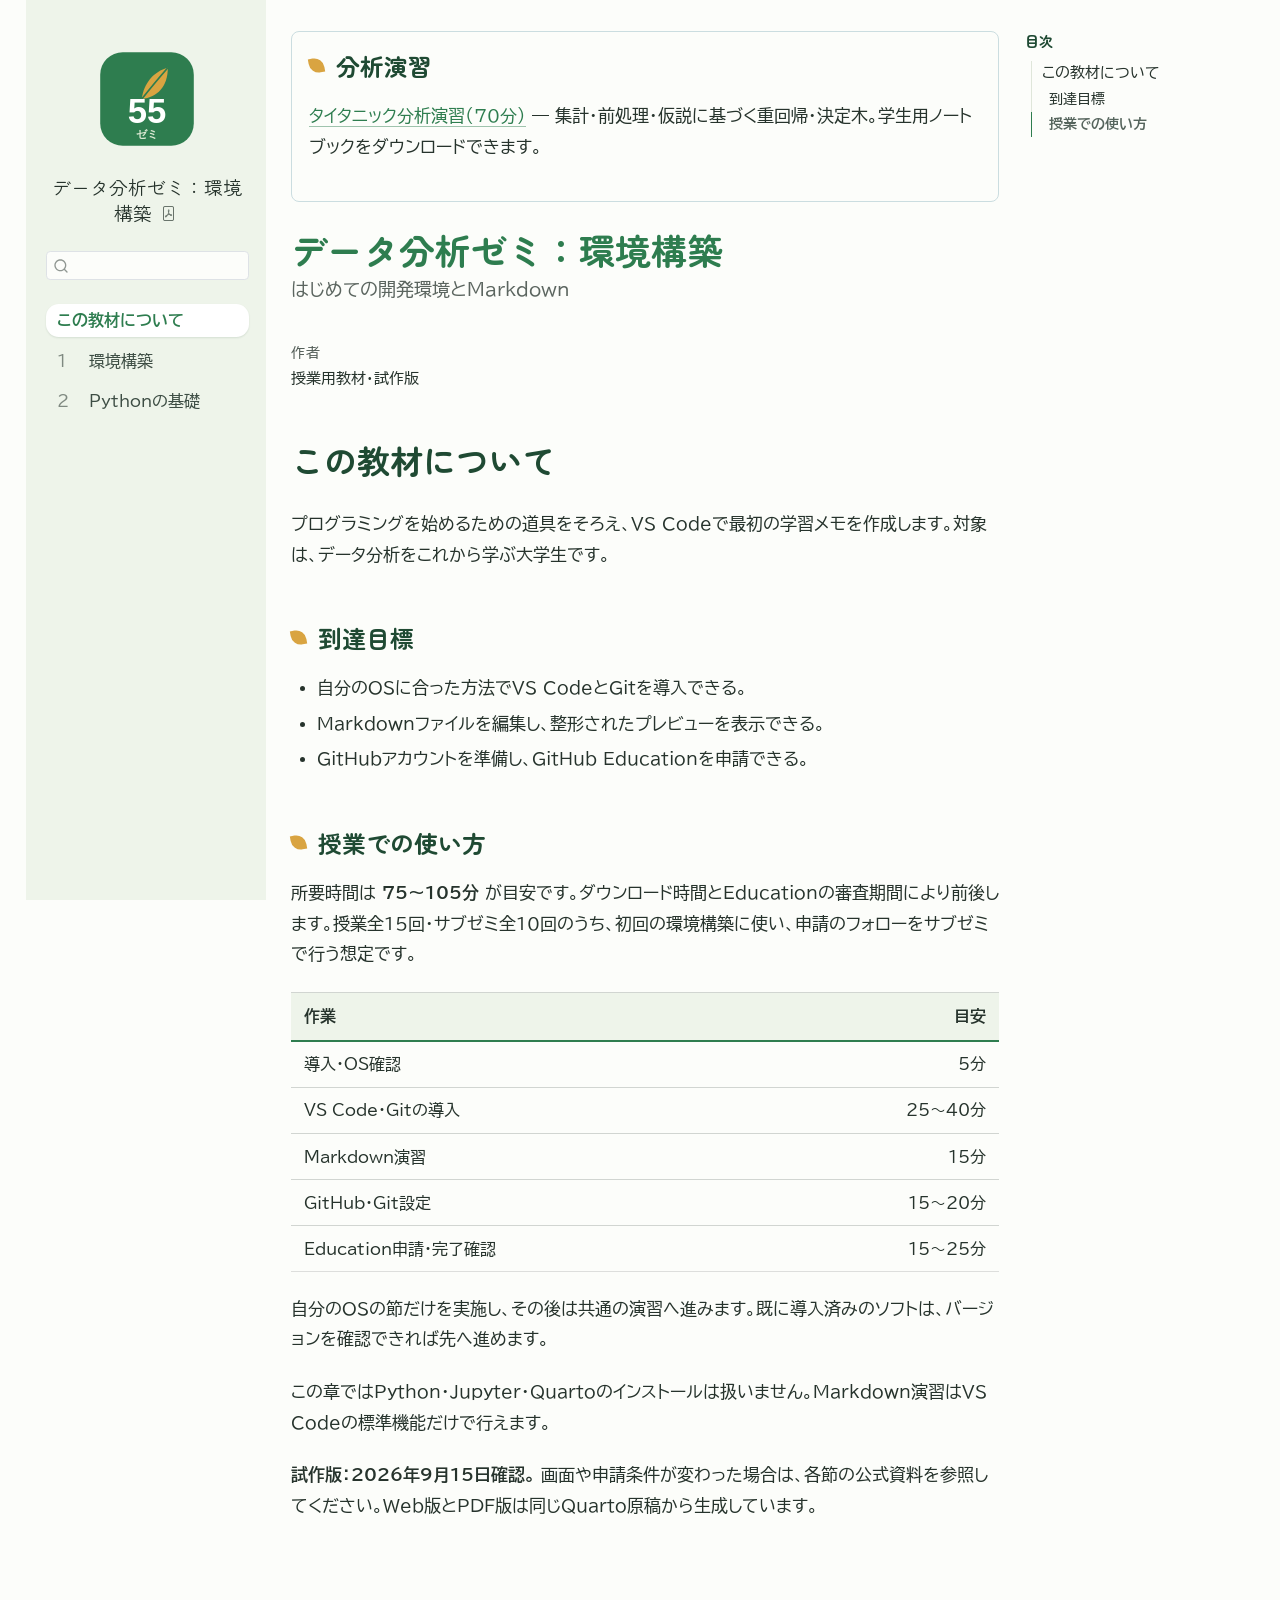
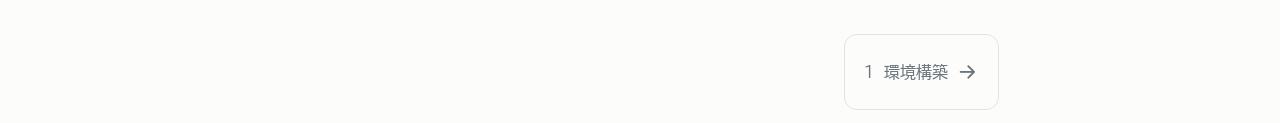
<file: index.html>
<!DOCTYPE html>
<html xmlns="http://www.w3.org/1999/xhtml" lang="ja" xml:lang="ja"><head>

<meta charset="utf-8">
<meta name="generator" content="quarto-1.10.18">

<meta name="viewport" content="width=device-width, initial-scale=1.0, user-scalable=yes">

<meta name="author" content="授業用教材・試作版">

<title>データ分析ゼミ：環境構築</title>
<style>
/* Default styles provided by pandoc.
** See https://pandoc.org/MANUAL.html#variables-for-html for config info.
*/
span.smallcaps{font-variant: small-caps;}
div.columns{display: flex; gap: 1.5em;}
div.column{flex: auto;}
@media screen {
div.columns{gap: min(4vw, 1.5em);}
div.column{overflow-x: auto;}
}
div.hanging-indent{margin-left: 1.5em; text-indent: -1.5em;}
ul.task-list{list-style: none;}
ul.task-list li input[type="checkbox"] {
  width: 0.8em;
  margin: 0 0.8em 0.2em -1em; /* quarto-specific, see https://github.com/quarto-dev/quarto-cli/issues/4556 */ 
  vertical-align: middle;
}
</style>


<script src="site_libs/quarto-nav/quarto-nav.js"></script>
<script src="site_libs/quarto-nav/headroom.min.js"></script>
<script src="site_libs/clipboard/clipboard.min.js"></script>
<script src="site_libs/quarto-search/autocomplete.umd.js"></script>
<script src="site_libs/quarto-search/fuse.min.js"></script>
<script src="site_libs/quarto-search/quarto-search.js"></script>
<meta name="quarto:offset" content="./">
<link href="./lesson/environment-setup.html" rel="next">
<script src="site_libs/quarto-html/quarto.js" type="module"></script>
<script src="site_libs/quarto-html/tabsets/tabsets.js" type="module"></script>
<script src="site_libs/quarto-html/popper.min.js"></script>
<script src="site_libs/quarto-html/tippy.umd.min.js"></script>
<script src="site_libs/quarto-html/anchor.min.js"></script>
<link href="site_libs/quarto-html/tippy.css" rel="stylesheet">
<link href="site_libs/quarto-html/quarto-syntax-highlighting-a277fc7c0b5572c02727048f32503fbf.css" rel="stylesheet" id="quarto-text-highlighting-styles">
<script src="site_libs/bootstrap/bootstrap.min.js"></script>
<link href="site_libs/bootstrap/bootstrap-icons.css" rel="stylesheet">
<link href="site_libs/bootstrap/bootstrap-1fc17faf87dfba659ec2708af60eecc0.min.css" rel="stylesheet" append-hash="true" id="quarto-bootstrap" data-mode="light">
<script id="quarto-search-options" type="application/json">{
  "location": "sidebar",
  "copy-button": false,
  "collapse-after": 3,
  "panel-placement": "start",
  "type": "textbox",
  "limit": 50,
  "keyboard-shortcut": [
    "f",
    "/",
    "s"
  ],
  "show-item-context": false,
  "language": {
    "search-no-results-text": "一致なし",
    "search-matching-documents-text": "一致した文書",
    "search-copy-link-title": "検索へのリンクをコピー",
    "search-hide-matches-text": "追加の検索結果を非表示",
    "search-more-match-text": "追加の検索結果",
    "search-more-matches-text": "追加の検索結果",
    "search-clear-button-title": "消去",
    "search-text-placeholder": "",
    "search-detached-cancel-button-title": "取消",
    "search-submit-button-title": "検索",
    "search-label": "サーチ"
  }
}</script>


</head>

<body class="nav-sidebar floating quarto-light">

<div id="quarto-search-results"></div>
  <header id="quarto-header" class="headroom fixed-top">
  <nav class="quarto-secondary-nav">
    <div class="container-fluid d-flex">
      <button type="button" class="quarto-btn-toggle btn" data-bs-toggle="collapse" role="button" data-bs-target=".quarto-sidebar-collapse-item" aria-controls="quarto-sidebar" aria-expanded="false" aria-label="サイドバーを切り替える" onclick="if (window.quartoToggleHeadroom) { window.quartoToggleHeadroom(); }">
        <i class="bi bi-layout-text-sidebar-reverse"></i>
      </button>
        <nav class="quarto-page-breadcrumbs" aria-label="breadcrumb"><ol class="breadcrumb"><li class="breadcrumb-item"><a href="./index.html">この教材について</a></li></ol></nav>
        <a class="flex-grow-1" role="navigation" data-bs-toggle="collapse" data-bs-target=".quarto-sidebar-collapse-item" aria-controls="quarto-sidebar" aria-expanded="false" aria-label="サイドバーを切り替える" onclick="if (window.quartoToggleHeadroom) { window.quartoToggleHeadroom(); }">      
        </a>
      <button type="button" class="btn quarto-search-button" aria-label="サーチ" onclick="window.quartoOpenSearch();">
        <i class="bi bi-search"></i>
      </button>
    </div>
  </nav>
</header>
<!-- content -->
<div id="quarto-content" class="quarto-container page-columns page-rows-contents page-layout-article">
<!-- sidebar -->
  <nav id="quarto-sidebar" class="sidebar collapse collapse-horizontal quarto-sidebar-collapse-item sidebar-navigation floating overflow-auto">
    <div class="pt-lg-2 mt-2 text-left sidebar-header sidebar-header-stacked">
      <a href="./index.html" class="sidebar-logo-link">
      <img src="./images/logo-wakaba.svg" alt="" class="sidebar-logo light-content py-0 d-lg-inline d-none">
      <img src="./images/logo-wakaba.svg" alt="" class="sidebar-logo dark-content py-0 d-lg-inline d-none">
      </a>
    <div class="sidebar-title mb-0 py-0">
      <a href="./">データ分析ゼミ：環境構築</a> 
        <div class="sidebar-tools-main">
    <a href="./データ分析ゼミ：環境構築.pdf" title="Download PDF" class="quarto-navigation-tool px-1" aria-label="Download PDF"><i class="bi bi-file-pdf"></i></a>
</div>
    </div>
      </div>
        <div class="mt-2 flex-shrink-0 align-items-center">
        <div class="sidebar-search">
        <div id="quarto-search" class="" title="サーチ"></div>
        </div>
        </div>
    <div class="sidebar-menu-container"> 
    <ul class="list-unstyled mt-1">
        <li class="sidebar-item">
  <div class="sidebar-item-container"> 
  <a href="./index.html" class="sidebar-item-text sidebar-link active">
 <span class="menu-text">この教材について</span></a>
  </div>
</li>
        <li class="sidebar-item">
  <div class="sidebar-item-container"> 
  <a href="./lesson/environment-setup.html" class="sidebar-item-text sidebar-link">
 <span class="menu-text"><span class="chapter-number">1</span>&nbsp; <span class="chapter-title">環境構築</span></span></a>
  </div>
</li>
        <li class="sidebar-item">
  <div class="sidebar-item-container"> 
  <a href="./lesson/python-basics.html" class="sidebar-item-text sidebar-link">
 <span class="menu-text"><span class="chapter-number">2</span>&nbsp; <span class="chapter-title">Pythonの基礎</span></span></a>
  </div>
</li>
    </ul>
    </div>
</nav>
<div id="quarto-sidebar-glass" class="quarto-sidebar-collapse-item" data-bs-toggle="collapse" data-bs-target=".quarto-sidebar-collapse-item"></div>
<!-- margin-sidebar -->
    <div id="quarto-margin-sidebar" class="sidebar margin-sidebar">
        <nav id="TOC" role="doc-toc" class="toc-active">
    <h2 id="toc-title">目次</h2>
   
  <ul class="collapse">
  <li><a href="#この教材について" id="toc-この教材について" class="nav-link active" data-scroll-target="#この教材について">この教材について</a>
  <ul class="collapse">
  <li><a href="#到達目標" id="toc-到達目標" class="nav-link" data-scroll-target="#到達目標">到達目標</a></li>
  <li><a href="#授業での使い方" id="toc-授業での使い方" class="nav-link" data-scroll-target="#授業での使い方">授業での使い方</a></li>
  </ul></li>
  </ul>
</nav>
    </div>
<!-- main -->
<main class="content" id="quarto-document-content">
<section aria-label="分析演習" style="padding:1rem;border:1px solid #cbdde0;border-radius:8px;margin-bottom:1.5rem"><h2>分析演習</h2><p><a href="./lesson/titanic.html">タイタニック分析演習（70分）</a> — 集計・前処理・仮説に基づく重回帰・決定木。学生用ノートブックをダウンロードできます。</p></section>

<header id="title-block-header" class="quarto-title-block default">
<div class="quarto-title">
<h1 class="title">データ分析ゼミ：環境構築</h1>
<p class="subtitle lead">はじめての開発環境とMarkdown</p>
</div>



<div class="quarto-title-meta">

    <div>
    <div class="quarto-title-meta-heading">作者</div>
    <div class="quarto-title-meta-contents">
             <p>授業用教材・試作版 </p>
          </div>
  </div>
    
  
    
  </div>
  


</header>


<section id="この教材について" class="level1 unnumbered">
<h1 class="unnumbered">この教材について</h1>
<p>プログラミングを始めるための道具をそろえ、VS Codeで最初の学習メモを作成します。対象は、データ分析をこれから学ぶ大学生です。</p>
<section id="到達目標" class="level2 unnumbered">
<h2 class="unnumbered anchored" data-anchor-id="到達目標">到達目標</h2>
<ul>
<li>自分のOSに合った方法でVS CodeとGitを導入できる。</li>
<li>Markdownファイルを編集し、整形されたプレビューを表示できる。</li>
<li>GitHubアカウントを準備し、GitHub Educationを申請できる。</li>
</ul>
</section>
<section id="授業での使い方" class="level2 unnumbered">
<h2 class="unnumbered anchored" data-anchor-id="授業での使い方">授業での使い方</h2>
<p>所要時間は <strong>75〜105分</strong> が目安です。ダウンロード時間とEducationの審査期間により前後します。授業全15回・サブゼミ全10回のうち、初回の環境構築に使い、申請のフォローをサブゼミで行う想定です。</p>
<table class="caption-top table">
<thead>
<tr class="header">
<th>作業</th>
<th style="text-align: right;">目安</th>
</tr>
</thead>
<tbody>
<tr class="odd">
<td>導入・OS確認</td>
<td style="text-align: right;">5分</td>
</tr>
<tr class="even">
<td>VS Code・Gitの導入</td>
<td style="text-align: right;">25〜40分</td>
</tr>
<tr class="odd">
<td>Markdown演習</td>
<td style="text-align: right;">15分</td>
</tr>
<tr class="even">
<td>GitHub・Git設定</td>
<td style="text-align: right;">15〜20分</td>
</tr>
<tr class="odd">
<td>Education申請・完了確認</td>
<td style="text-align: right;">15〜25分</td>
</tr>
</tbody>
</table>
<p>自分のOSの節だけを実施し、その後は共通の演習へ進みます。既に導入済みのソフトは、バージョンを確認できれば先へ進めます。</p>
<p>この章ではPython・Jupyter・Quartoのインストールは扱いません。Markdown演習はVS Codeの標準機能だけで行えます。</p>
<p><strong>試作版：2026年9月15日確認。</strong> 画面や申請条件が変わった場合は、各節の公式資料を参照してください。Web版とPDF版は同じQuarto原稿から生成しています。</p>


</section>
</section>

</main> <!-- /main -->
<script id="quarto-html-after-body" type="application/javascript">
  window.document.addEventListener("DOMContentLoaded", function (event) {
    const icon = "";
    const anchorJS = new window.AnchorJS();
    anchorJS.options = {
      placement: 'right',
      icon: icon
    };
    anchorJS.add('.anchored');
    const isCodeAnnotation = (el) => {
      for (const clz of el.classList) {
        if (clz.startsWith('code-annotation-')) {                     
          return true;
        }
      }
      return false;
    }
    const onCopySuccess = function(e) {
      // button target
      const button = e.trigger;
      // don't keep focus
      button.blur();
      // flash "checked"
      button.classList.add('code-copy-button-checked');
      var currentTitle = button.getAttribute("title");
      button.setAttribute("title", "コピーしました");
      let tooltip;
      if (window.bootstrap) {
        button.setAttribute("data-bs-toggle", "tooltip");
        button.setAttribute("data-bs-placement", "left");
        button.setAttribute("data-bs-title", "コピーしました");
        tooltip = new bootstrap.Tooltip(button, 
          { trigger: "manual", 
            customClass: "code-copy-button-tooltip",
            offset: [0, -8]});
        tooltip.show();    
      }
      setTimeout(function() {
        if (tooltip) {
          tooltip.hide();
          button.removeAttribute("data-bs-title");
          button.removeAttribute("data-bs-toggle");
          button.removeAttribute("data-bs-placement");
        }
        button.setAttribute("title", currentTitle);
        button.classList.remove('code-copy-button-checked');
      }, 1000);
      // clear code selection
      e.clearSelection();
    }
    const getTextToCopy = function(trigger) {
      const outerScaffold = trigger.parentElement.cloneNode(true);
      const codeEl = outerScaffold.querySelector('code');
      for (const childEl of codeEl.children) {
        if (isCodeAnnotation(childEl)) {
          childEl.remove();
        }
      }
      return codeEl.innerText;
    }
    const clipboard = new window.ClipboardJS('.code-copy-button:not([data-in-quarto-modal])', {
      text: getTextToCopy
    });
    clipboard.on('success', onCopySuccess);
    if (window.document.getElementById('quarto-embedded-source-code-modal')) {
      const clipboardModal = new window.ClipboardJS('.code-copy-button[data-in-quarto-modal]', {
        text: getTextToCopy,
        container: window.document.getElementById('quarto-embedded-source-code-modal')
      });
      clipboardModal.on('success', onCopySuccess);
    }
      var localhostRegex = new RegExp(/^(?:http|https):\/\/localhost\:?[0-9]*\//);
      var mailtoRegex = new RegExp(/^mailto:/);
        var filterRegex = new RegExp('/' + window.location.host + '/');
      var isInternal = (href) => {
          return filterRegex.test(href) || localhostRegex.test(href) || mailtoRegex.test(href);
      }
      // Inspect non-navigation links and adorn them if external
     var links = window.document.querySelectorAll('a[href]:not(.nav-link):not(.navbar-brand):not(.toc-action):not(.sidebar-link):not(.sidebar-item-toggle):not(.pagination-link):not(.no-external):not([aria-hidden]):not(.dropdown-item):not(.quarto-navigation-tool):not(.about-link)');
      for (var i=0; i<links.length; i++) {
        const link = links[i];
        if (!isInternal(link.href)) {
          // undo the damage that might have been done by quarto-nav.js in the case of
          // links that we want to consider external
          if (link.dataset.originalHref !== undefined) {
            link.href = link.dataset.originalHref;
          }
        }
      }
    function tippyHover(el, contentFn, onTriggerFn, onUntriggerFn) {
      const config = {
        allowHTML: true,
        maxWidth: 500,
        delay: 100,
        arrow: false,
        appendTo: function(el) {
            return el.parentElement;
        },
        interactive: true,
        interactiveBorder: 10,
        theme: 'quarto',
        placement: 'bottom-start',
      };
      if (contentFn) {
        config.content = contentFn;
      }
      if (onTriggerFn) {
        config.onTrigger = onTriggerFn;
      }
      if (onUntriggerFn) {
        config.onUntrigger = onUntriggerFn;
      }
      window.tippy(el, config); 
    }
    const noterefs = window.document.querySelectorAll('a[role="doc-noteref"]');
    for (var i=0; i<noterefs.length; i++) {
      const ref = noterefs[i];
      tippyHover(ref, function() {
        // use id or data attribute instead here
        let href = ref.getAttribute('data-footnote-href') || ref.getAttribute('href');
        try { href = new URL(href).hash; } catch {}
        const id = href.replace(/^#\/?/, "");
        const note = window.document.getElementById(id);
        if (note) {
          return note.innerHTML;
        } else {
          return "";
        }
      });
    }
    const xrefs = window.document.querySelectorAll('a.quarto-xref');
    const processXRef = (id, note) => {
      // Strip column container classes
      const stripColumnClz = (el) => {
        el.classList.remove("page-full", "page-columns");
        if (el.children) {
          for (const child of el.children) {
            stripColumnClz(child);
          }
        }
      }
      stripColumnClz(note)
      if (id === null || id.startsWith('sec-')) {
        // Special case sections, only their first couple elements
        const container = document.createElement("div");
        if (note.children && note.children.length > 2) {
          container.appendChild(note.children[0].cloneNode(true));
          for (let i = 1; i < note.children.length; i++) {
            const child = note.children[i];
            if (child.tagName === "P" && child.innerText === "") {
              continue;
            } else {
              container.appendChild(child.cloneNode(true));
              break;
            }
          }
          if (window.Quarto?.typesetMath) {
            window.Quarto.typesetMath(container);
          }
          return container.innerHTML
        } else {
          if (window.Quarto?.typesetMath) {
            window.Quarto.typesetMath(note);
          }
          return note.innerHTML;
        }
      } else {
        // Remove any anchor links if they are present
        const anchorLink = note.querySelector('a.anchorjs-link');
        if (anchorLink) {
          anchorLink.remove();
        }
        if (window.Quarto?.typesetMath) {
          window.Quarto.typesetMath(note);
        }
        if (note.classList.contains("callout")) {
          return note.outerHTML;
        } else {
          return note.innerHTML;
        }
      }
    }
    for (var i=0; i<xrefs.length; i++) {
      const xref = xrefs[i];
      tippyHover(xref, undefined, function(instance) {
        instance.disable();
        let url = xref.getAttribute('href');
        let hash = undefined; 
        if (url.startsWith('#')) {
          hash = url;
        } else {
          try { hash = new URL(url).hash; } catch {}
        }
        if (hash) {
          const id = hash.replace(/^#\/?/, "");
          const note = window.document.getElementById(id);
          if (note !== null) {
            try {
              const html = processXRef(id, note.cloneNode(true));
              instance.setContent(html);
            } finally {
              instance.enable();
              instance.show();
            }
          } else {
            // See if we can fetch this
            fetch(url.split('#')[0])
            .then(res => res.text())
            .then(html => {
              const parser = new DOMParser();
              const htmlDoc = parser.parseFromString(html, "text/html");
              const note = htmlDoc.getElementById(id);
              if (note !== null) {
                const html = processXRef(id, note);
                instance.setContent(html);
              } 
            }).finally(() => {
              instance.enable();
              instance.show();
            });
          }
        } else {
          // See if we can fetch a full url (with no hash to target)
          // This is a special case and we should probably do some content thinning / targeting
          fetch(url)
          .then(res => res.text())
          .then(html => {
            const parser = new DOMParser();
            const htmlDoc = parser.parseFromString(html, "text/html");
            const note = htmlDoc.querySelector('main.content');
            if (note !== null) {
              // This should only happen for chapter cross references
              // (since there is no id in the URL)
              // remove the first header
              if (note.children.length > 0 && note.children[0].tagName === "HEADER") {
                note.children[0].remove();
              }
              const html = processXRef(null, note);
              instance.setContent(html);
            } 
          }).finally(() => {
            instance.enable();
            instance.show();
          });
        }
      }, function(instance) {
      });
    }
        let selectedAnnoteEl;
        const selectorForAnnotation = ( cell, annotation) => {
          let cellAttr = 'data-code-cell="' + cell + '"';
          let lineAttr = 'data-code-annotation="' +  annotation + '"';
          const selector = 'span[' + cellAttr + '][' + lineAttr + ']';
          return selector;
        }
        const selectCodeLines = (annoteEl) => {
          const doc = window.document;
          const targetCell = annoteEl.getAttribute("data-target-cell");
          const targetAnnotation = annoteEl.getAttribute("data-target-annotation");
          const annoteSpan = window.document.querySelector(selectorForAnnotation(targetCell, targetAnnotation));
          const lines = annoteSpan.getAttribute("data-code-lines").split(",");
          const lineIds = lines.map((line) => {
            return targetCell + "-" + line;
          })
          let top = null;
          let height = null;
          let parent = null;
          if (lineIds.length > 0) {
              //compute the position of the single el (top and bottom and make a div)
              const el = window.document.getElementById(lineIds[0]);
              top = el.offsetTop;
              height = el.offsetHeight;
              parent = el.parentElement.parentElement;
            if (lineIds.length > 1) {
              const lastEl = window.document.getElementById(lineIds[lineIds.length - 1]);
              const bottom = lastEl.offsetTop + lastEl.offsetHeight;
              height = bottom - top;
            }
            if (top !== null && height !== null && parent !== null) {
              // cook up a div (if necessary) and position it 
              let div = window.document.getElementById("code-annotation-line-highlight");
              if (div === null) {
                div = window.document.createElement("div");
                div.setAttribute("id", "code-annotation-line-highlight");
                div.style.position = 'absolute';
                parent.appendChild(div);
              }
              div.style.top = top - 2 + "px";
              div.style.height = height + 4 + "px";
              div.style.left = 0;
              let gutterDiv = window.document.getElementById("code-annotation-line-highlight-gutter");
              if (gutterDiv === null) {
                gutterDiv = window.document.createElement("div");
                gutterDiv.setAttribute("id", "code-annotation-line-highlight-gutter");
                gutterDiv.style.position = 'absolute';
                const codeCell = window.document.getElementById(targetCell);
                const gutter = codeCell.querySelector('.code-annotation-gutter');
                gutter.appendChild(gutterDiv);
              }
              gutterDiv.style.top = top - 2 + "px";
              gutterDiv.style.height = height + 4 + "px";
            }
            selectedAnnoteEl = annoteEl;
          }
        };
        const unselectCodeLines = () => {
          const elementsIds = ["code-annotation-line-highlight", "code-annotation-line-highlight-gutter"];
          elementsIds.forEach((elId) => {
            const div = window.document.getElementById(elId);
            if (div) {
              div.remove();
            }
          });
          selectedAnnoteEl = undefined;
        };
          // Handle positioning of the toggle
      window.addEventListener(
        "resize",
        throttle(() => {
          elRect = undefined;
          if (selectedAnnoteEl) {
            selectCodeLines(selectedAnnoteEl);
          }
        }, 10)
      );
      function throttle(fn, ms) {
      let throttle = false;
      let timer;
        return (...args) => {
          if(!throttle) { // first call gets through
              fn.apply(this, args);
              throttle = true;
          } else { // all the others get throttled
              if(timer) clearTimeout(timer); // cancel #2
              timer = setTimeout(() => {
                fn.apply(this, args);
                timer = throttle = false;
              }, ms);
          }
        };
      }
        // Attach click handler to the DT
        const annoteDls = window.document.querySelectorAll('dt[data-target-cell]');
        for (const annoteDlNode of annoteDls) {
          annoteDlNode.addEventListener('click', (event) => {
            const clickedEl = event.target;
            if (clickedEl !== selectedAnnoteEl) {
              unselectCodeLines();
              const activeEl = window.document.querySelector('dt[data-target-cell].code-annotation-active');
              if (activeEl) {
                activeEl.classList.remove('code-annotation-active');
              }
              selectCodeLines(clickedEl);
              clickedEl.classList.add('code-annotation-active');
            } else {
              // Unselect the line
              unselectCodeLines();
              clickedEl.classList.remove('code-annotation-active');
            }
          });
        }
    const findCites = (el) => {
      const parentEl = el.parentElement;
      if (parentEl) {
        const cites = parentEl.dataset.cites;
        if (cites) {
          return {
            el,
            cites: cites.split(' ')
          };
        } else {
          return findCites(el.parentElement)
        }
      } else {
        return undefined;
      }
    };
    var bibliorefs = window.document.querySelectorAll('a[role="doc-biblioref"]');
    for (var i=0; i<bibliorefs.length; i++) {
      const ref = bibliorefs[i];
      const citeInfo = findCites(ref);
      if (citeInfo) {
        tippyHover(citeInfo.el, function() {
          var popup = window.document.createElement('div');
          citeInfo.cites.forEach(function(cite) {
            var citeDiv = window.document.createElement('div');
            citeDiv.classList.add('hanging-indent');
            citeDiv.classList.add('csl-entry');
            var biblioDiv = window.document.getElementById('ref-' + cite);
            if (biblioDiv) {
              citeDiv.innerHTML = biblioDiv.innerHTML;
            }
            popup.appendChild(citeDiv);
          });
          return popup.innerHTML;
        });
      }
    }
  });
  </script>
<nav class="page-navigation">
  <div class="nav-page nav-page-previous">
  </div>
  <div class="nav-page nav-page-next">
      <a href="./lesson/environment-setup.html" class="pagination-link" aria-label="環境構築">
        <span class="nav-page-text"><span class="chapter-number">1</span>&nbsp; <span class="chapter-title">環境構築</span></span> <i class="bi bi-arrow-right-short"></i>
      </a>
  </div>
</nav>
</div> <!-- /content -->




</body></html>
</file>
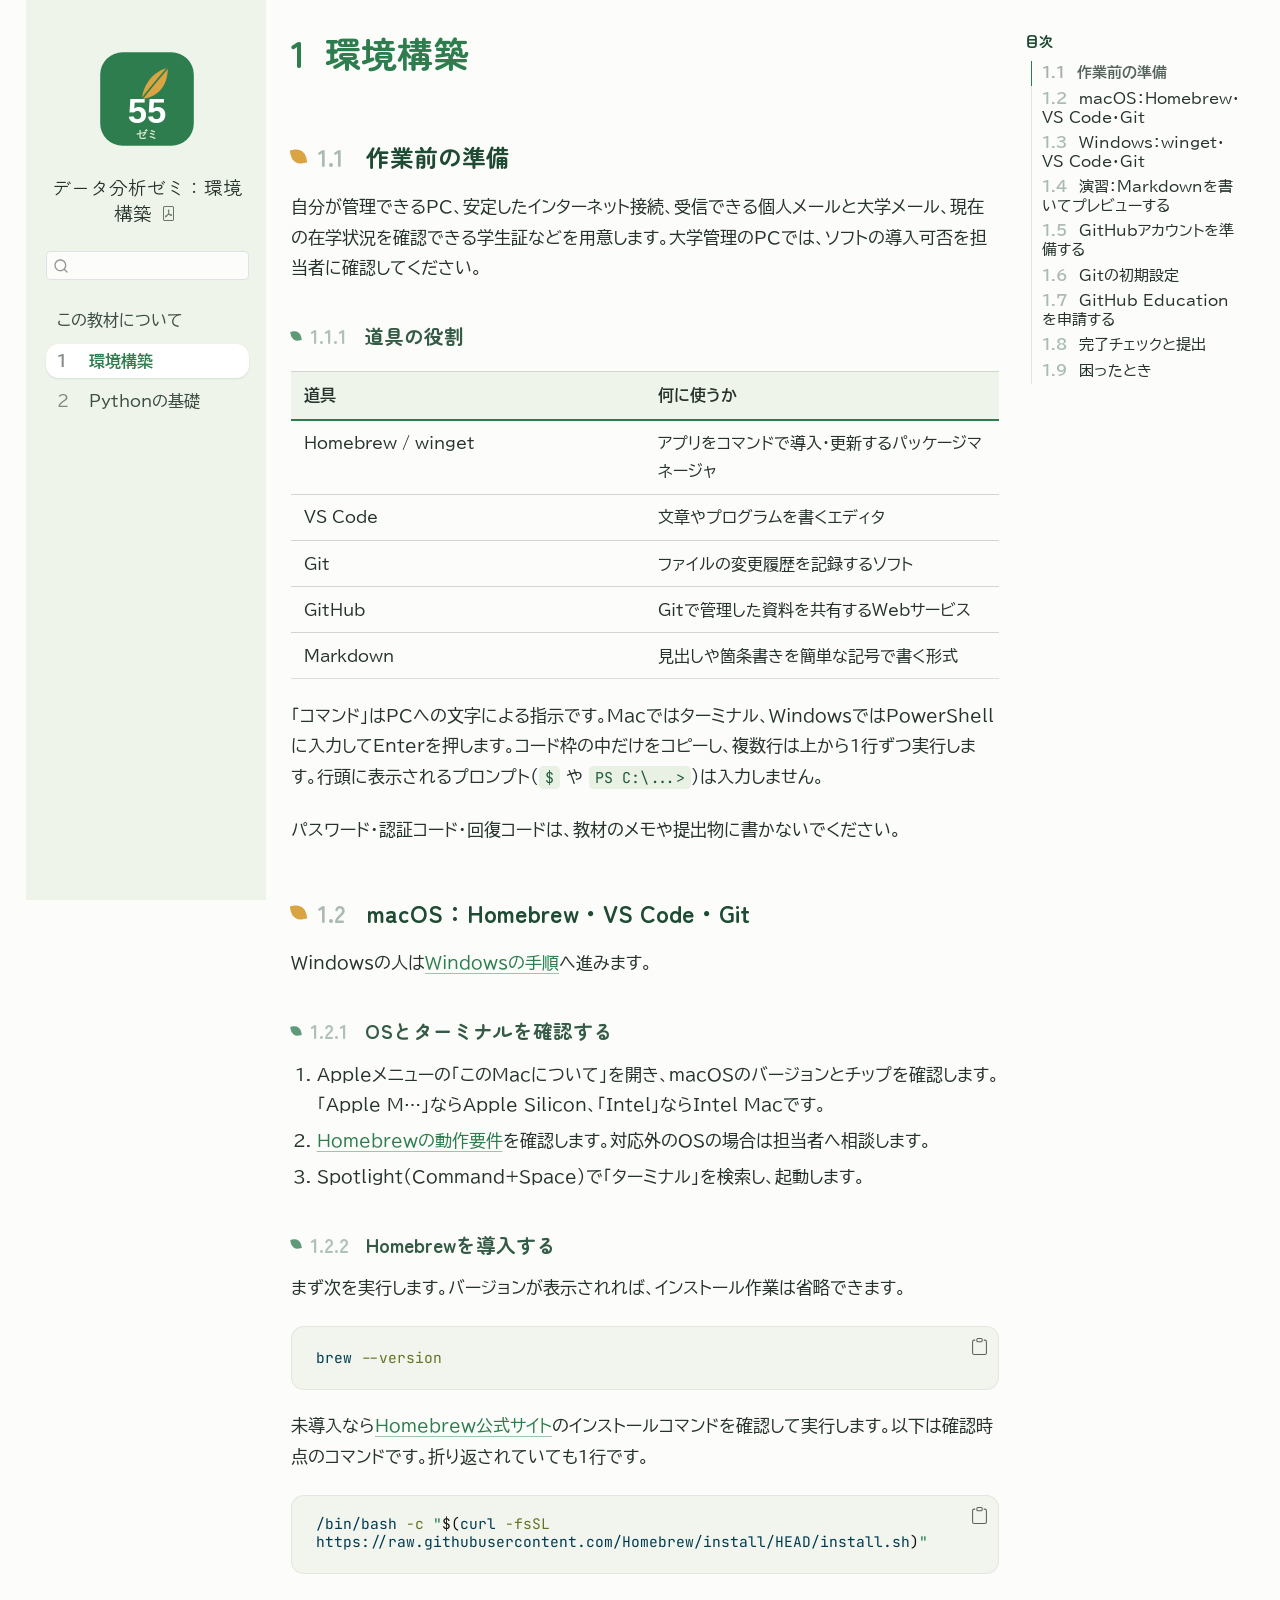
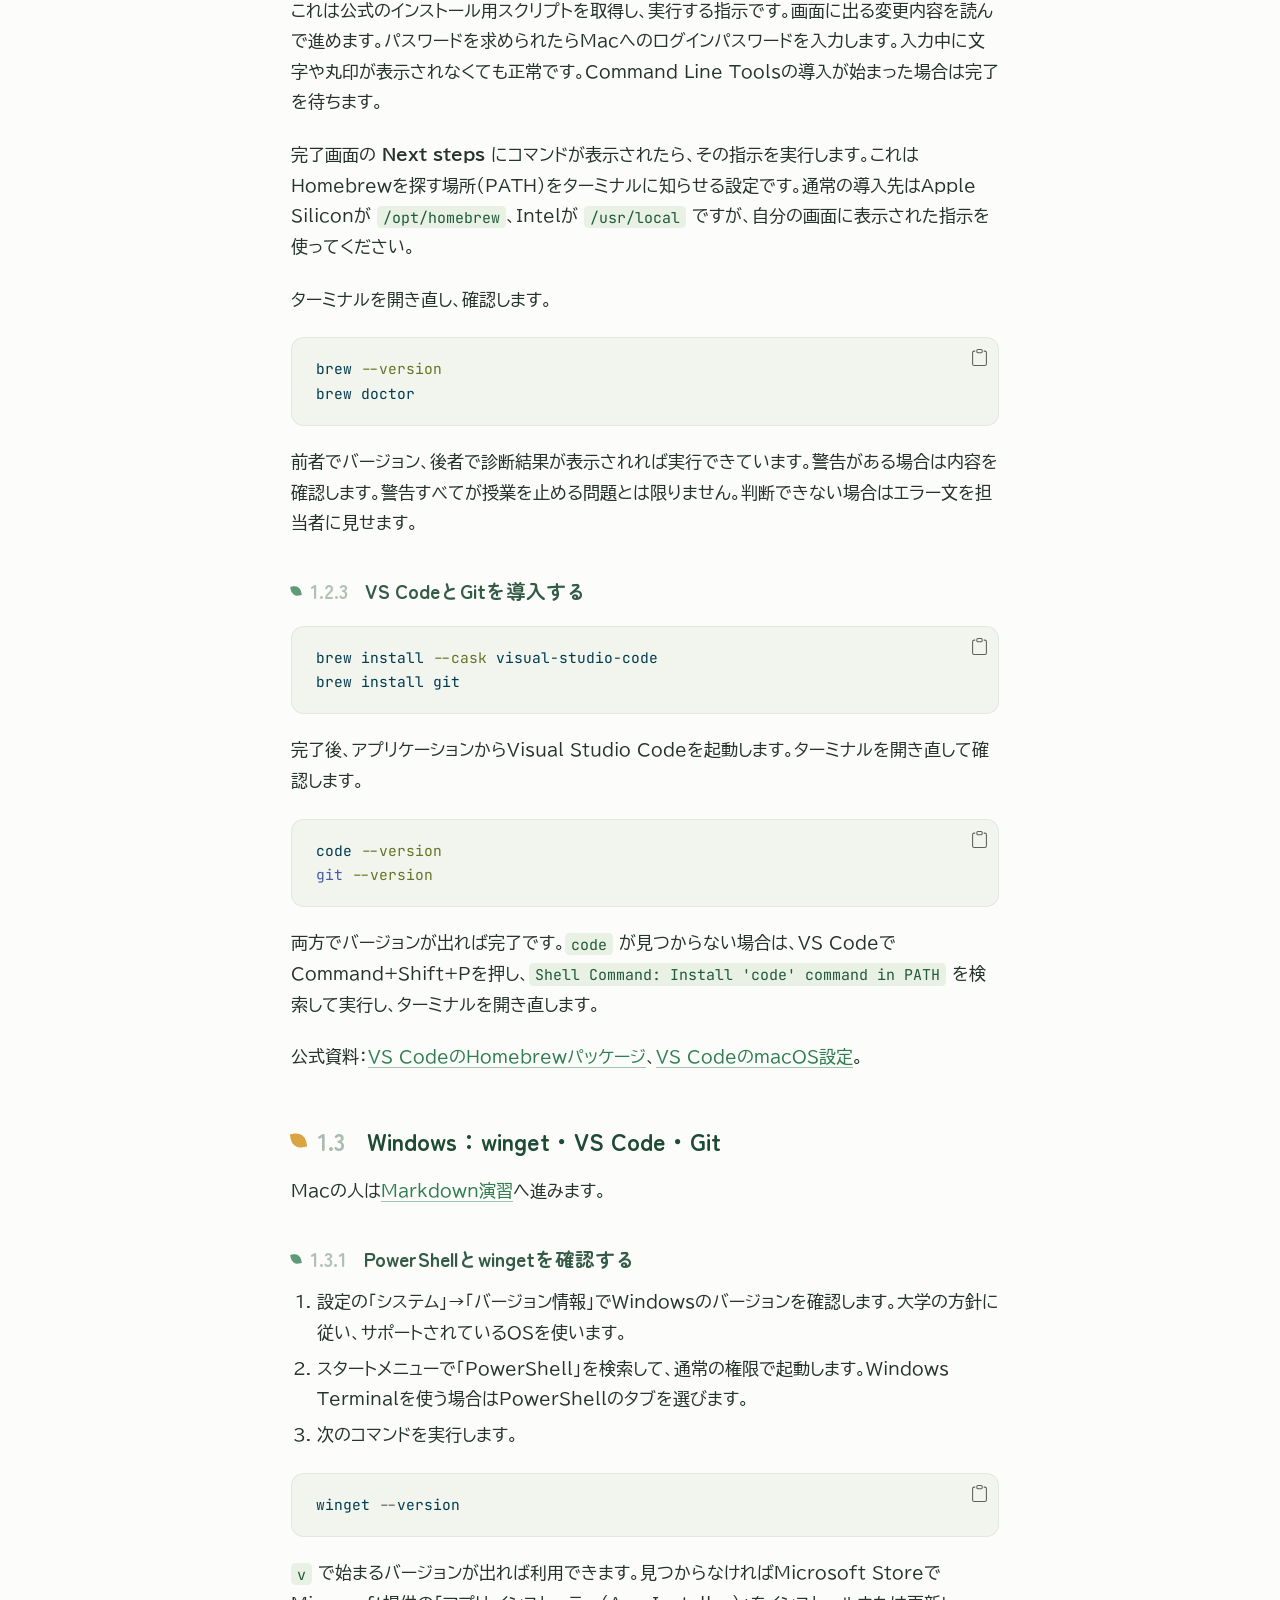
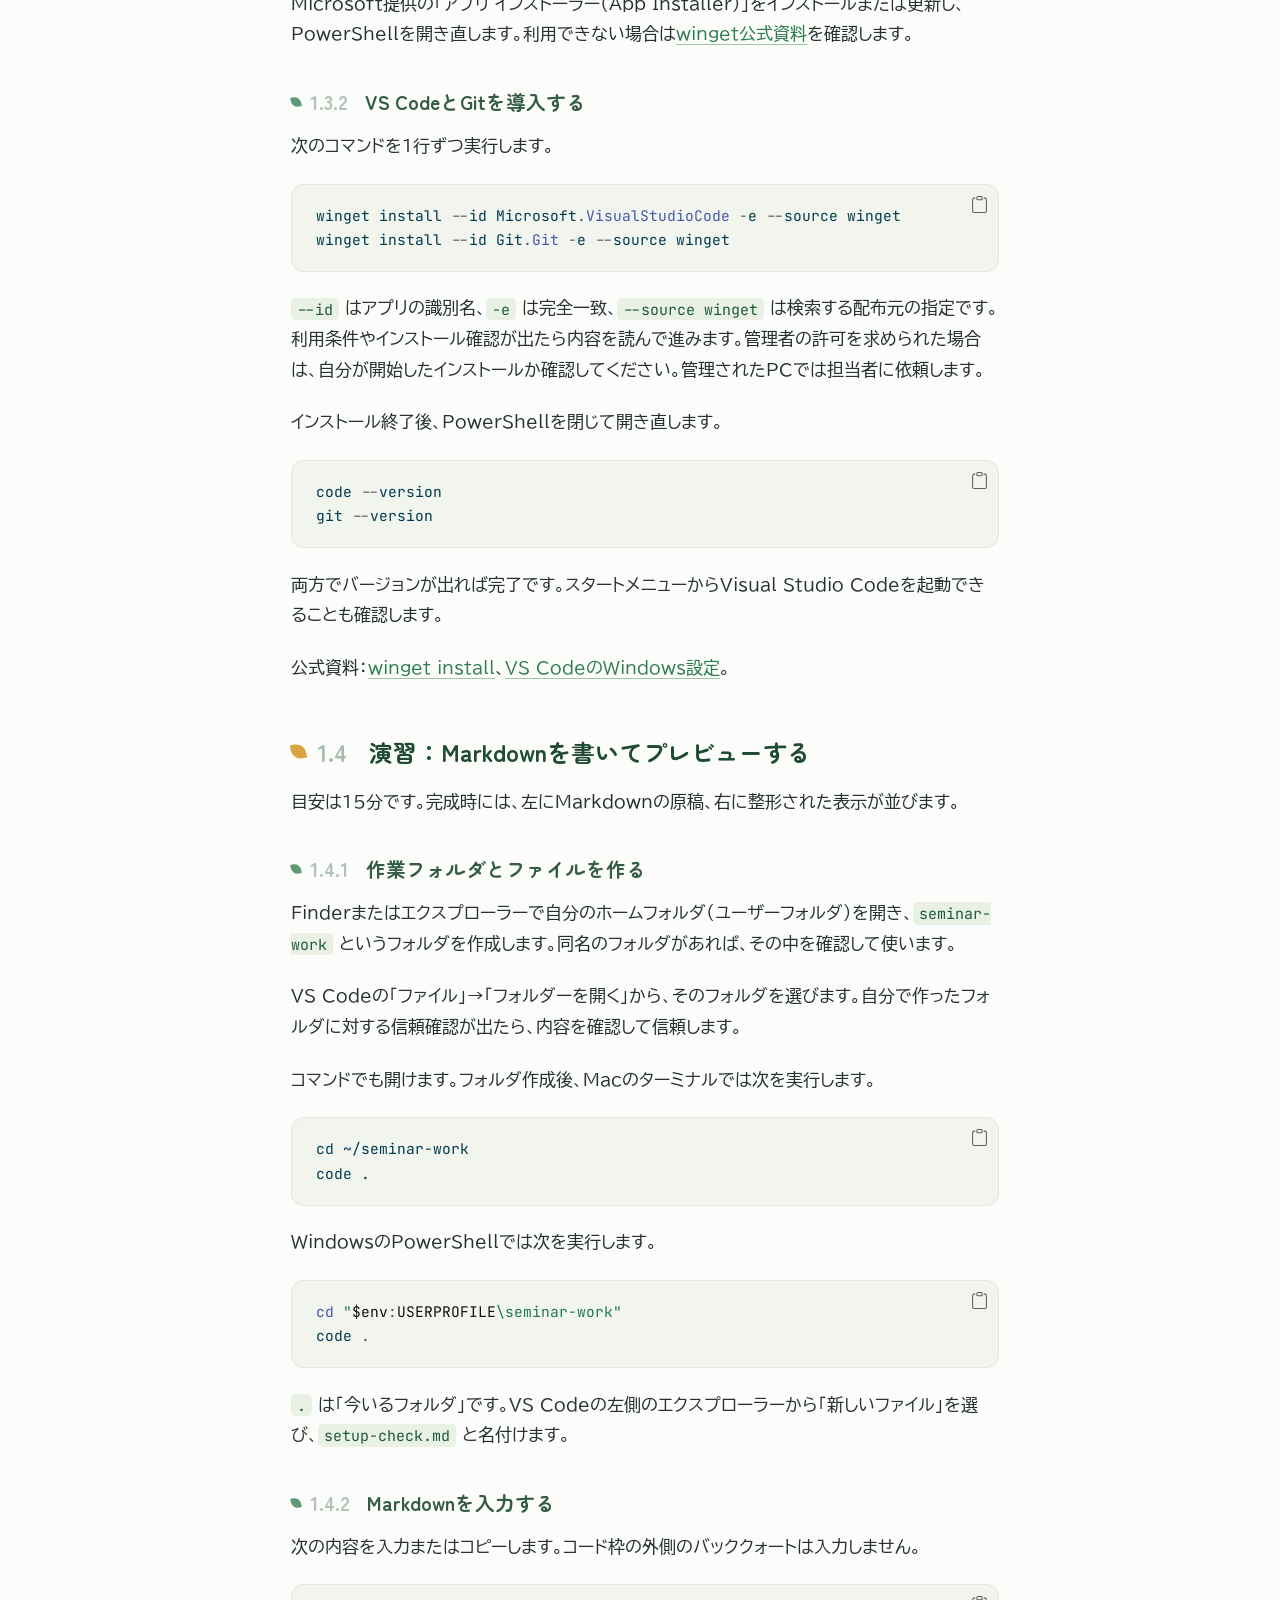
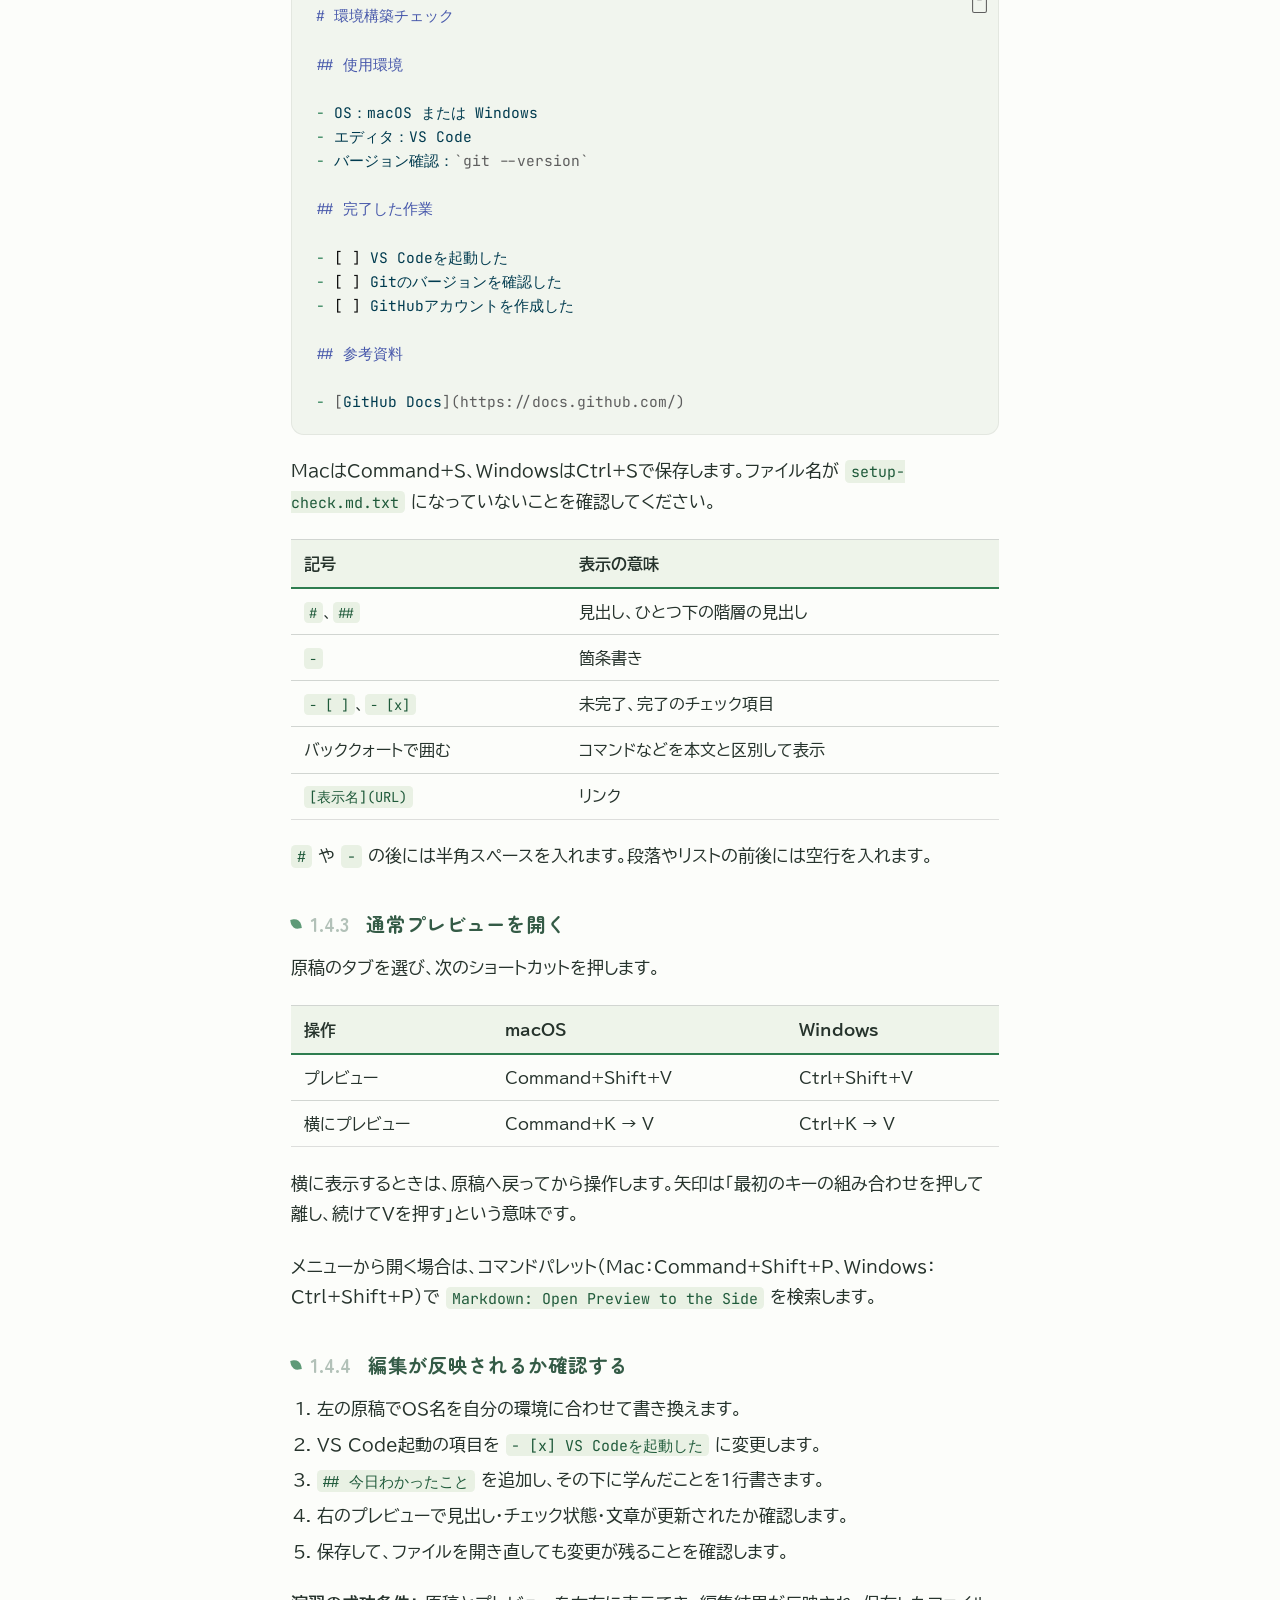
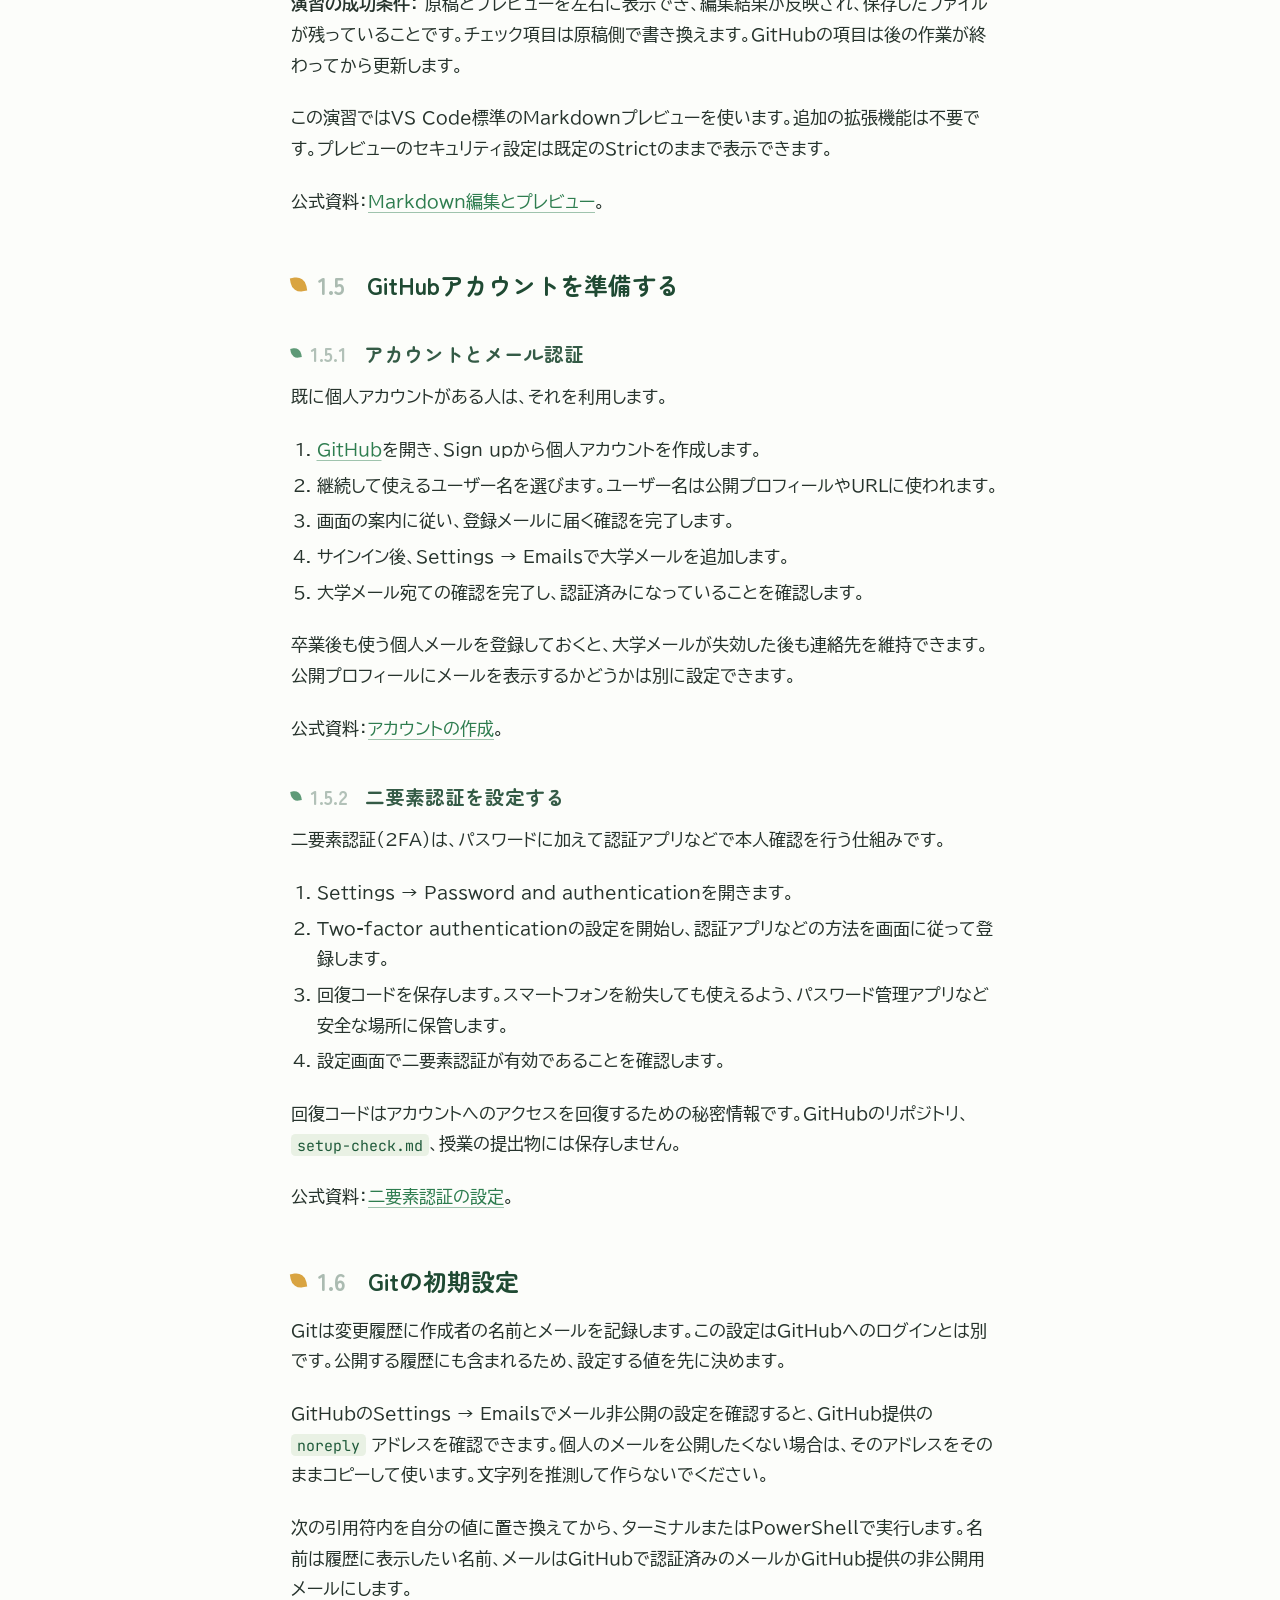
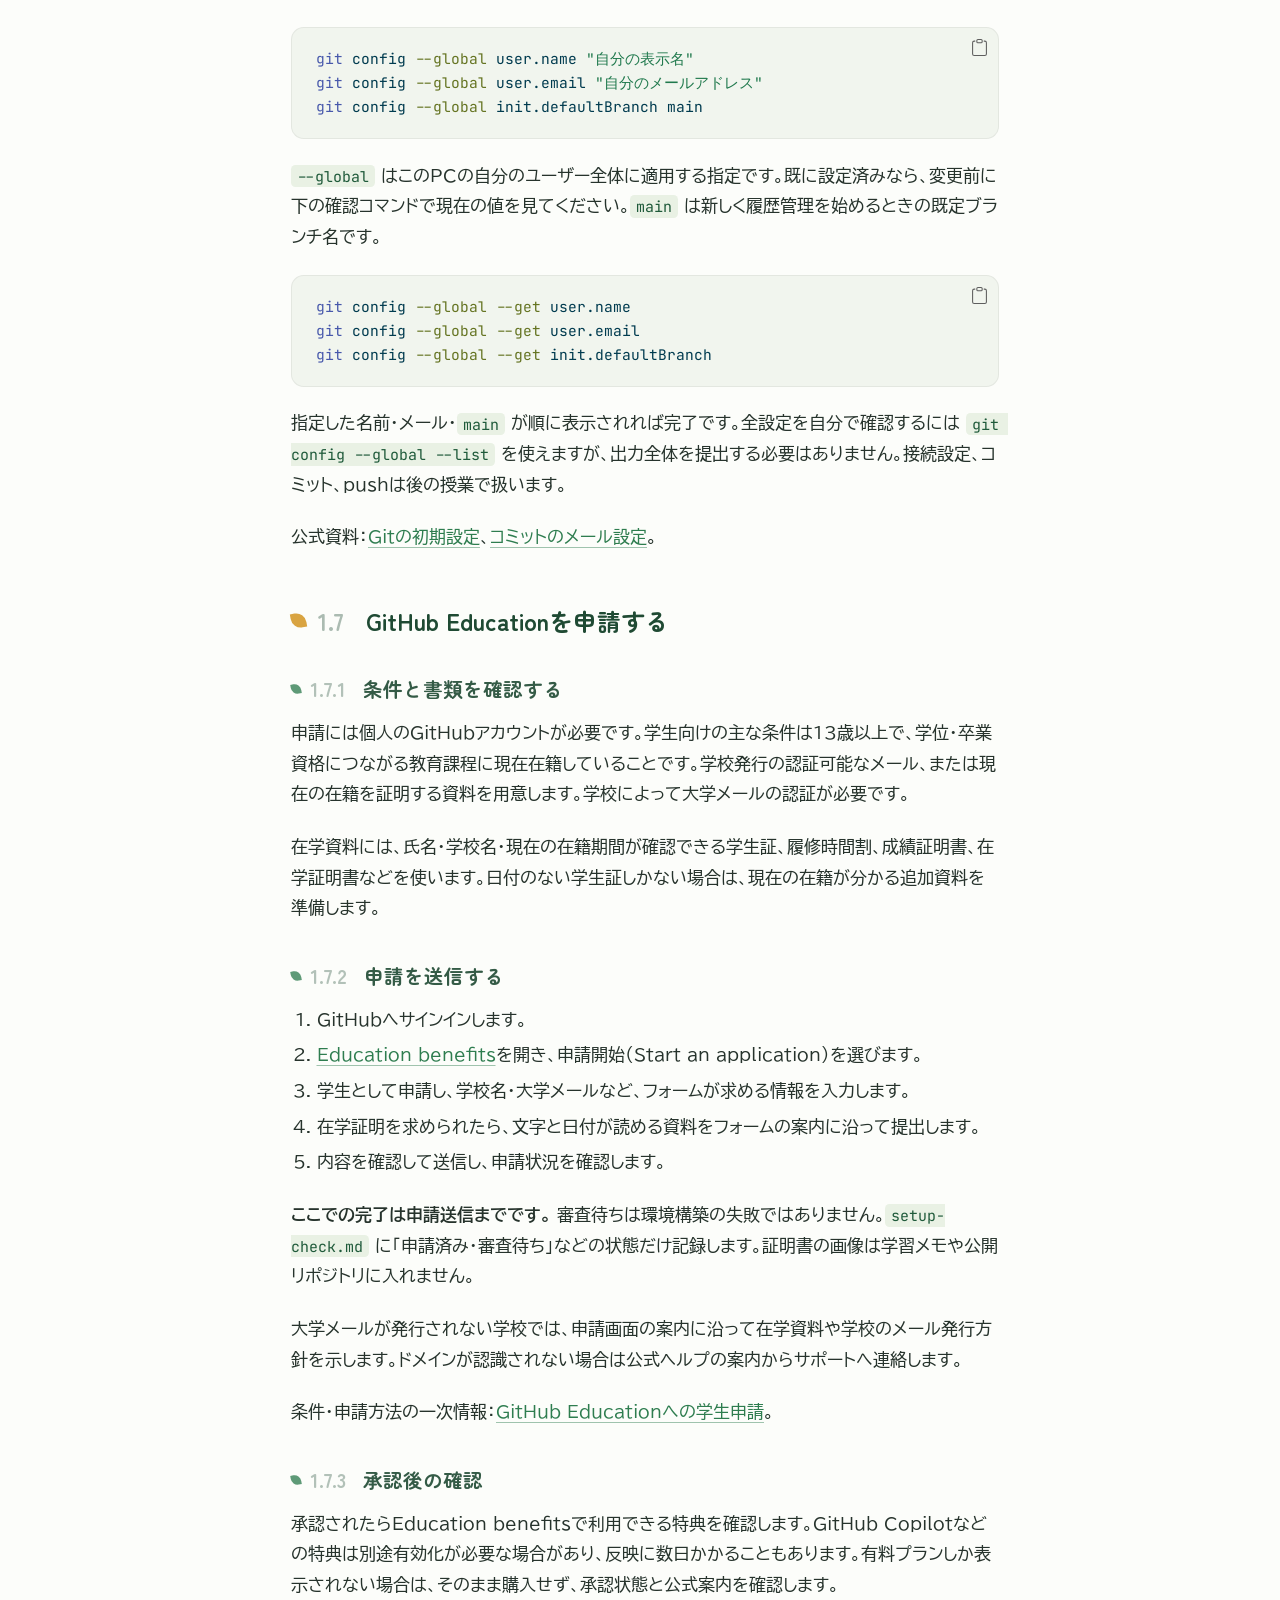
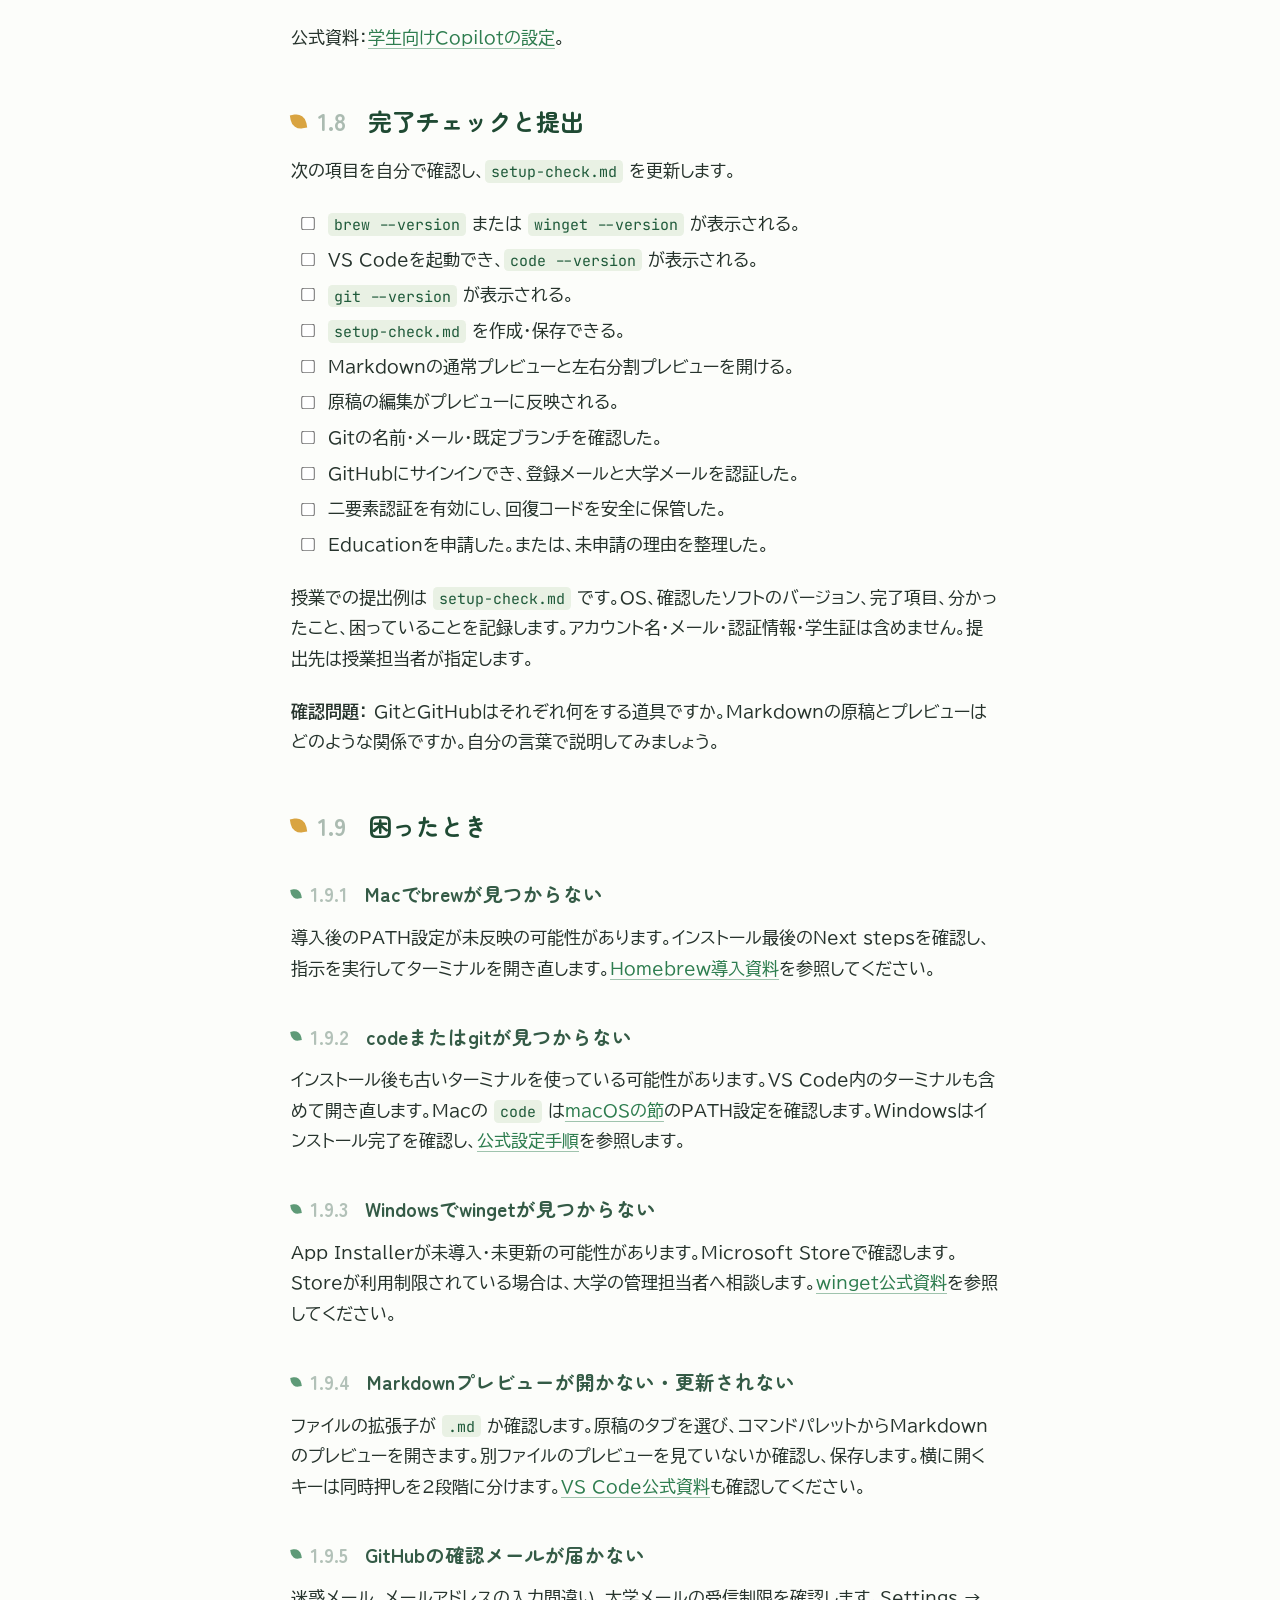
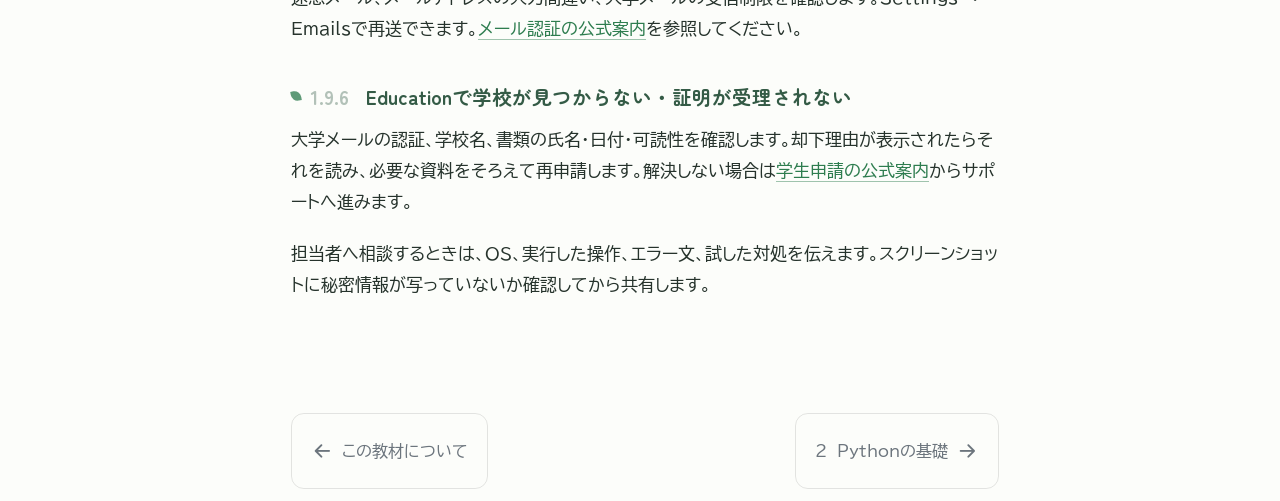
<file: lesson/environment-setup.html>
<!DOCTYPE html>
<html xmlns="http://www.w3.org/1999/xhtml" lang="ja" xml:lang="ja"><head>

<meta charset="utf-8">
<meta name="generator" content="quarto-1.10.18">

<meta name="viewport" content="width=device-width, initial-scale=1.0, user-scalable=yes">


<title>1&nbsp; 環境構築 – データ分析ゼミ：環境構築</title>
<style>
/* Default styles provided by pandoc.
** See https://pandoc.org/MANUAL.html#variables-for-html for config info.
*/
span.smallcaps{font-variant: small-caps;}
div.columns{display: flex; gap: 1.5em;}
div.column{flex: auto;}
@media screen {
div.columns{gap: min(4vw, 1.5em);}
div.column{overflow-x: auto;}
}
div.hanging-indent{margin-left: 1.5em; text-indent: -1.5em;}
ul.task-list{list-style: none;}
ul.task-list li input[type="checkbox"] {
  width: 0.8em;
  margin: 0 0.8em 0.2em -1em; /* quarto-specific, see https://github.com/quarto-dev/quarto-cli/issues/4556 */ 
  vertical-align: middle;
}
/* CSS for syntax highlighting */
html { -webkit-text-size-adjust: 100%; }
pre > code.sourceCode { white-space: pre; position: relative; }
pre > code.sourceCode > span { display: inline-block; line-height: 1.25; }
pre > code.sourceCode > span:empty { height: 1.2em; }
.sourceCode { overflow: visible; }
code.sourceCode > span { color: inherit; text-decoration: inherit; }
div.sourceCode { margin: 1em 0; }
pre.sourceCode { margin: 0; }
@media screen {
div.sourceCode { overflow: auto; }
}
@media print {
pre > code.sourceCode { white-space: pre-wrap; }
pre > code.sourceCode > span { text-indent: -5em; padding-left: 5em; }
}
pre.numberSource code
  { counter-reset: source-line 0; }
pre.numberSource code > span
  { position: relative; left: -4em; counter-increment: source-line; }
pre.numberSource code > span > a:first-child::before
  { content: counter(source-line);
    position: relative; left: -1em; text-align: right; vertical-align: baseline;
    border: none; display: inline-block;
    -webkit-touch-callout: none; -webkit-user-select: none;
    -khtml-user-select: none; -moz-user-select: none;
    -ms-user-select: none; user-select: none;
    padding: 0 4px; width: 4em;
  }
pre.numberSource { margin-left: 3em;  padding-left: 4px; }
div.sourceCode
  {   }
@media screen {
pre > code.sourceCode > span > a:first-child::before { text-decoration: underline; }
}
</style>


<script src="../site_libs/quarto-nav/quarto-nav.js"></script>
<script src="../site_libs/quarto-nav/headroom.min.js"></script>
<script src="../site_libs/clipboard/clipboard.min.js"></script>
<script src="../site_libs/quarto-search/autocomplete.umd.js"></script>
<script src="../site_libs/quarto-search/fuse.min.js"></script>
<script src="../site_libs/quarto-search/quarto-search.js"></script>
<meta name="quarto:offset" content="../">
<link href="../lesson/python-basics.html" rel="next">
<link href="../index.html" rel="prev">
<script src="../site_libs/quarto-html/quarto.js" type="module"></script>
<script src="../site_libs/quarto-html/tabsets/tabsets.js" type="module"></script>
<script src="../site_libs/quarto-html/popper.min.js"></script>
<script src="../site_libs/quarto-html/tippy.umd.min.js"></script>
<script src="../site_libs/quarto-html/anchor.min.js"></script>
<link href="../site_libs/quarto-html/tippy.css" rel="stylesheet">
<link href="../site_libs/quarto-html/quarto-syntax-highlighting-a277fc7c0b5572c02727048f32503fbf.css" rel="stylesheet" id="quarto-text-highlighting-styles">
<script src="../site_libs/bootstrap/bootstrap.min.js"></script>
<link href="../site_libs/bootstrap/bootstrap-icons.css" rel="stylesheet">
<link href="../site_libs/bootstrap/bootstrap-1fc17faf87dfba659ec2708af60eecc0.min.css" rel="stylesheet" append-hash="true" id="quarto-bootstrap" data-mode="light">
<script id="quarto-search-options" type="application/json">{
  "location": "sidebar",
  "copy-button": false,
  "collapse-after": 3,
  "panel-placement": "start",
  "type": "textbox",
  "limit": 50,
  "keyboard-shortcut": [
    "f",
    "/",
    "s"
  ],
  "show-item-context": false,
  "language": {
    "search-no-results-text": "一致なし",
    "search-matching-documents-text": "一致した文書",
    "search-copy-link-title": "検索へのリンクをコピー",
    "search-hide-matches-text": "追加の検索結果を非表示",
    "search-more-match-text": "追加の検索結果",
    "search-more-matches-text": "追加の検索結果",
    "search-clear-button-title": "消去",
    "search-text-placeholder": "",
    "search-detached-cancel-button-title": "取消",
    "search-submit-button-title": "検索",
    "search-label": "サーチ"
  }
}</script>


</head>

<body class="nav-sidebar floating quarto-light">

<div id="quarto-search-results"></div>
  <header id="quarto-header" class="headroom fixed-top">
  <nav class="quarto-secondary-nav">
    <div class="container-fluid d-flex">
      <button type="button" class="quarto-btn-toggle btn" data-bs-toggle="collapse" role="button" data-bs-target=".quarto-sidebar-collapse-item" aria-controls="quarto-sidebar" aria-expanded="false" aria-label="サイドバーを切り替える" onclick="if (window.quartoToggleHeadroom) { window.quartoToggleHeadroom(); }">
        <i class="bi bi-layout-text-sidebar-reverse"></i>
      </button>
        <nav class="quarto-page-breadcrumbs" aria-label="breadcrumb"><ol class="breadcrumb"><li class="breadcrumb-item"><a href="../lesson/environment-setup.html"><span class="chapter-number">1</span>&nbsp; <span class="chapter-title">環境構築</span></a></li></ol></nav>
        <a class="flex-grow-1" role="navigation" data-bs-toggle="collapse" data-bs-target=".quarto-sidebar-collapse-item" aria-controls="quarto-sidebar" aria-expanded="false" aria-label="サイドバーを切り替える" onclick="if (window.quartoToggleHeadroom) { window.quartoToggleHeadroom(); }">      
        </a>
      <button type="button" class="btn quarto-search-button" aria-label="サーチ" onclick="window.quartoOpenSearch();">
        <i class="bi bi-search"></i>
      </button>
    </div>
  </nav>
</header>
<!-- content -->
<div id="quarto-content" class="quarto-container page-columns page-rows-contents page-layout-article">
<!-- sidebar -->
  <nav id="quarto-sidebar" class="sidebar collapse collapse-horizontal quarto-sidebar-collapse-item sidebar-navigation floating overflow-auto">
    <div class="pt-lg-2 mt-2 text-left sidebar-header sidebar-header-stacked">
      <a href="../index.html" class="sidebar-logo-link">
      <img src="../images/logo-wakaba.svg" alt="" class="sidebar-logo light-content py-0 d-lg-inline d-none">
      <img src="../images/logo-wakaba.svg" alt="" class="sidebar-logo dark-content py-0 d-lg-inline d-none">
      </a>
    <div class="sidebar-title mb-0 py-0">
      <a href="../">データ分析ゼミ：環境構築</a> 
        <div class="sidebar-tools-main">
    <a href="../データ分析ゼミ：環境構築.pdf" title="Download PDF" class="quarto-navigation-tool px-1" aria-label="Download PDF"><i class="bi bi-file-pdf"></i></a>
</div>
    </div>
      </div>
        <div class="mt-2 flex-shrink-0 align-items-center">
        <div class="sidebar-search">
        <div id="quarto-search" class="" title="サーチ"></div>
        </div>
        </div>
    <div class="sidebar-menu-container"> 
    <ul class="list-unstyled mt-1">
        <li class="sidebar-item">
  <div class="sidebar-item-container"> 
  <a href="../index.html" class="sidebar-item-text sidebar-link">
 <span class="menu-text">この教材について</span></a>
  </div>
</li>
        <li class="sidebar-item">
  <div class="sidebar-item-container"> 
  <a href="../lesson/environment-setup.html" class="sidebar-item-text sidebar-link active">
 <span class="menu-text"><span class="chapter-number">1</span>&nbsp; <span class="chapter-title">環境構築</span></span></a>
  </div>
</li>
        <li class="sidebar-item">
  <div class="sidebar-item-container"> 
  <a href="../lesson/python-basics.html" class="sidebar-item-text sidebar-link">
 <span class="menu-text"><span class="chapter-number">2</span>&nbsp; <span class="chapter-title">Pythonの基礎</span></span></a>
  </div>
</li>
    </ul>
    </div>
</nav>
<div id="quarto-sidebar-glass" class="quarto-sidebar-collapse-item" data-bs-toggle="collapse" data-bs-target=".quarto-sidebar-collapse-item"></div>
<!-- margin-sidebar -->
    <div id="quarto-margin-sidebar" class="sidebar margin-sidebar">
        <nav id="TOC" role="doc-toc" class="toc-active">
    <h2 id="toc-title">目次</h2>
   
  <ul class="collapse">
  <li><a href="#作業前の準備" id="toc-作業前の準備" class="nav-link active" data-scroll-target="#作業前の準備"><span class="header-section-number">1.1</span> 作業前の準備</a></li>
  <li><a href="#sec-mac" id="toc-sec-mac" class="nav-link" data-scroll-target="#sec-mac"><span class="header-section-number">1.2</span> macOS：Homebrew・VS Code・Git</a></li>
  <li><a href="#sec-windows" id="toc-sec-windows" class="nav-link" data-scroll-target="#sec-windows"><span class="header-section-number">1.3</span> Windows：winget・VS Code・Git</a></li>
  <li><a href="#sec-markdown" id="toc-sec-markdown" class="nav-link" data-scroll-target="#sec-markdown"><span class="header-section-number">1.4</span> 演習：Markdownを書いてプレビューする</a></li>
  <li><a href="#sec-github" id="toc-sec-github" class="nav-link" data-scroll-target="#sec-github"><span class="header-section-number">1.5</span> GitHubアカウントを準備する</a></li>
  <li><a href="#sec-git" id="toc-sec-git" class="nav-link" data-scroll-target="#sec-git"><span class="header-section-number">1.6</span> Gitの初期設定</a></li>
  <li><a href="#github-educationを申請する" id="toc-github-educationを申請する" class="nav-link" data-scroll-target="#github-educationを申請する"><span class="header-section-number">1.7</span> GitHub Educationを申請する</a></li>
  <li><a href="#完了チェックと提出" id="toc-完了チェックと提出" class="nav-link" data-scroll-target="#完了チェックと提出"><span class="header-section-number">1.8</span> 完了チェックと提出</a></li>
  <li><a href="#困ったとき" id="toc-困ったとき" class="nav-link" data-scroll-target="#困ったとき"><span class="header-section-number">1.9</span> 困ったとき</a></li>
  </ul>
</nav>
    </div>
<!-- main -->
<main class="content" id="quarto-document-content">

<header id="title-block-header" class="quarto-title-block default">
<div class="quarto-title">
<h1 class="title"><span class="chapter-number">1</span>&nbsp; <span class="chapter-title">環境構築</span></h1>
</div>



<div class="quarto-title-meta">

    
  
    
  </div>
  


</header>


<section id="作業前の準備" class="level2" data-number="1.1">
<h2 data-number="1.1" class="anchored" data-anchor-id="作業前の準備"><span class="header-section-number">1.1</span> 作業前の準備</h2>
<p>自分が管理できるPC、安定したインターネット接続、受信できる個人メールと大学メール、現在の在学状況を確認できる学生証などを用意します。大学管理のPCでは、ソフトの導入可否を担当者に確認してください。</p>
<section id="道具の役割" class="level3" data-number="1.1.1">
<h3 data-number="1.1.1" class="anchored" data-anchor-id="道具の役割"><span class="header-section-number">1.1.1</span> 道具の役割</h3>
<table class="caption-top table">
<colgroup>
<col style="width: 50%">
<col style="width: 50%">
</colgroup>
<thead>
<tr class="header">
<th>道具</th>
<th>何に使うか</th>
</tr>
</thead>
<tbody>
<tr class="odd">
<td>Homebrew / winget</td>
<td>アプリをコマンドで導入・更新するパッケージマネージャ</td>
</tr>
<tr class="even">
<td>VS Code</td>
<td>文章やプログラムを書くエディタ</td>
</tr>
<tr class="odd">
<td>Git</td>
<td>ファイルの変更履歴を記録するソフト</td>
</tr>
<tr class="even">
<td>GitHub</td>
<td>Gitで管理した資料を共有するWebサービス</td>
</tr>
<tr class="odd">
<td>Markdown</td>
<td>見出しや箇条書きを簡単な記号で書く形式</td>
</tr>
</tbody>
</table>
<p>「コマンド」はPCへの文字による指示です。Macではターミナル、WindowsではPowerShellに入力してEnterを押します。コード枠の中だけをコピーし、複数行は上から1行ずつ実行します。行頭に表示されるプロンプト（<code>$</code> や <code>PS C:\...&gt;</code>）は入力しません。</p>
<p>パスワード・認証コード・回復コードは、教材のメモや提出物に書かないでください。</p>
</section>
</section>
<section id="sec-mac" class="level2" data-number="1.2">
<h2 data-number="1.2" class="anchored" data-anchor-id="sec-mac"><span class="header-section-number">1.2</span> macOS：Homebrew・VS Code・Git</h2>
<p>Windowsの人は<a href="#sec-windows">Windowsの手順</a>へ進みます。</p>
<section id="osとターミナルを確認する" class="level3" data-number="1.2.1">
<h3 data-number="1.2.1" class="anchored" data-anchor-id="osとターミナルを確認する"><span class="header-section-number">1.2.1</span> OSとターミナルを確認する</h3>
<ol type="1">
<li>Appleメニューの「このMacについて」を開き、macOSのバージョンとチップを確認します。「Apple M…」ならApple Silicon、「Intel」ならIntel Macです。</li>
<li><a href="https://docs.brew.sh/Installation">Homebrewの動作要件</a>を確認します。対応外のOSの場合は担当者へ相談します。</li>
<li>Spotlight（Command+Space）で「ターミナル」を検索し、起動します。</li>
</ol>
</section>
<section id="homebrewを導入する" class="level3" data-number="1.2.2">
<h3 data-number="1.2.2" class="anchored" data-anchor-id="homebrewを導入する"><span class="header-section-number">1.2.2</span> Homebrewを導入する</h3>
<p>まず次を実行します。バージョンが表示されれば、インストール作業は省略できます。</p>
<div class="code-copy-outer-scaffold"><div class="sourceCode" id="cb1"><pre class="sourceCode bash code-with-copy"><code class="sourceCode bash"><span id="cb1-1"><a href="#cb1-1" aria-hidden="true" tabindex="-1"></a><span class="ex">brew</span> <span class="at">--version</span></span></code></pre></div><button title="コピー" class="code-copy-button"><i class="bi"></i></button></div>
<p>未導入なら<a href="https://brew.sh/">Homebrew公式サイト</a>のインストールコマンドを確認して実行します。以下は確認時点のコマンドです。折り返されていても1行です。</p>
<div class="code-copy-outer-scaffold"><div class="sourceCode" id="cb2"><pre class="sourceCode bash code-with-copy"><code class="sourceCode bash"><span id="cb2-1"><a href="#cb2-1" aria-hidden="true" tabindex="-1"></a><span class="ex">/bin/bash</span> <span class="at">-c</span> <span class="st">"</span><span class="va">$(</span><span class="ex">curl</span> <span class="at">-fsSL</span> https://raw.githubusercontent.com/Homebrew/install/HEAD/install.sh<span class="va">)</span><span class="st">"</span></span></code></pre></div><button title="コピー" class="code-copy-button"><i class="bi"></i></button></div>
<p>これは公式のインストール用スクリプトを取得し、実行する指示です。画面に出る変更内容を読んで進めます。パスワードを求められたらMacへのログインパスワードを入力します。入力中に文字や丸印が表示されなくても正常です。Command Line Toolsの導入が始まった場合は完了を待ちます。</p>
<p>完了画面の <strong>Next steps</strong> にコマンドが表示されたら、その指示を実行します。これはHomebrewを探す場所（PATH）をターミナルに知らせる設定です。通常の導入先はApple Siliconが <code>/opt/homebrew</code>、Intelが <code>/usr/local</code> ですが、自分の画面に表示された指示を使ってください。</p>
<p>ターミナルを開き直し、確認します。</p>
<div class="code-copy-outer-scaffold"><div class="sourceCode" id="cb3"><pre class="sourceCode bash code-with-copy"><code class="sourceCode bash"><span id="cb3-1"><a href="#cb3-1" aria-hidden="true" tabindex="-1"></a><span class="ex">brew</span> <span class="at">--version</span></span>
<span id="cb3-2"><a href="#cb3-2" aria-hidden="true" tabindex="-1"></a><span class="ex">brew</span> doctor</span></code></pre></div><button title="コピー" class="code-copy-button"><i class="bi"></i></button></div>
<p>前者でバージョン、後者で診断結果が表示されれば実行できています。警告がある場合は内容を確認します。警告すべてが授業を止める問題とは限りません。判断できない場合はエラー文を担当者に見せます。</p>
</section>
<section id="vs-codeとgitを導入する" class="level3" data-number="1.2.3">
<h3 data-number="1.2.3" class="anchored" data-anchor-id="vs-codeとgitを導入する"><span class="header-section-number">1.2.3</span> VS CodeとGitを導入する</h3>
<div class="code-copy-outer-scaffold"><div class="sourceCode" id="cb4"><pre class="sourceCode bash code-with-copy"><code class="sourceCode bash"><span id="cb4-1"><a href="#cb4-1" aria-hidden="true" tabindex="-1"></a><span class="ex">brew</span> install <span class="at">--cask</span> visual-studio-code</span>
<span id="cb4-2"><a href="#cb4-2" aria-hidden="true" tabindex="-1"></a><span class="ex">brew</span> install git</span></code></pre></div><button title="コピー" class="code-copy-button"><i class="bi"></i></button></div>
<p>完了後、アプリケーションからVisual Studio Codeを起動します。ターミナルを開き直して確認します。</p>
<div class="code-copy-outer-scaffold"><div class="sourceCode" id="cb5"><pre class="sourceCode bash code-with-copy"><code class="sourceCode bash"><span id="cb5-1"><a href="#cb5-1" aria-hidden="true" tabindex="-1"></a><span class="ex">code</span> <span class="at">--version</span></span>
<span id="cb5-2"><a href="#cb5-2" aria-hidden="true" tabindex="-1"></a><span class="fu">git</span> <span class="at">--version</span></span></code></pre></div><button title="コピー" class="code-copy-button"><i class="bi"></i></button></div>
<p>両方でバージョンが出れば完了です。<code>code</code> が見つからない場合は、VS CodeでCommand+Shift+Pを押し、<code>Shell Command: Install 'code' command in PATH</code> を検索して実行し、ターミナルを開き直します。</p>
<p>公式資料：<a href="https://formulae.brew.sh/cask/visual-studio-code">VS CodeのHomebrewパッケージ</a>、<a href="https://code.visualstudio.com/docs/setup/mac">VS CodeのmacOS設定</a>。</p>
</section>
</section>
<section id="sec-windows" class="level2" data-number="1.3">
<h2 data-number="1.3" class="anchored" data-anchor-id="sec-windows"><span class="header-section-number">1.3</span> Windows：winget・VS Code・Git</h2>
<p>Macの人は<a href="#sec-markdown">Markdown演習</a>へ進みます。</p>
<section id="powershellとwingetを確認する" class="level3" data-number="1.3.1">
<h3 data-number="1.3.1" class="anchored" data-anchor-id="powershellとwingetを確認する"><span class="header-section-number">1.3.1</span> PowerShellとwingetを確認する</h3>
<ol type="1">
<li>設定の「システム」→「バージョン情報」でWindowsのバージョンを確認します。大学の方針に従い、サポートされているOSを使います。</li>
<li>スタートメニューで「PowerShell」を検索して、通常の権限で起動します。Windows Terminalを使う場合はPowerShellのタブを選びます。</li>
<li>次のコマンドを実行します。</li>
</ol>
<div class="code-copy-outer-scaffold"><div class="sourceCode" id="cb6"><pre class="sourceCode powershell code-with-copy"><code class="sourceCode powershell"><span id="cb6-1"><a href="#cb6-1" aria-hidden="true" tabindex="-1"></a>winget <span class="op">--</span>version</span></code></pre></div><button title="コピー" class="code-copy-button"><i class="bi"></i></button></div>
<p><code>v</code> で始まるバージョンが出れば利用できます。見つからなければMicrosoft StoreでMicrosoft提供の「アプリ インストーラー（App Installer）」をインストールまたは更新し、PowerShellを開き直します。利用できない場合は<a href="https://learn.microsoft.com/windows/package-manager/winget/">winget公式資料</a>を確認します。</p>
</section>
<section id="vs-codeとgitを導入する-1" class="level3" data-number="1.3.2">
<h3 data-number="1.3.2" class="anchored" data-anchor-id="vs-codeとgitを導入する-1"><span class="header-section-number">1.3.2</span> VS CodeとGitを導入する</h3>
<p>次のコマンドを1行ずつ実行します。</p>
<div class="code-copy-outer-scaffold"><div class="sourceCode" id="cb7"><pre class="sourceCode powershell code-with-copy"><code class="sourceCode powershell"><span id="cb7-1"><a href="#cb7-1" aria-hidden="true" tabindex="-1"></a>winget install <span class="op">--</span>id Microsoft<span class="op">.</span><span class="fu">VisualStudioCode</span> <span class="op">-</span>e <span class="op">--</span>source winget</span>
<span id="cb7-2"><a href="#cb7-2" aria-hidden="true" tabindex="-1"></a>winget install <span class="op">--</span>id Git<span class="op">.</span><span class="fu">Git</span> <span class="op">-</span>e <span class="op">--</span>source winget</span></code></pre></div><button title="コピー" class="code-copy-button"><i class="bi"></i></button></div>
<p><code>--id</code> はアプリの識別名、<code>-e</code> は完全一致、<code>--source winget</code> は検索する配布元の指定です。利用条件やインストール確認が出たら内容を読んで進みます。管理者の許可を求められた場合は、自分が開始したインストールか確認してください。管理されたPCでは担当者に依頼します。</p>
<p>インストール終了後、PowerShellを閉じて開き直します。</p>
<div class="code-copy-outer-scaffold"><div class="sourceCode" id="cb8"><pre class="sourceCode powershell code-with-copy"><code class="sourceCode powershell"><span id="cb8-1"><a href="#cb8-1" aria-hidden="true" tabindex="-1"></a>code <span class="op">--</span>version</span>
<span id="cb8-2"><a href="#cb8-2" aria-hidden="true" tabindex="-1"></a>git <span class="op">--</span>version</span></code></pre></div><button title="コピー" class="code-copy-button"><i class="bi"></i></button></div>
<p>両方でバージョンが出れば完了です。スタートメニューからVisual Studio Codeを起動できることも確認します。</p>
<p>公式資料：<a href="https://learn.microsoft.com/windows/package-manager/winget/install">winget install</a>、<a href="https://code.visualstudio.com/docs/setup/windows">VS CodeのWindows設定</a>。</p>
</section>
</section>
<section id="sec-markdown" class="level2" data-number="1.4">
<h2 data-number="1.4" class="anchored" data-anchor-id="sec-markdown"><span class="header-section-number">1.4</span> 演習：Markdownを書いてプレビューする</h2>
<p>目安は15分です。完成時には、左にMarkdownの原稿、右に整形された表示が並びます。</p>
<section id="作業フォルダとファイルを作る" class="level3" data-number="1.4.1">
<h3 data-number="1.4.1" class="anchored" data-anchor-id="作業フォルダとファイルを作る"><span class="header-section-number">1.4.1</span> 作業フォルダとファイルを作る</h3>
<p>Finderまたはエクスプローラーで自分のホームフォルダ（ユーザーフォルダ）を開き、<code>seminar-work</code> というフォルダを作成します。同名のフォルダがあれば、その中を確認して使います。</p>
<p>VS Codeの「ファイル」→「フォルダーを開く」から、そのフォルダを選びます。自分で作ったフォルダに対する信頼確認が出たら、内容を確認して信頼します。</p>
<p>コマンドでも開けます。フォルダ作成後、Macのターミナルでは次を実行します。</p>
<div class="code-copy-outer-scaffold"><div class="sourceCode" id="cb9"><pre class="sourceCode bash code-with-copy"><code class="sourceCode bash"><span id="cb9-1"><a href="#cb9-1" aria-hidden="true" tabindex="-1"></a><span class="bu">cd</span> ~/seminar-work</span>
<span id="cb9-2"><a href="#cb9-2" aria-hidden="true" tabindex="-1"></a><span class="ex">code</span> .</span></code></pre></div><button title="コピー" class="code-copy-button"><i class="bi"></i></button></div>
<p>WindowsのPowerShellでは次を実行します。</p>
<div class="code-copy-outer-scaffold"><div class="sourceCode" id="cb10"><pre class="sourceCode powershell code-with-copy"><code class="sourceCode powershell"><span id="cb10-1"><a href="#cb10-1" aria-hidden="true" tabindex="-1"></a><span class="fu">cd</span> <span class="st">"</span><span class="va">$env</span><span class="op">:</span><span class="va">USERPROFILE</span><span class="st">\seminar-work"</span></span>
<span id="cb10-2"><a href="#cb10-2" aria-hidden="true" tabindex="-1"></a>code <span class="op">.</span></span></code></pre></div><button title="コピー" class="code-copy-button"><i class="bi"></i></button></div>
<p><code>.</code> は「今いるフォルダ」です。VS Codeの左側のエクスプローラーから「新しいファイル」を選び、<code>setup-check.md</code> と名付けます。</p>
</section>
<section id="markdownを入力する" class="level3" data-number="1.4.2">
<h3 data-number="1.4.2" class="anchored" data-anchor-id="markdownを入力する"><span class="header-section-number">1.4.2</span> Markdownを入力する</h3>
<p>次の内容を入力またはコピーします。コード枠の外側のバッククォートは入力しません。</p>
<div class="code-copy-outer-scaffold"><div class="sourceCode" id="cb11"><pre class="sourceCode markdown code-with-copy"><code class="sourceCode markdown"><span id="cb11-1"><a href="#cb11-1" aria-hidden="true" tabindex="-1"></a><span class="fu"># 環境構築チェック</span></span>
<span id="cb11-2"><a href="#cb11-2" aria-hidden="true" tabindex="-1"></a></span>
<span id="cb11-3"><a href="#cb11-3" aria-hidden="true" tabindex="-1"></a><span class="fu">## 使用環境</span></span>
<span id="cb11-4"><a href="#cb11-4" aria-hidden="true" tabindex="-1"></a></span>
<span id="cb11-5"><a href="#cb11-5" aria-hidden="true" tabindex="-1"></a><span class="ss">- </span>OS：macOS または Windows</span>
<span id="cb11-6"><a href="#cb11-6" aria-hidden="true" tabindex="-1"></a><span class="ss">- </span>エディタ：VS Code</span>
<span id="cb11-7"><a href="#cb11-7" aria-hidden="true" tabindex="-1"></a><span class="ss">- </span>バージョン確認：<span class="in">`git --version`</span></span>
<span id="cb11-8"><a href="#cb11-8" aria-hidden="true" tabindex="-1"></a></span>
<span id="cb11-9"><a href="#cb11-9" aria-hidden="true" tabindex="-1"></a><span class="fu">## 完了した作業</span></span>
<span id="cb11-10"><a href="#cb11-10" aria-hidden="true" tabindex="-1"></a></span>
<span id="cb11-11"><a href="#cb11-11" aria-hidden="true" tabindex="-1"></a><span class="ss">- </span><span class="va">[ ]</span> VS Codeを起動した</span>
<span id="cb11-12"><a href="#cb11-12" aria-hidden="true" tabindex="-1"></a><span class="ss">- </span><span class="va">[ ]</span> Gitのバージョンを確認した</span>
<span id="cb11-13"><a href="#cb11-13" aria-hidden="true" tabindex="-1"></a><span class="ss">- </span><span class="va">[ ]</span> GitHubアカウントを作成した</span>
<span id="cb11-14"><a href="#cb11-14" aria-hidden="true" tabindex="-1"></a></span>
<span id="cb11-15"><a href="#cb11-15" aria-hidden="true" tabindex="-1"></a><span class="fu">## 参考資料</span></span>
<span id="cb11-16"><a href="#cb11-16" aria-hidden="true" tabindex="-1"></a></span>
<span id="cb11-17"><a href="#cb11-17" aria-hidden="true" tabindex="-1"></a><span class="ss">- </span><span class="co">[</span><span class="ot">GitHub Docs</span><span class="co">](https://docs.github.com/)</span></span></code></pre></div><button title="コピー" class="code-copy-button"><i class="bi"></i></button></div>
<p>MacはCommand+S、WindowsはCtrl+Sで保存します。ファイル名が <code>setup-check.md.txt</code> になっていないことを確認してください。</p>
<table class="caption-top table">
<thead>
<tr class="header">
<th>記号</th>
<th>表示の意味</th>
</tr>
</thead>
<tbody>
<tr class="odd">
<td><code>#</code>、<code>##</code></td>
<td>見出し、ひとつ下の階層の見出し</td>
</tr>
<tr class="even">
<td><code>-</code></td>
<td>箇条書き</td>
</tr>
<tr class="odd">
<td><code>- [ ]</code>、<code>- [x]</code></td>
<td>未完了、完了のチェック項目</td>
</tr>
<tr class="even">
<td>バッククォートで囲む</td>
<td>コマンドなどを本文と区別して表示</td>
</tr>
<tr class="odd">
<td><code>[表示名](URL)</code></td>
<td>リンク</td>
</tr>
</tbody>
</table>
<p><code>#</code> や <code>-</code> の後には半角スペースを入れます。段落やリストの前後には空行を入れます。</p>
</section>
<section id="通常プレビューを開く" class="level3" data-number="1.4.3">
<h3 data-number="1.4.3" class="anchored" data-anchor-id="通常プレビューを開く"><span class="header-section-number">1.4.3</span> 通常プレビューを開く</h3>
<p>原稿のタブを選び、次のショートカットを押します。</p>
<table class="caption-top table">
<thead>
<tr class="header">
<th>操作</th>
<th>macOS</th>
<th>Windows</th>
</tr>
</thead>
<tbody>
<tr class="odd">
<td>プレビュー</td>
<td>Command+Shift+V</td>
<td>Ctrl+Shift+V</td>
</tr>
<tr class="even">
<td>横にプレビュー</td>
<td>Command+K → V</td>
<td>Ctrl+K → V</td>
</tr>
</tbody>
</table>
<p>横に表示するときは、原稿へ戻ってから操作します。矢印は「最初のキーの組み合わせを押して離し、続けてVを押す」という意味です。</p>
<p>メニューから開く場合は、コマンドパレット（Mac：Command+Shift+P、Windows：Ctrl+Shift+P）で <code>Markdown: Open Preview to the Side</code> を検索します。</p>
</section>
<section id="編集が反映されるか確認する" class="level3" data-number="1.4.4">
<h3 data-number="1.4.4" class="anchored" data-anchor-id="編集が反映されるか確認する"><span class="header-section-number">1.4.4</span> 編集が反映されるか確認する</h3>
<ol type="1">
<li>左の原稿でOS名を自分の環境に合わせて書き換えます。</li>
<li>VS Code起動の項目を <code>- [x] VS Codeを起動した</code> に変更します。</li>
<li><code>## 今日わかったこと</code> を追加し、その下に学んだことを1行書きます。</li>
<li>右のプレビューで見出し・チェック状態・文章が更新されたか確認します。</li>
<li>保存して、ファイルを開き直しても変更が残ることを確認します。</li>
</ol>
<p><strong>演習の成功条件：</strong> 原稿とプレビューを左右に表示でき、編集結果が反映され、保存したファイルが残っていることです。チェック項目は原稿側で書き換えます。GitHubの項目は後の作業が終わってから更新します。</p>
<p>この演習ではVS Code標準のMarkdownプレビューを使います。追加の拡張機能は不要です。プレビューのセキュリティ設定は既定のStrictのままで表示できます。</p>
<p>公式資料：<a href="https://code.visualstudio.com/docs/languages/markdown">Markdown編集とプレビュー</a>。</p>
</section>
</section>
<section id="sec-github" class="level2" data-number="1.5">
<h2 data-number="1.5" class="anchored" data-anchor-id="sec-github"><span class="header-section-number">1.5</span> GitHubアカウントを準備する</h2>
<section id="アカウントとメール認証" class="level3" data-number="1.5.1">
<h3 data-number="1.5.1" class="anchored" data-anchor-id="アカウントとメール認証"><span class="header-section-number">1.5.1</span> アカウントとメール認証</h3>
<p>既に個人アカウントがある人は、それを利用します。</p>
<ol type="1">
<li><a href="https://github.com/">GitHub</a>を開き、Sign upから個人アカウントを作成します。</li>
<li>継続して使えるユーザー名を選びます。ユーザー名は公開プロフィールやURLに使われます。</li>
<li>画面の案内に従い、登録メールに届く確認を完了します。</li>
<li>サインイン後、Settings → Emailsで大学メールを追加します。</li>
<li>大学メール宛ての確認を完了し、認証済みになっていることを確認します。</li>
</ol>
<p>卒業後も使う個人メールを登録しておくと、大学メールが失効した後も連絡先を維持できます。公開プロフィールにメールを表示するかどうかは別に設定できます。</p>
<p>公式資料：<a href="https://docs.github.com/account-and-profile/how-tos/account-management/creating-an-account-on-github">アカウントの作成</a>。</p>
</section>
<section id="二要素認証を設定する" class="level3" data-number="1.5.2">
<h3 data-number="1.5.2" class="anchored" data-anchor-id="二要素認証を設定する"><span class="header-section-number">1.5.2</span> 二要素認証を設定する</h3>
<p>二要素認証（2FA）は、パスワードに加えて認証アプリなどで本人確認を行う仕組みです。</p>
<ol type="1">
<li>Settings → Password and authenticationを開きます。</li>
<li>Two-factor authenticationの設定を開始し、認証アプリなどの方法を画面に従って登録します。</li>
<li>回復コードを保存します。スマートフォンを紛失しても使えるよう、パスワード管理アプリなど安全な場所に保管します。</li>
<li>設定画面で二要素認証が有効であることを確認します。</li>
</ol>
<p>回復コードはアカウントへのアクセスを回復するための秘密情報です。GitHubのリポジトリ、<code>setup-check.md</code>、授業の提出物には保存しません。</p>
<p>公式資料：<a href="https://docs.github.com/en/authentication/securing-your-account-with-two-factor-authentication-2fa/configuring-two-factor-authentication">二要素認証の設定</a>。</p>
</section>
</section>
<section id="sec-git" class="level2" data-number="1.6">
<h2 data-number="1.6" class="anchored" data-anchor-id="sec-git"><span class="header-section-number">1.6</span> Gitの初期設定</h2>
<p>Gitは変更履歴に作成者の名前とメールを記録します。この設定はGitHubへのログインとは別です。公開する履歴にも含まれるため、設定する値を先に決めます。</p>
<p>GitHubのSettings → Emailsでメール非公開の設定を確認すると、GitHub提供の <code>noreply</code> アドレスを確認できます。個人のメールを公開したくない場合は、そのアドレスをそのままコピーして使います。文字列を推測して作らないでください。</p>
<p>次の引用符内を自分の値に置き換えてから、ターミナルまたはPowerShellで実行します。名前は履歴に表示したい名前、メールはGitHubで認証済みのメールかGitHub提供の非公開用メールにします。</p>
<div class="code-copy-outer-scaffold"><div class="sourceCode" id="cb12"><pre class="sourceCode bash code-with-copy"><code class="sourceCode bash"><span id="cb12-1"><a href="#cb12-1" aria-hidden="true" tabindex="-1"></a><span class="fu">git</span> config <span class="at">--global</span> user.name <span class="st">"自分の表示名"</span></span>
<span id="cb12-2"><a href="#cb12-2" aria-hidden="true" tabindex="-1"></a><span class="fu">git</span> config <span class="at">--global</span> user.email <span class="st">"自分のメールアドレス"</span></span>
<span id="cb12-3"><a href="#cb12-3" aria-hidden="true" tabindex="-1"></a><span class="fu">git</span> config <span class="at">--global</span> init.defaultBranch main</span></code></pre></div><button title="コピー" class="code-copy-button"><i class="bi"></i></button></div>
<p><code>--global</code> はこのPCの自分のユーザー全体に適用する指定です。既に設定済みなら、変更前に下の確認コマンドで現在の値を見てください。<code>main</code> は新しく履歴管理を始めるときの既定ブランチ名です。</p>
<div class="code-copy-outer-scaffold"><div class="sourceCode" id="cb13"><pre class="sourceCode bash code-with-copy"><code class="sourceCode bash"><span id="cb13-1"><a href="#cb13-1" aria-hidden="true" tabindex="-1"></a><span class="fu">git</span> config <span class="at">--global</span> <span class="at">--get</span> user.name</span>
<span id="cb13-2"><a href="#cb13-2" aria-hidden="true" tabindex="-1"></a><span class="fu">git</span> config <span class="at">--global</span> <span class="at">--get</span> user.email</span>
<span id="cb13-3"><a href="#cb13-3" aria-hidden="true" tabindex="-1"></a><span class="fu">git</span> config <span class="at">--global</span> <span class="at">--get</span> init.defaultBranch</span></code></pre></div><button title="コピー" class="code-copy-button"><i class="bi"></i></button></div>
<p>指定した名前・メール・<code>main</code> が順に表示されれば完了です。全設定を自分で確認するには <code>git config --global --list</code> を使えますが、出力全体を提出する必要はありません。接続設定、コミット、pushは後の授業で扱います。</p>
<p>公式資料：<a href="https://git-scm.com/book/en/v2/Getting-Started-First-Time-Git-Setup">Gitの初期設定</a>、<a href="https://docs.github.com/en/account-and-profile/how-tos/email-preferences/setting-your-commit-email-address">コミットのメール設定</a>。</p>
</section>
<section id="github-educationを申請する" class="level2" data-number="1.7">
<h2 data-number="1.7" class="anchored" data-anchor-id="github-educationを申請する"><span class="header-section-number">1.7</span> GitHub Educationを申請する</h2>
<section id="条件と書類を確認する" class="level3" data-number="1.7.1">
<h3 data-number="1.7.1" class="anchored" data-anchor-id="条件と書類を確認する"><span class="header-section-number">1.7.1</span> 条件と書類を確認する</h3>
<p>申請には個人のGitHubアカウントが必要です。学生向けの主な条件は13歳以上で、学位・卒業資格につながる教育課程に現在在籍していることです。学校発行の認証可能なメール、または現在の在籍を証明する資料を用意します。学校によって大学メールの認証が必要です。</p>
<p>在学資料には、氏名・学校名・現在の在籍期間が確認できる学生証、履修時間割、成績証明書、在学証明書などを使います。日付のない学生証しかない場合は、現在の在籍が分かる追加資料を準備します。</p>
</section>
<section id="申請を送信する" class="level3" data-number="1.7.2">
<h3 data-number="1.7.2" class="anchored" data-anchor-id="申請を送信する"><span class="header-section-number">1.7.2</span> 申請を送信する</h3>
<ol type="1">
<li>GitHubへサインインします。</li>
<li><a href="https://github.com/settings/education/benefits">Education benefits</a>を開き、申請開始（Start an application）を選びます。</li>
<li>学生として申請し、学校名・大学メールなど、フォームが求める情報を入力します。</li>
<li>在学証明を求められたら、文字と日付が読める資料をフォームの案内に沿って提出します。</li>
<li>内容を確認して送信し、申請状況を確認します。</li>
</ol>
<p><strong>ここでの完了は申請送信までです。</strong> 審査待ちは環境構築の失敗ではありません。<code>setup-check.md</code> に「申請済み・審査待ち」などの状態だけ記録します。証明書の画像は学習メモや公開リポジトリに入れません。</p>
<p>大学メールが発行されない学校では、申請画面の案内に沿って在学資料や学校のメール発行方針を示します。ドメインが認識されない場合は公式ヘルプの案内からサポートへ連絡します。</p>
<p>条件・申請方法の一次情報：<a href="https://docs.github.com/en/education/about-github-education/github-education-for-students/apply-to-github-education-as-a-student">GitHub Educationへの学生申請</a>。</p>
</section>
<section id="承認後の確認" class="level3" data-number="1.7.3">
<h3 data-number="1.7.3" class="anchored" data-anchor-id="承認後の確認"><span class="header-section-number">1.7.3</span> 承認後の確認</h3>
<p>承認されたらEducation benefitsで利用できる特典を確認します。GitHub Copilotなどの特典は別途有効化が必要な場合があり、反映に数日かかることもあります。有料プランしか表示されない場合は、そのまま購入せず、承認状態と公式案内を確認します。</p>
<p>公式資料：<a href="https://docs.github.com/copilot/how-tos/copilot-on-github/set-up-copilot/enable-copilot/set-up-for-students">学生向けCopilotの設定</a>。</p>
</section>
</section>
<section id="完了チェックと提出" class="level2" data-number="1.8">
<h2 data-number="1.8" class="anchored" data-anchor-id="完了チェックと提出"><span class="header-section-number">1.8</span> 完了チェックと提出</h2>
<p>次の項目を自分で確認し、<code>setup-check.md</code> を更新します。</p>
<ul class="task-list">
<li><label><input type="checkbox"><code>brew --version</code> または <code>winget --version</code> が表示される。</label></li>
<li><label><input type="checkbox">VS Codeを起動でき、<code>code --version</code> が表示される。</label></li>
<li><label><input type="checkbox"><code>git --version</code> が表示される。</label></li>
<li><label><input type="checkbox"><code>setup-check.md</code> を作成・保存できる。</label></li>
<li><label><input type="checkbox">Markdownの通常プレビューと左右分割プレビューを開ける。</label></li>
<li><label><input type="checkbox">原稿の編集がプレビューに反映される。</label></li>
<li><label><input type="checkbox">Gitの名前・メール・既定ブランチを確認した。</label></li>
<li><label><input type="checkbox">GitHubにサインインでき、登録メールと大学メールを認証した。</label></li>
<li><label><input type="checkbox">二要素認証を有効にし、回復コードを安全に保管した。</label></li>
<li><label><input type="checkbox">Educationを申請した。または、未申請の理由を整理した。</label></li>
</ul>
<p>授業での提出例は <code>setup-check.md</code> です。OS、確認したソフトのバージョン、完了項目、分かったこと、困っていることを記録します。アカウント名・メール・認証情報・学生証は含めません。提出先は授業担当者が指定します。</p>
<p><strong>確認問題：</strong> GitとGitHubはそれぞれ何をする道具ですか。Markdownの原稿とプレビューはどのような関係ですか。自分の言葉で説明してみましょう。</p>
</section>
<section id="困ったとき" class="level2" data-number="1.9">
<h2 data-number="1.9" class="anchored" data-anchor-id="困ったとき"><span class="header-section-number">1.9</span> 困ったとき</h2>
<section id="macでbrewが見つからない" class="level3" data-number="1.9.1">
<h3 data-number="1.9.1" class="anchored" data-anchor-id="macでbrewが見つからない"><span class="header-section-number">1.9.1</span> Macでbrewが見つからない</h3>
<p>導入後のPATH設定が未反映の可能性があります。インストール最後のNext stepsを確認し、指示を実行してターミナルを開き直します。<a href="https://docs.brew.sh/Installation">Homebrew導入資料</a>を参照してください。</p>
</section>
<section id="codeまたはgitが見つからない" class="level3" data-number="1.9.2">
<h3 data-number="1.9.2" class="anchored" data-anchor-id="codeまたはgitが見つからない"><span class="header-section-number">1.9.2</span> codeまたはgitが見つからない</h3>
<p>インストール後も古いターミナルを使っている可能性があります。VS Code内のターミナルも含めて開き直します。Macの <code>code</code> は<a href="#sec-mac">macOSの節</a>のPATH設定を確認します。Windowsはインストール完了を確認し、<a href="https://code.visualstudio.com/docs/setup/windows">公式設定手順</a>を参照します。</p>
</section>
<section id="windowsでwingetが見つからない" class="level3" data-number="1.9.3">
<h3 data-number="1.9.3" class="anchored" data-anchor-id="windowsでwingetが見つからない"><span class="header-section-number">1.9.3</span> Windowsでwingetが見つからない</h3>
<p>App Installerが未導入・未更新の可能性があります。Microsoft Storeで確認します。Storeが利用制限されている場合は、大学の管理担当者へ相談します。<a href="https://learn.microsoft.com/windows/package-manager/winget/">winget公式資料</a>を参照してください。</p>
</section>
<section id="markdownプレビューが開かない更新されない" class="level3" data-number="1.9.4">
<h3 data-number="1.9.4" class="anchored" data-anchor-id="markdownプレビューが開かない更新されない"><span class="header-section-number">1.9.4</span> Markdownプレビューが開かない・更新されない</h3>
<p>ファイルの拡張子が <code>.md</code> か確認します。原稿のタブを選び、コマンドパレットからMarkdownのプレビューを開きます。別ファイルのプレビューを見ていないか確認し、保存します。横に開くキーは同時押しを2段階に分けます。<a href="https://code.visualstudio.com/docs/languages/markdown">VS Code公式資料</a>も確認してください。</p>
</section>
<section id="githubの確認メールが届かない" class="level3" data-number="1.9.5">
<h3 data-number="1.9.5" class="anchored" data-anchor-id="githubの確認メールが届かない"><span class="header-section-number">1.9.5</span> GitHubの確認メールが届かない</h3>
<p>迷惑メール、メールアドレスの入力間違い、大学メールの受信制限を確認します。Settings → Emailsで再送できます。<a href="https://docs.github.com/en/account-and-profile/how-tos/email-preferences/verifying-your-email-address">メール認証の公式案内</a>を参照してください。</p>
</section>
<section id="educationで学校が見つからない証明が受理されない" class="level3" data-number="1.9.6">
<h3 data-number="1.9.6" class="anchored" data-anchor-id="educationで学校が見つからない証明が受理されない"><span class="header-section-number">1.9.6</span> Educationで学校が見つからない・証明が受理されない</h3>
<p>大学メールの認証、学校名、書類の氏名・日付・可読性を確認します。却下理由が表示されたらそれを読み、必要な資料をそろえて再申請します。解決しない場合は<a href="https://docs.github.com/en/education/about-github-education/github-education-for-students/apply-to-github-education-as-a-student">学生申請の公式案内</a>からサポートへ進みます。</p>
<p>担当者へ相談するときは、OS、実行した操作、エラー文、試した対処を伝えます。スクリーンショットに秘密情報が写っていないか確認してから共有します。</p>


</section>
</section>

</main> <!-- /main -->
<script id="quarto-html-after-body" type="application/javascript">
  window.document.addEventListener("DOMContentLoaded", function (event) {
    const icon = "";
    const anchorJS = new window.AnchorJS();
    anchorJS.options = {
      placement: 'right',
      icon: icon
    };
    anchorJS.add('.anchored');
    const isCodeAnnotation = (el) => {
      for (const clz of el.classList) {
        if (clz.startsWith('code-annotation-')) {                     
          return true;
        }
      }
      return false;
    }
    const onCopySuccess = function(e) {
      // button target
      const button = e.trigger;
      // don't keep focus
      button.blur();
      // flash "checked"
      button.classList.add('code-copy-button-checked');
      var currentTitle = button.getAttribute("title");
      button.setAttribute("title", "コピーしました");
      let tooltip;
      if (window.bootstrap) {
        button.setAttribute("data-bs-toggle", "tooltip");
        button.setAttribute("data-bs-placement", "left");
        button.setAttribute("data-bs-title", "コピーしました");
        tooltip = new bootstrap.Tooltip(button, 
          { trigger: "manual", 
            customClass: "code-copy-button-tooltip",
            offset: [0, -8]});
        tooltip.show();    
      }
      setTimeout(function() {
        if (tooltip) {
          tooltip.hide();
          button.removeAttribute("data-bs-title");
          button.removeAttribute("data-bs-toggle");
          button.removeAttribute("data-bs-placement");
        }
        button.setAttribute("title", currentTitle);
        button.classList.remove('code-copy-button-checked');
      }, 1000);
      // clear code selection
      e.clearSelection();
    }
    const getTextToCopy = function(trigger) {
      const outerScaffold = trigger.parentElement.cloneNode(true);
      const codeEl = outerScaffold.querySelector('code');
      for (const childEl of codeEl.children) {
        if (isCodeAnnotation(childEl)) {
          childEl.remove();
        }
      }
      return codeEl.innerText;
    }
    const clipboard = new window.ClipboardJS('.code-copy-button:not([data-in-quarto-modal])', {
      text: getTextToCopy
    });
    clipboard.on('success', onCopySuccess);
    if (window.document.getElementById('quarto-embedded-source-code-modal')) {
      const clipboardModal = new window.ClipboardJS('.code-copy-button[data-in-quarto-modal]', {
        text: getTextToCopy,
        container: window.document.getElementById('quarto-embedded-source-code-modal')
      });
      clipboardModal.on('success', onCopySuccess);
    }
      var localhostRegex = new RegExp(/^(?:http|https):\/\/localhost\:?[0-9]*\//);
      var mailtoRegex = new RegExp(/^mailto:/);
        var filterRegex = new RegExp('/' + window.location.host + '/');
      var isInternal = (href) => {
          return filterRegex.test(href) || localhostRegex.test(href) || mailtoRegex.test(href);
      }
      // Inspect non-navigation links and adorn them if external
     var links = window.document.querySelectorAll('a[href]:not(.nav-link):not(.navbar-brand):not(.toc-action):not(.sidebar-link):not(.sidebar-item-toggle):not(.pagination-link):not(.no-external):not([aria-hidden]):not(.dropdown-item):not(.quarto-navigation-tool):not(.about-link)');
      for (var i=0; i<links.length; i++) {
        const link = links[i];
        if (!isInternal(link.href)) {
          // undo the damage that might have been done by quarto-nav.js in the case of
          // links that we want to consider external
          if (link.dataset.originalHref !== undefined) {
            link.href = link.dataset.originalHref;
          }
        }
      }
    function tippyHover(el, contentFn, onTriggerFn, onUntriggerFn) {
      const config = {
        allowHTML: true,
        maxWidth: 500,
        delay: 100,
        arrow: false,
        appendTo: function(el) {
            return el.parentElement;
        },
        interactive: true,
        interactiveBorder: 10,
        theme: 'quarto',
        placement: 'bottom-start',
      };
      if (contentFn) {
        config.content = contentFn;
      }
      if (onTriggerFn) {
        config.onTrigger = onTriggerFn;
      }
      if (onUntriggerFn) {
        config.onUntrigger = onUntriggerFn;
      }
      window.tippy(el, config); 
    }
    const noterefs = window.document.querySelectorAll('a[role="doc-noteref"]');
    for (var i=0; i<noterefs.length; i++) {
      const ref = noterefs[i];
      tippyHover(ref, function() {
        // use id or data attribute instead here
        let href = ref.getAttribute('data-footnote-href') || ref.getAttribute('href');
        try { href = new URL(href).hash; } catch {}
        const id = href.replace(/^#\/?/, "");
        const note = window.document.getElementById(id);
        if (note) {
          return note.innerHTML;
        } else {
          return "";
        }
      });
    }
    const xrefs = window.document.querySelectorAll('a.quarto-xref');
    const processXRef = (id, note) => {
      // Strip column container classes
      const stripColumnClz = (el) => {
        el.classList.remove("page-full", "page-columns");
        if (el.children) {
          for (const child of el.children) {
            stripColumnClz(child);
          }
        }
      }
      stripColumnClz(note)
      if (id === null || id.startsWith('sec-')) {
        // Special case sections, only their first couple elements
        const container = document.createElement("div");
        if (note.children && note.children.length > 2) {
          container.appendChild(note.children[0].cloneNode(true));
          for (let i = 1; i < note.children.length; i++) {
            const child = note.children[i];
            if (child.tagName === "P" && child.innerText === "") {
              continue;
            } else {
              container.appendChild(child.cloneNode(true));
              break;
            }
          }
          if (window.Quarto?.typesetMath) {
            window.Quarto.typesetMath(container);
          }
          return container.innerHTML
        } else {
          if (window.Quarto?.typesetMath) {
            window.Quarto.typesetMath(note);
          }
          return note.innerHTML;
        }
      } else {
        // Remove any anchor links if they are present
        const anchorLink = note.querySelector('a.anchorjs-link');
        if (anchorLink) {
          anchorLink.remove();
        }
        if (window.Quarto?.typesetMath) {
          window.Quarto.typesetMath(note);
        }
        if (note.classList.contains("callout")) {
          return note.outerHTML;
        } else {
          return note.innerHTML;
        }
      }
    }
    for (var i=0; i<xrefs.length; i++) {
      const xref = xrefs[i];
      tippyHover(xref, undefined, function(instance) {
        instance.disable();
        let url = xref.getAttribute('href');
        let hash = undefined; 
        if (url.startsWith('#')) {
          hash = url;
        } else {
          try { hash = new URL(url).hash; } catch {}
        }
        if (hash) {
          const id = hash.replace(/^#\/?/, "");
          const note = window.document.getElementById(id);
          if (note !== null) {
            try {
              const html = processXRef(id, note.cloneNode(true));
              instance.setContent(html);
            } finally {
              instance.enable();
              instance.show();
            }
          } else {
            // See if we can fetch this
            fetch(url.split('#')[0])
            .then(res => res.text())
            .then(html => {
              const parser = new DOMParser();
              const htmlDoc = parser.parseFromString(html, "text/html");
              const note = htmlDoc.getElementById(id);
              if (note !== null) {
                const html = processXRef(id, note);
                instance.setContent(html);
              } 
            }).finally(() => {
              instance.enable();
              instance.show();
            });
          }
        } else {
          // See if we can fetch a full url (with no hash to target)
          // This is a special case and we should probably do some content thinning / targeting
          fetch(url)
          .then(res => res.text())
          .then(html => {
            const parser = new DOMParser();
            const htmlDoc = parser.parseFromString(html, "text/html");
            const note = htmlDoc.querySelector('main.content');
            if (note !== null) {
              // This should only happen for chapter cross references
              // (since there is no id in the URL)
              // remove the first header
              if (note.children.length > 0 && note.children[0].tagName === "HEADER") {
                note.children[0].remove();
              }
              const html = processXRef(null, note);
              instance.setContent(html);
            } 
          }).finally(() => {
            instance.enable();
            instance.show();
          });
        }
      }, function(instance) {
      });
    }
        let selectedAnnoteEl;
        const selectorForAnnotation = ( cell, annotation) => {
          let cellAttr = 'data-code-cell="' + cell + '"';
          let lineAttr = 'data-code-annotation="' +  annotation + '"';
          const selector = 'span[' + cellAttr + '][' + lineAttr + ']';
          return selector;
        }
        const selectCodeLines = (annoteEl) => {
          const doc = window.document;
          const targetCell = annoteEl.getAttribute("data-target-cell");
          const targetAnnotation = annoteEl.getAttribute("data-target-annotation");
          const annoteSpan = window.document.querySelector(selectorForAnnotation(targetCell, targetAnnotation));
          const lines = annoteSpan.getAttribute("data-code-lines").split(",");
          const lineIds = lines.map((line) => {
            return targetCell + "-" + line;
          })
          let top = null;
          let height = null;
          let parent = null;
          if (lineIds.length > 0) {
              //compute the position of the single el (top and bottom and make a div)
              const el = window.document.getElementById(lineIds[0]);
              top = el.offsetTop;
              height = el.offsetHeight;
              parent = el.parentElement.parentElement;
            if (lineIds.length > 1) {
              const lastEl = window.document.getElementById(lineIds[lineIds.length - 1]);
              const bottom = lastEl.offsetTop + lastEl.offsetHeight;
              height = bottom - top;
            }
            if (top !== null && height !== null && parent !== null) {
              // cook up a div (if necessary) and position it 
              let div = window.document.getElementById("code-annotation-line-highlight");
              if (div === null) {
                div = window.document.createElement("div");
                div.setAttribute("id", "code-annotation-line-highlight");
                div.style.position = 'absolute';
                parent.appendChild(div);
              }
              div.style.top = top - 2 + "px";
              div.style.height = height + 4 + "px";
              div.style.left = 0;
              let gutterDiv = window.document.getElementById("code-annotation-line-highlight-gutter");
              if (gutterDiv === null) {
                gutterDiv = window.document.createElement("div");
                gutterDiv.setAttribute("id", "code-annotation-line-highlight-gutter");
                gutterDiv.style.position = 'absolute';
                const codeCell = window.document.getElementById(targetCell);
                const gutter = codeCell.querySelector('.code-annotation-gutter');
                gutter.appendChild(gutterDiv);
              }
              gutterDiv.style.top = top - 2 + "px";
              gutterDiv.style.height = height + 4 + "px";
            }
            selectedAnnoteEl = annoteEl;
          }
        };
        const unselectCodeLines = () => {
          const elementsIds = ["code-annotation-line-highlight", "code-annotation-line-highlight-gutter"];
          elementsIds.forEach((elId) => {
            const div = window.document.getElementById(elId);
            if (div) {
              div.remove();
            }
          });
          selectedAnnoteEl = undefined;
        };
          // Handle positioning of the toggle
      window.addEventListener(
        "resize",
        throttle(() => {
          elRect = undefined;
          if (selectedAnnoteEl) {
            selectCodeLines(selectedAnnoteEl);
          }
        }, 10)
      );
      function throttle(fn, ms) {
      let throttle = false;
      let timer;
        return (...args) => {
          if(!throttle) { // first call gets through
              fn.apply(this, args);
              throttle = true;
          } else { // all the others get throttled
              if(timer) clearTimeout(timer); // cancel #2
              timer = setTimeout(() => {
                fn.apply(this, args);
                timer = throttle = false;
              }, ms);
          }
        };
      }
        // Attach click handler to the DT
        const annoteDls = window.document.querySelectorAll('dt[data-target-cell]');
        for (const annoteDlNode of annoteDls) {
          annoteDlNode.addEventListener('click', (event) => {
            const clickedEl = event.target;
            if (clickedEl !== selectedAnnoteEl) {
              unselectCodeLines();
              const activeEl = window.document.querySelector('dt[data-target-cell].code-annotation-active');
              if (activeEl) {
                activeEl.classList.remove('code-annotation-active');
              }
              selectCodeLines(clickedEl);
              clickedEl.classList.add('code-annotation-active');
            } else {
              // Unselect the line
              unselectCodeLines();
              clickedEl.classList.remove('code-annotation-active');
            }
          });
        }
    const findCites = (el) => {
      const parentEl = el.parentElement;
      if (parentEl) {
        const cites = parentEl.dataset.cites;
        if (cites) {
          return {
            el,
            cites: cites.split(' ')
          };
        } else {
          return findCites(el.parentElement)
        }
      } else {
        return undefined;
      }
    };
    var bibliorefs = window.document.querySelectorAll('a[role="doc-biblioref"]');
    for (var i=0; i<bibliorefs.length; i++) {
      const ref = bibliorefs[i];
      const citeInfo = findCites(ref);
      if (citeInfo) {
        tippyHover(citeInfo.el, function() {
          var popup = window.document.createElement('div');
          citeInfo.cites.forEach(function(cite) {
            var citeDiv = window.document.createElement('div');
            citeDiv.classList.add('hanging-indent');
            citeDiv.classList.add('csl-entry');
            var biblioDiv = window.document.getElementById('ref-' + cite);
            if (biblioDiv) {
              citeDiv.innerHTML = biblioDiv.innerHTML;
            }
            popup.appendChild(citeDiv);
          });
          return popup.innerHTML;
        });
      }
    }
  });
  </script>
<nav class="page-navigation">
  <div class="nav-page nav-page-previous">
      <a href="../index.html" class="pagination-link" aria-label="この教材について">
        <i class="bi bi-arrow-left-short"></i> <span class="nav-page-text">この教材について</span>
      </a>          
  </div>
  <div class="nav-page nav-page-next">
      <a href="../lesson/python-basics.html" class="pagination-link" aria-label="Pythonの基礎">
        <span class="nav-page-text"><span class="chapter-number">2</span>&nbsp; <span class="chapter-title">Pythonの基礎</span></span> <i class="bi bi-arrow-right-short"></i>
      </a>
  </div>
</nav>
</div> <!-- /content -->




</body></html>
</file>
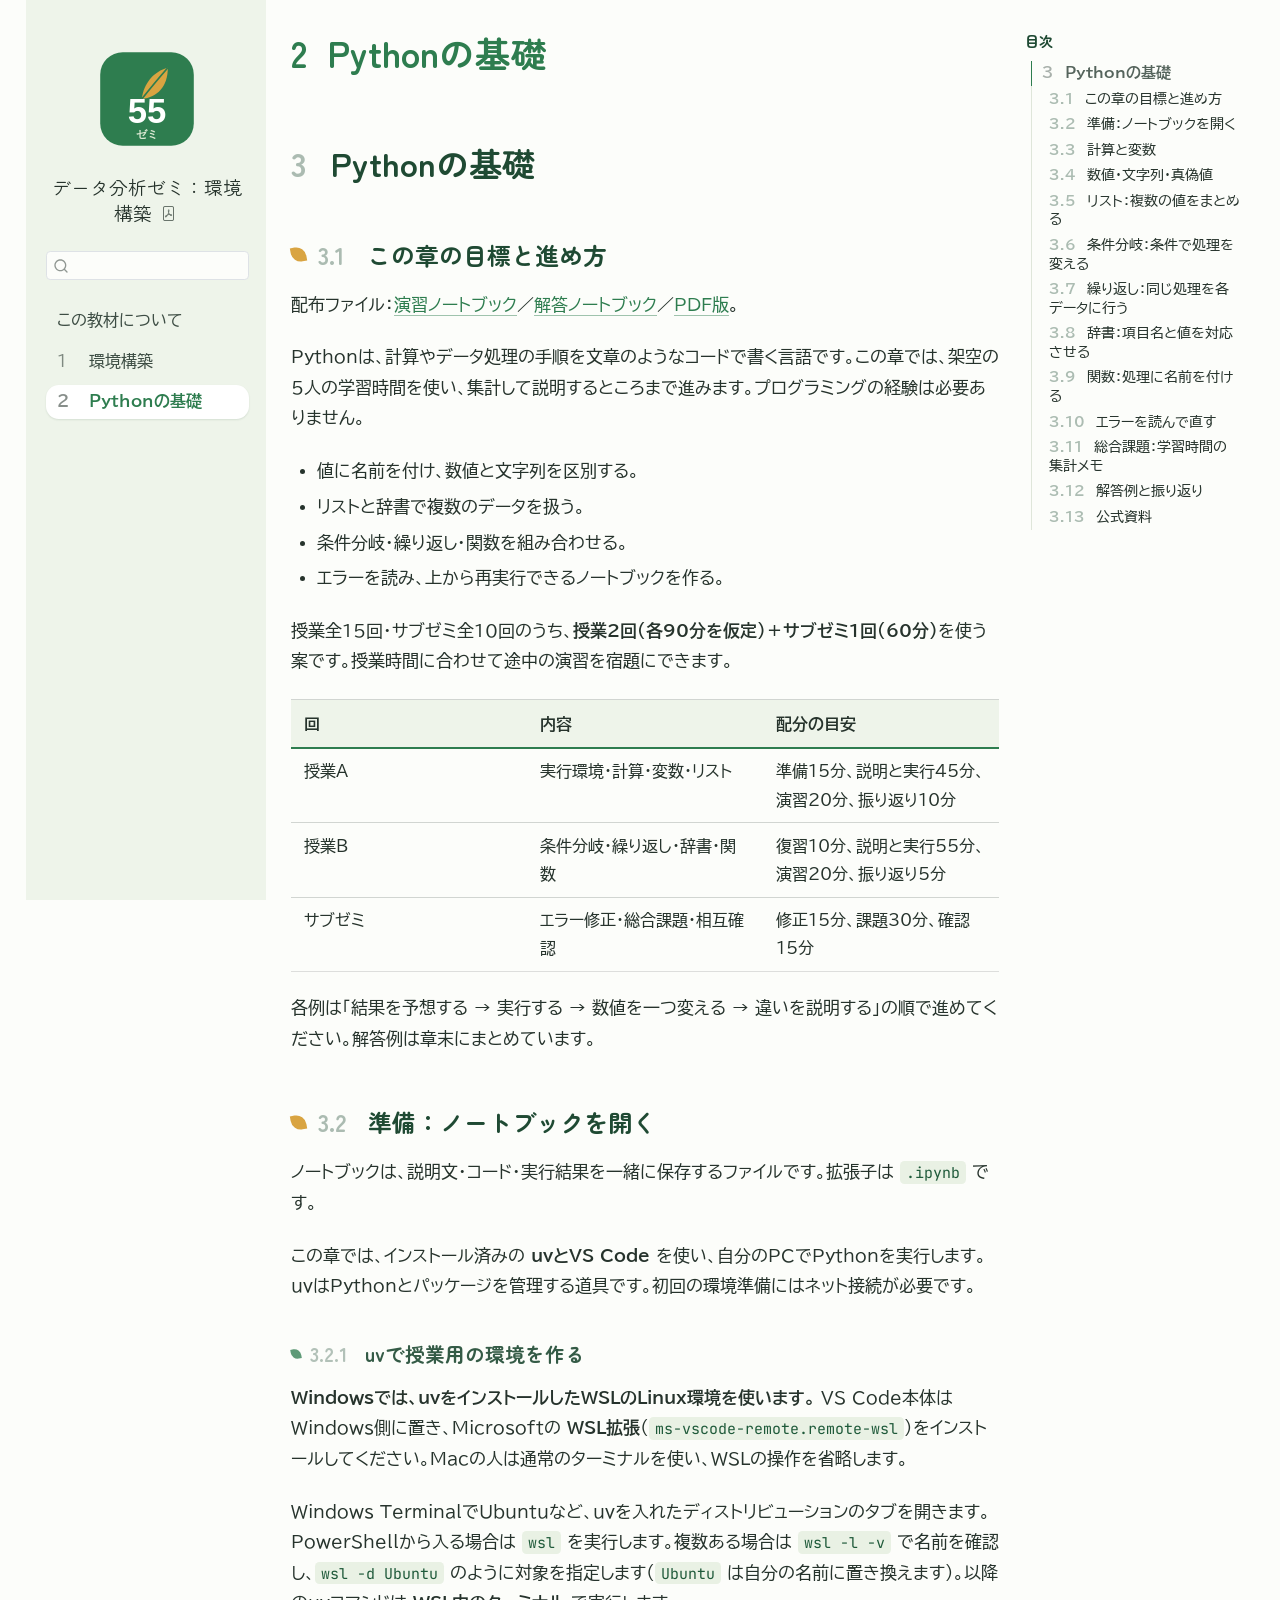
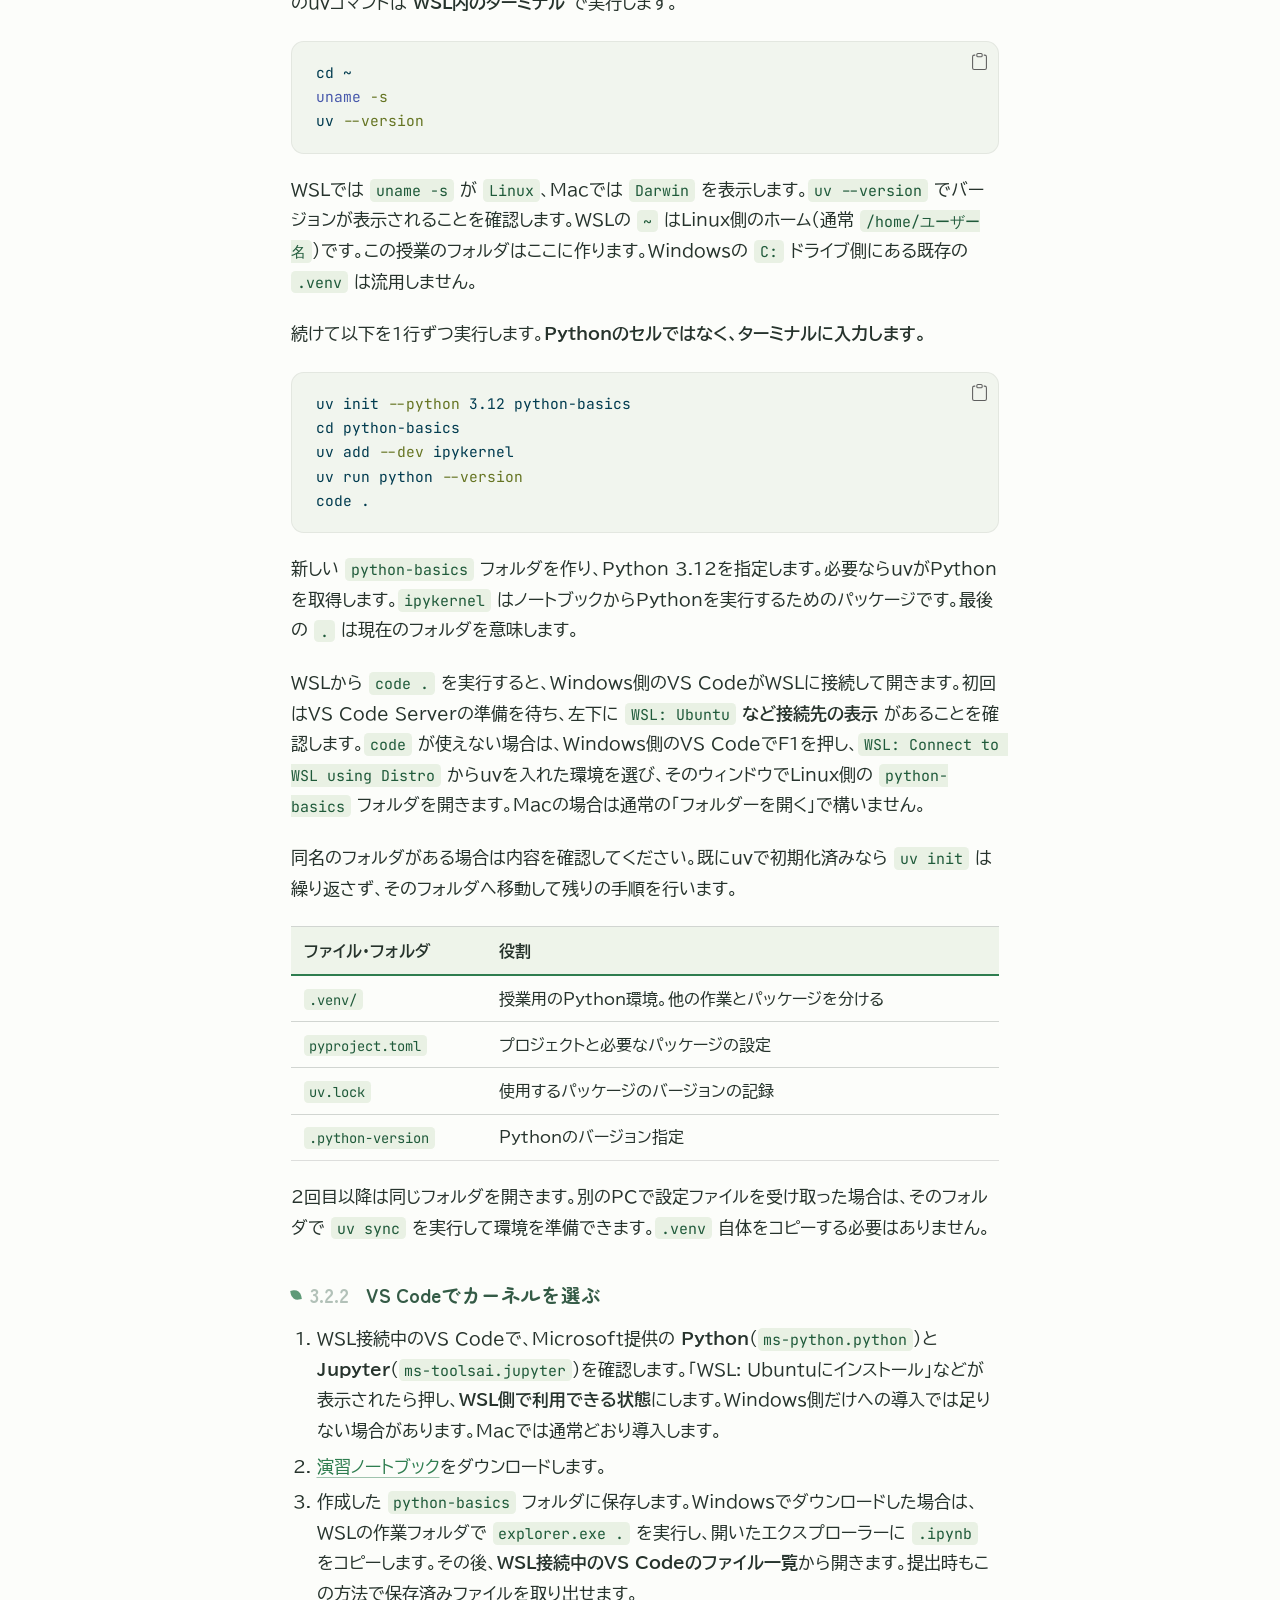
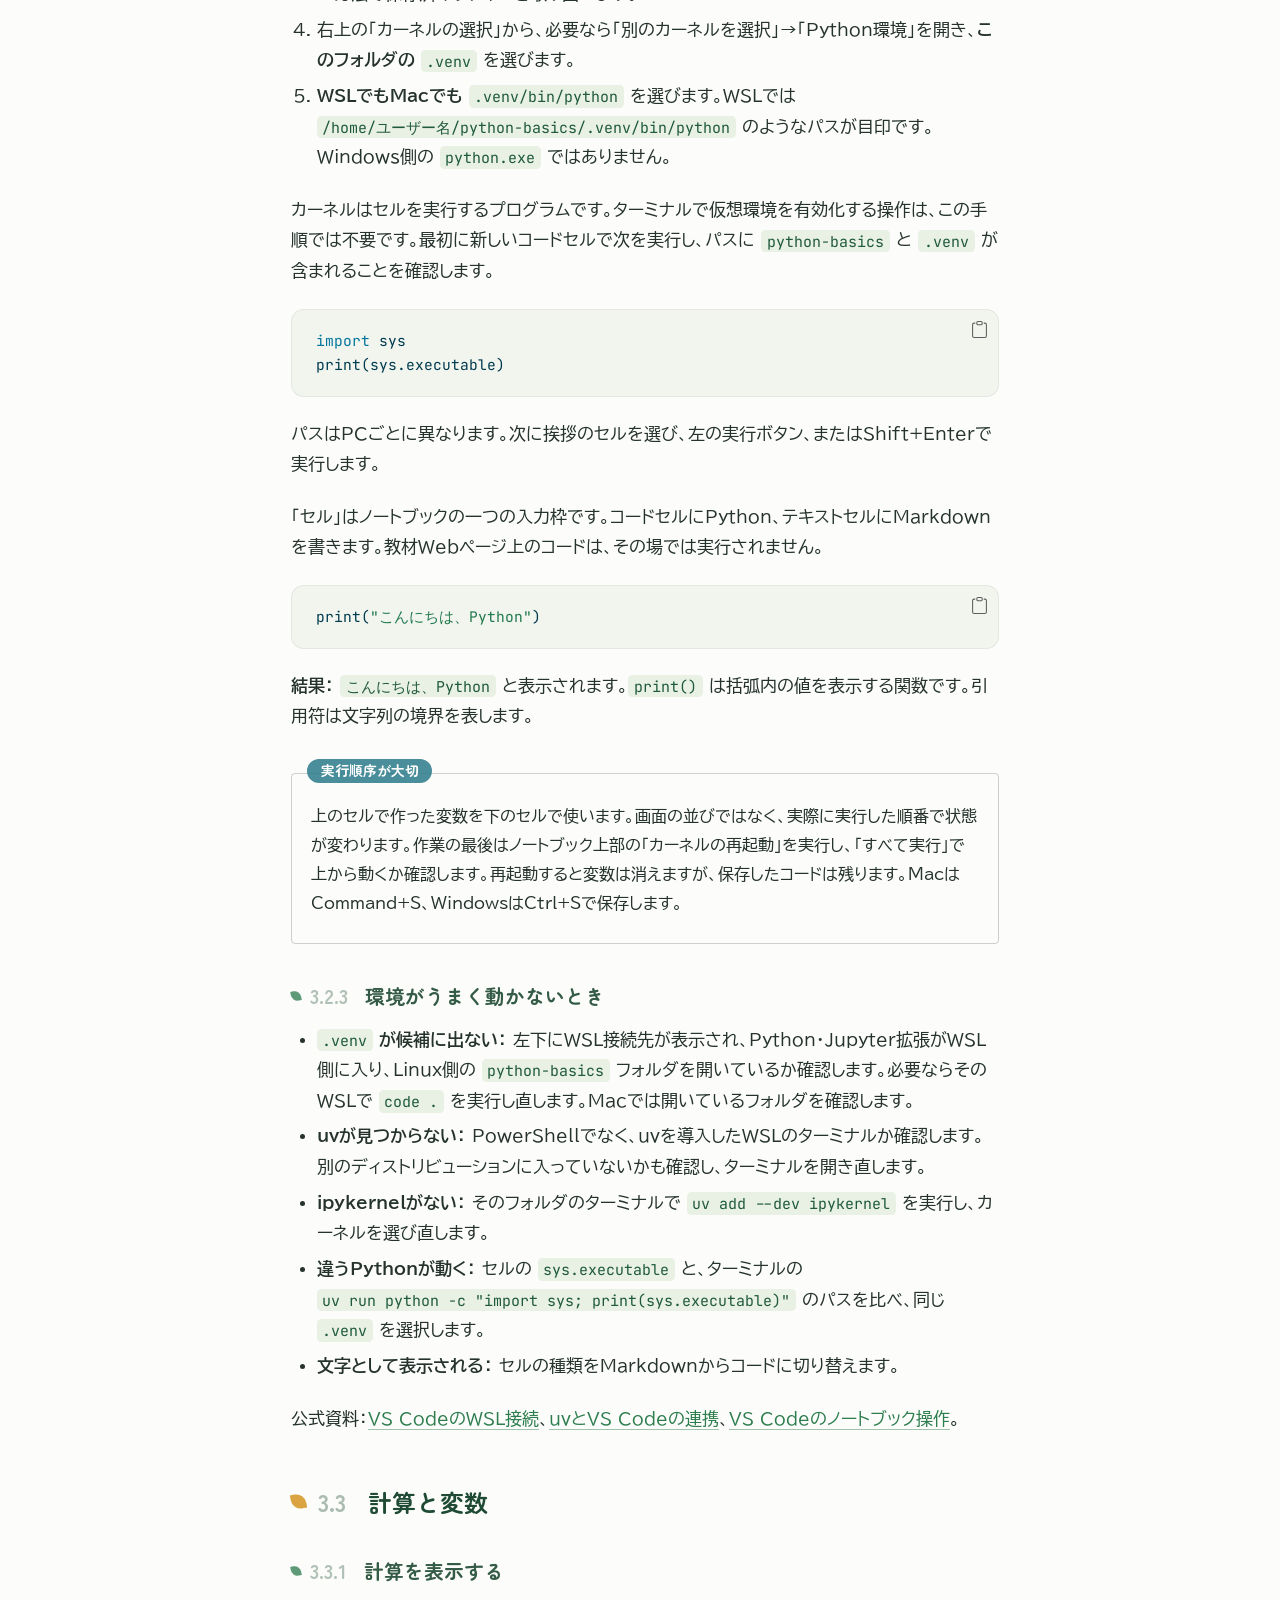
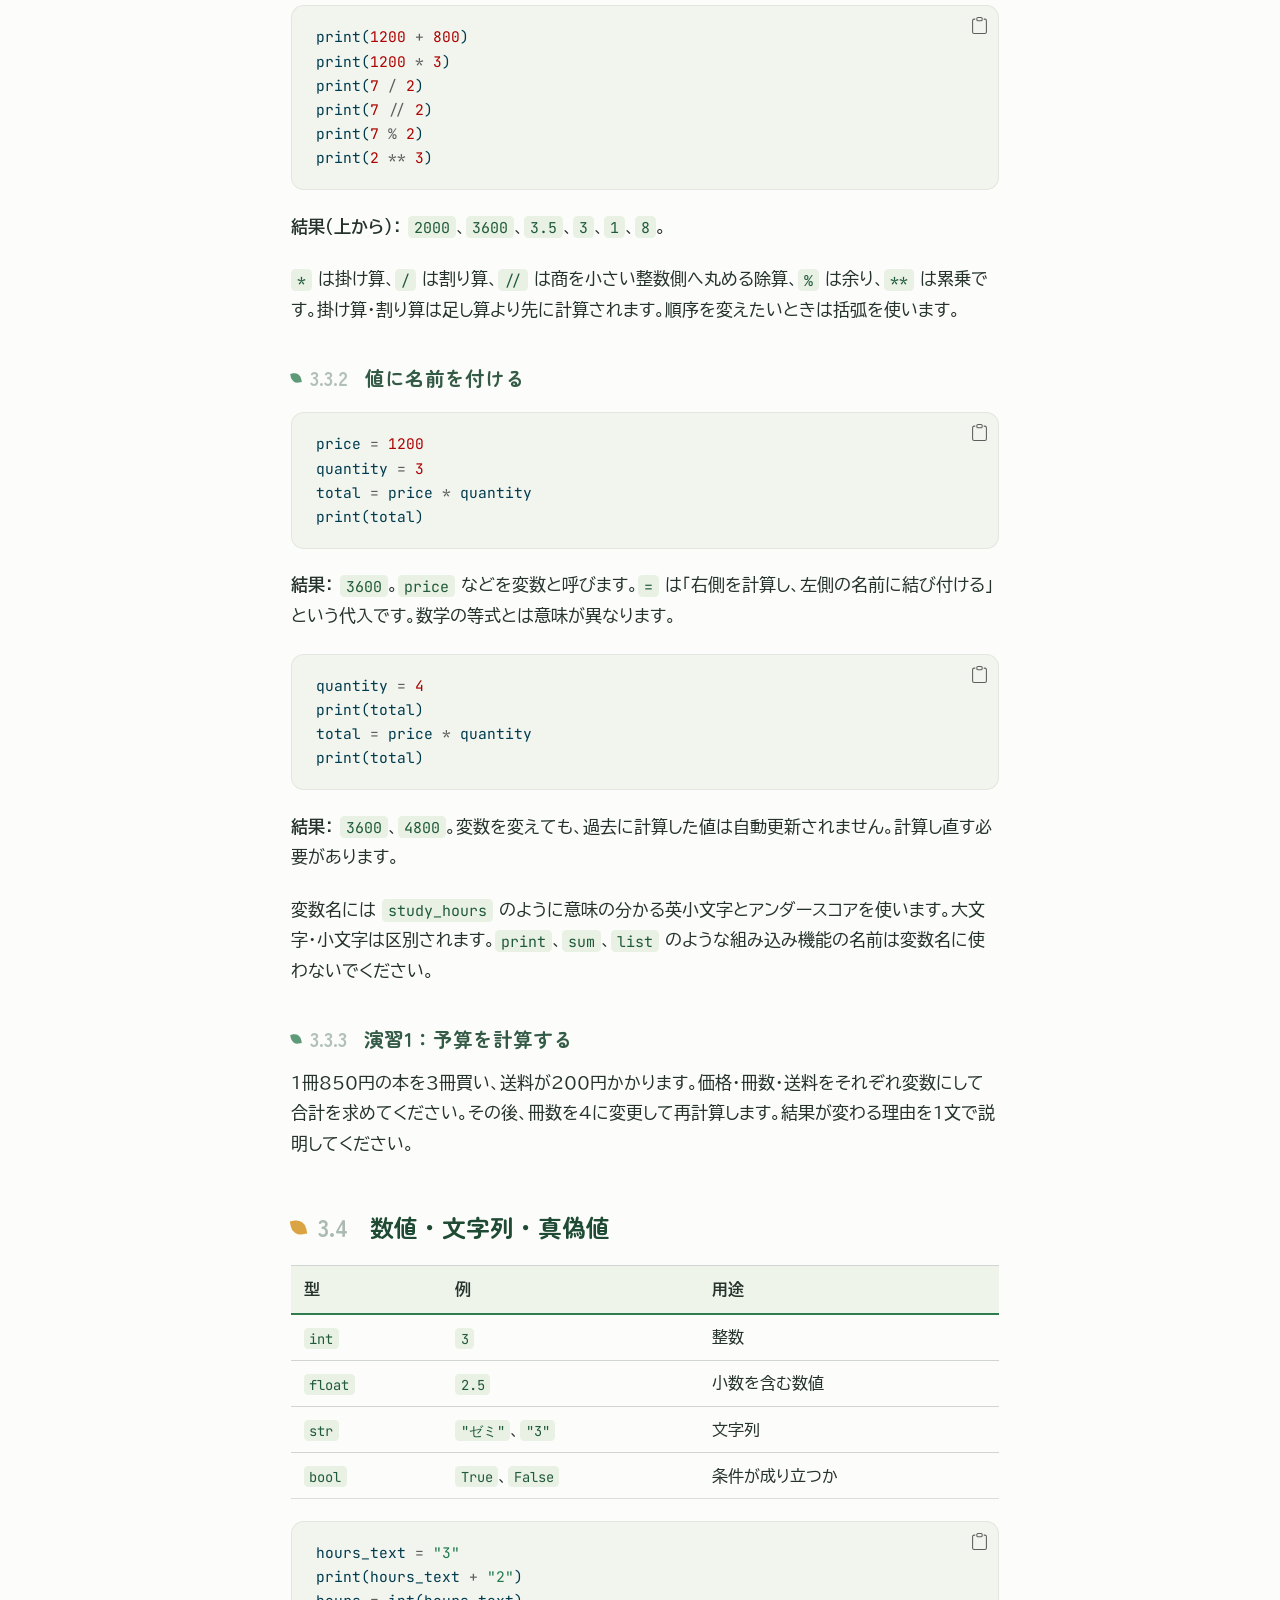
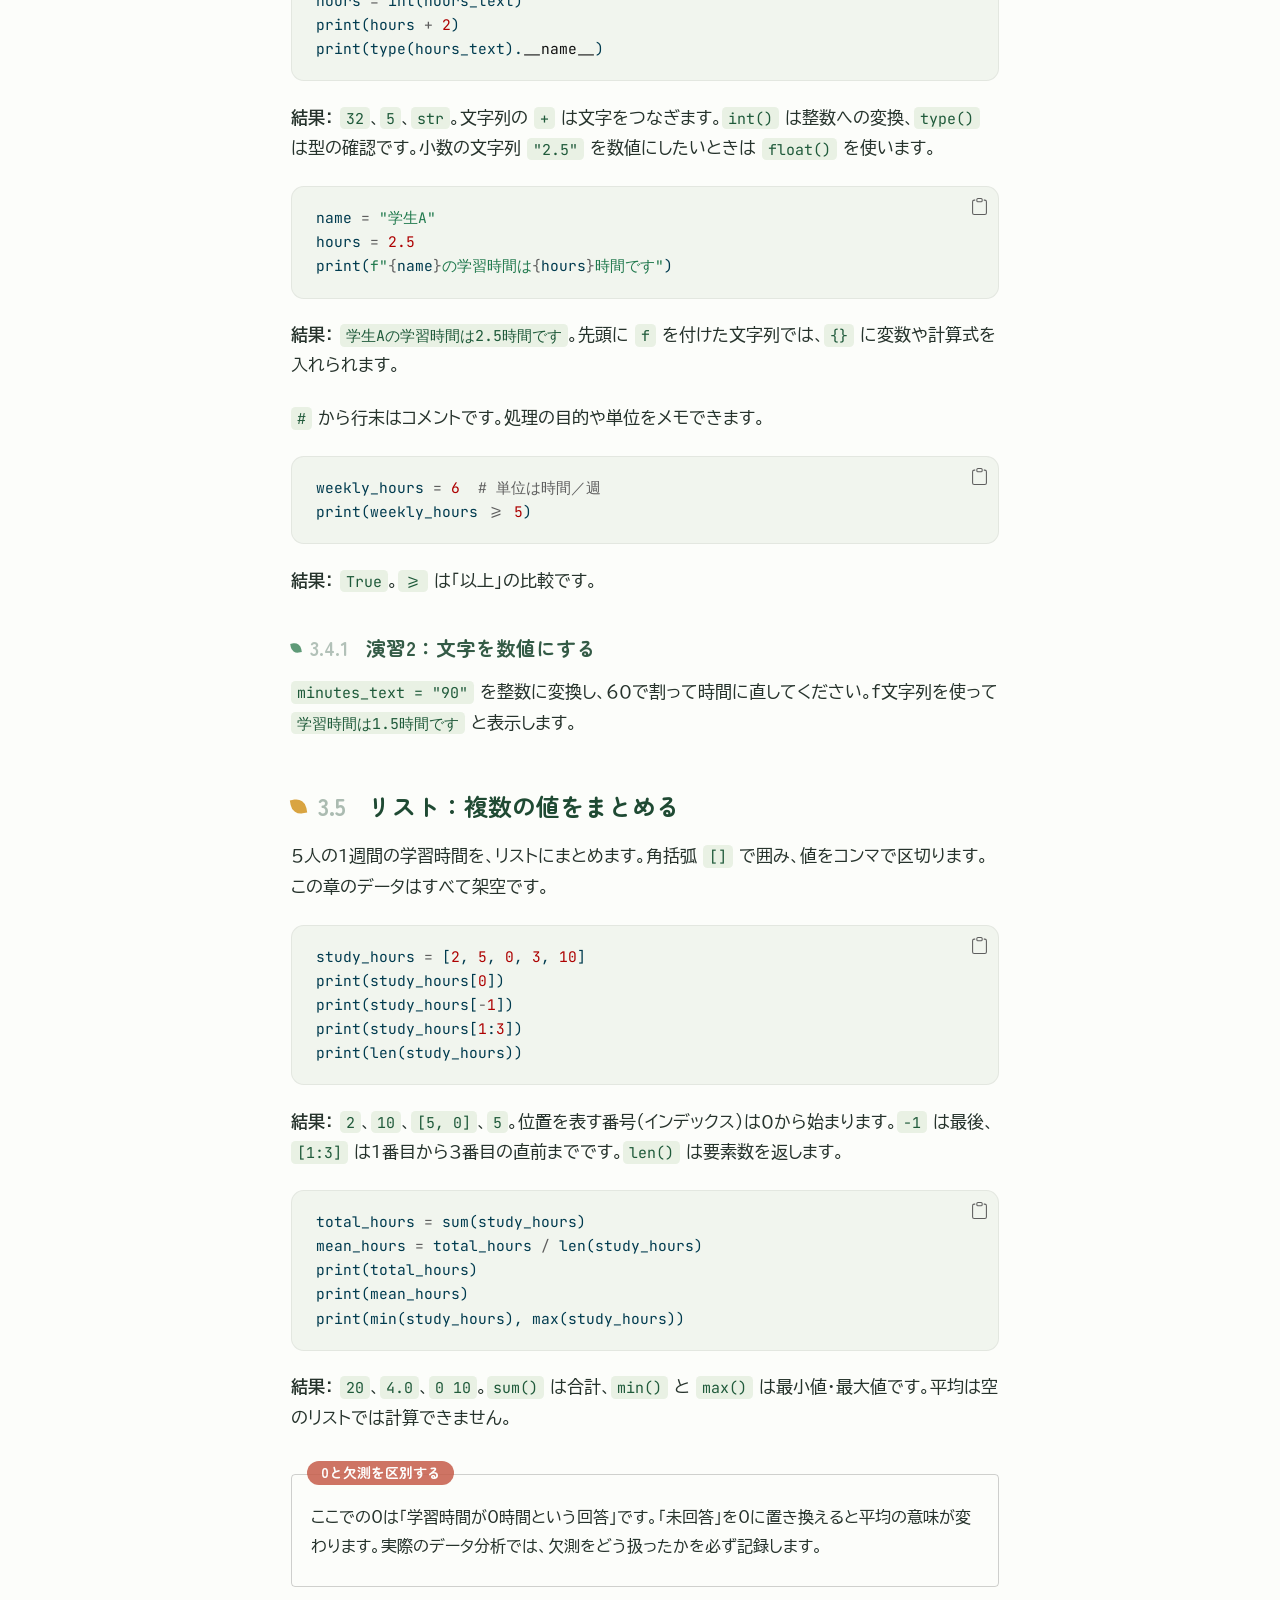
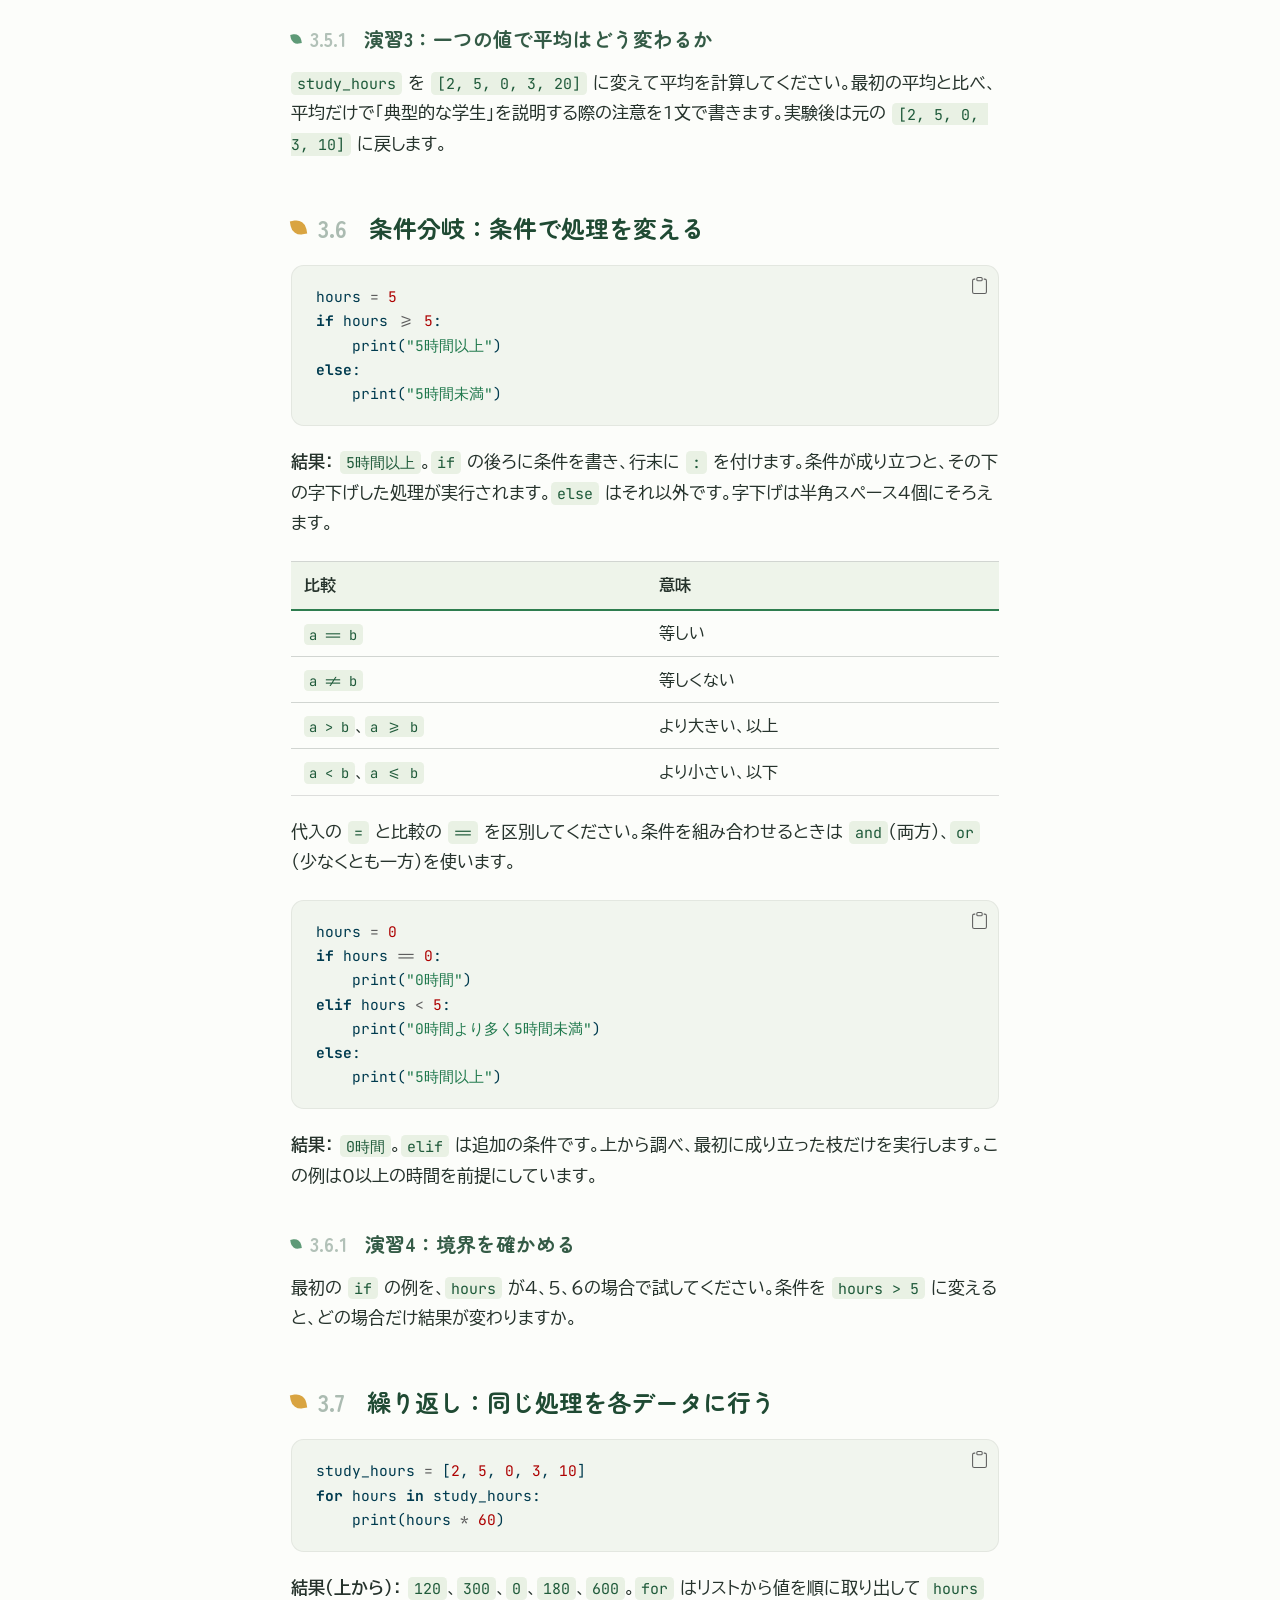
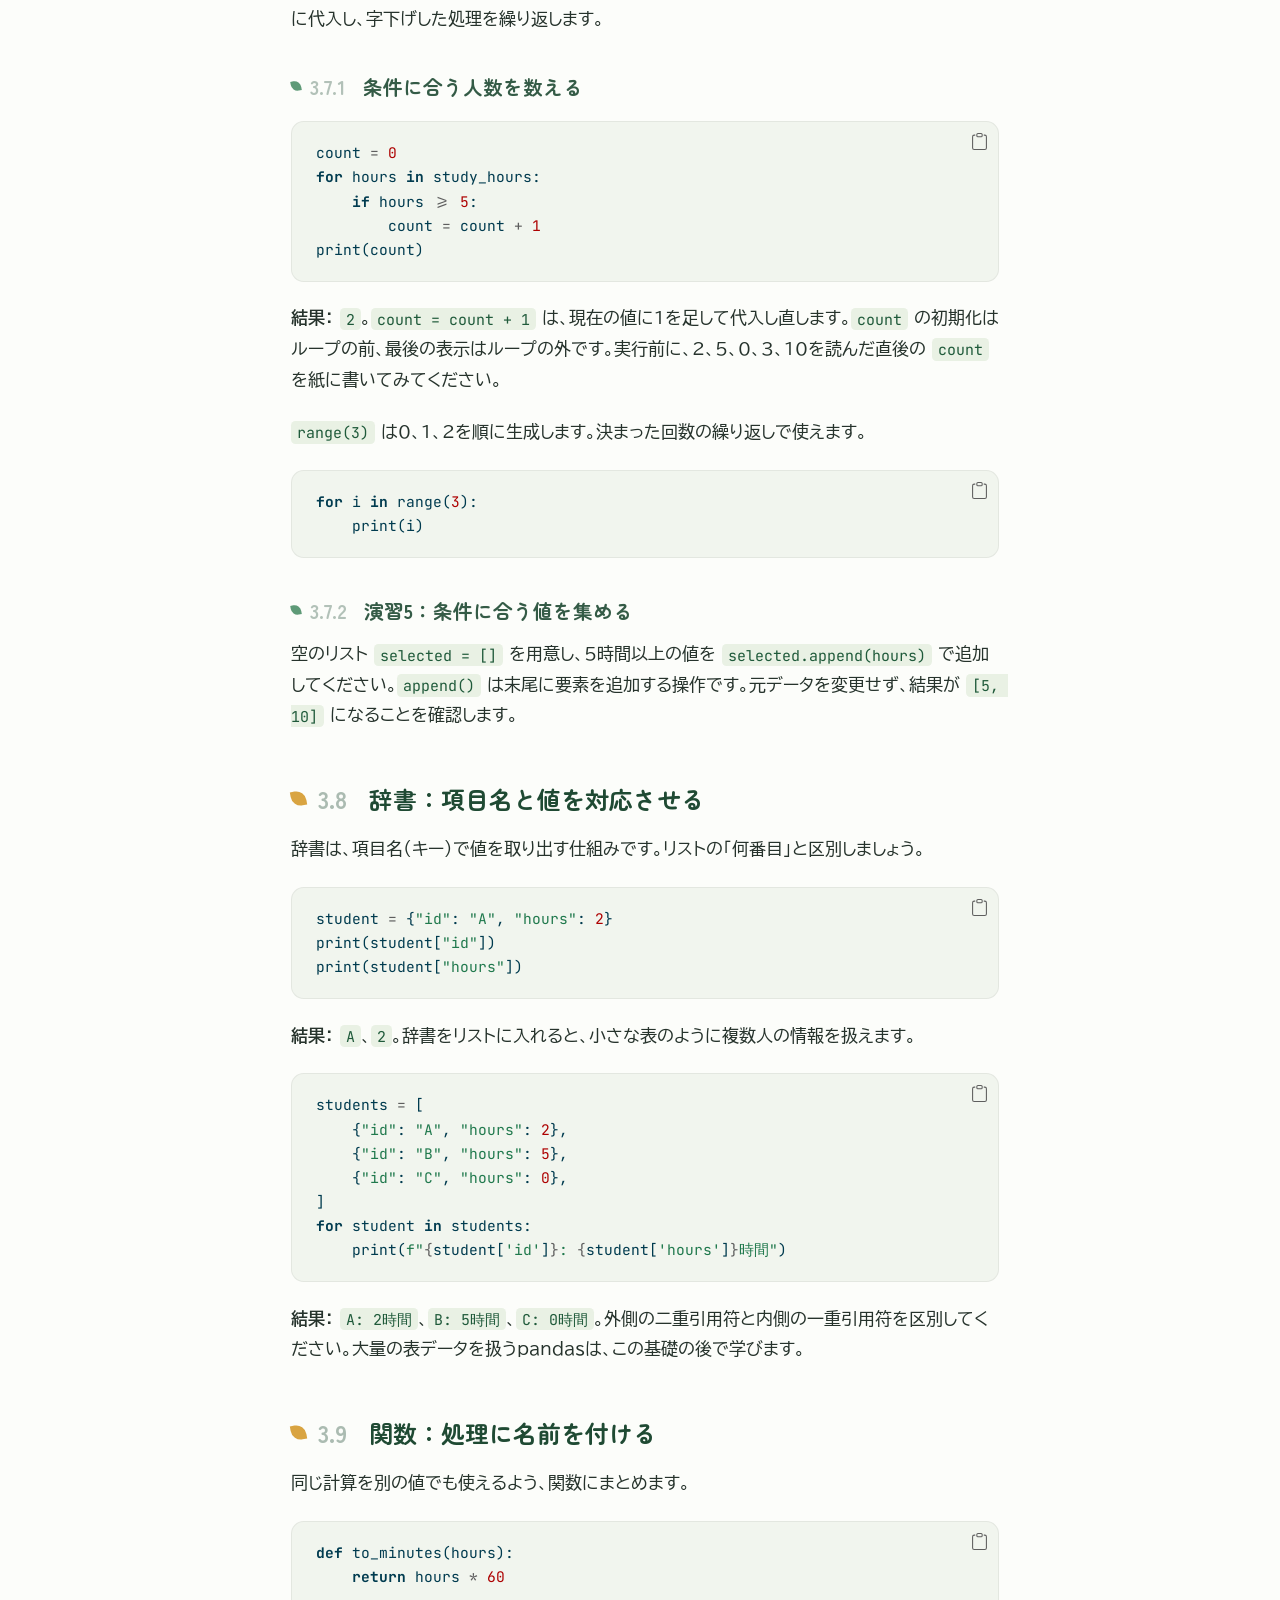
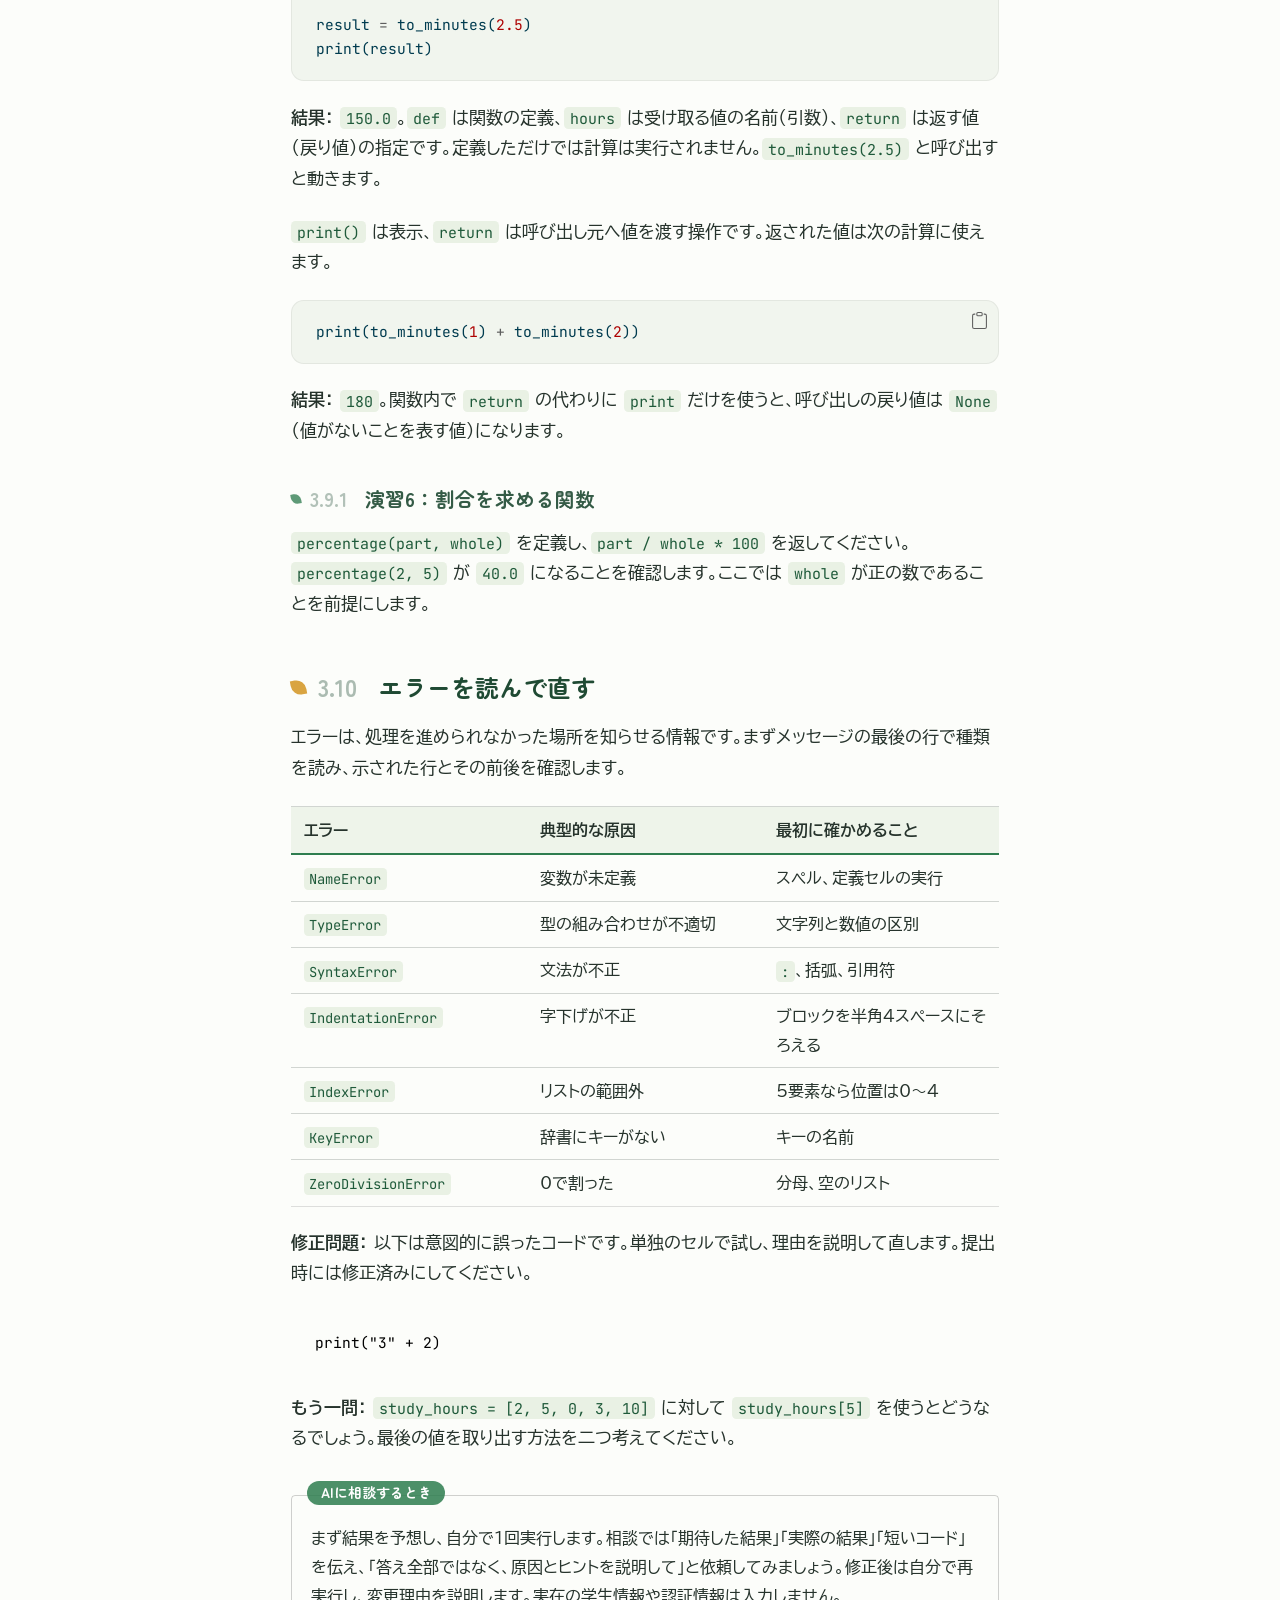
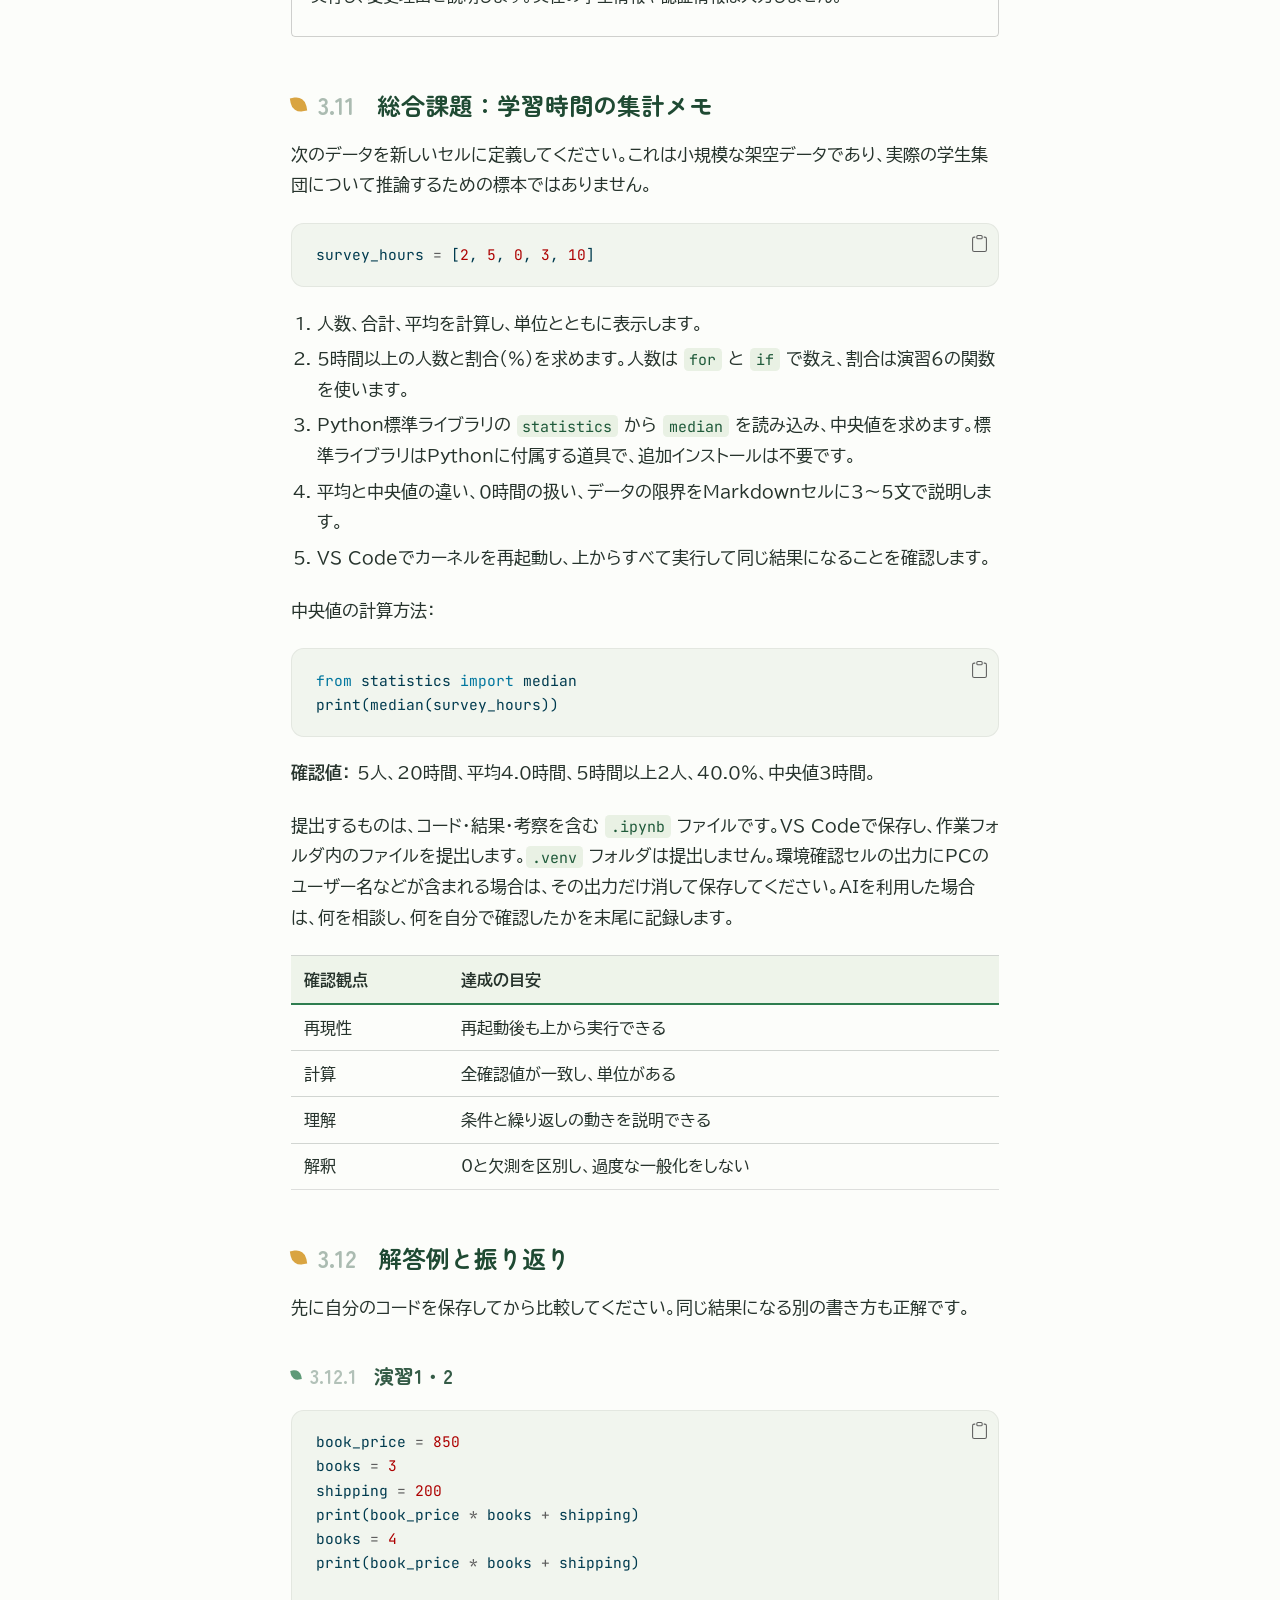
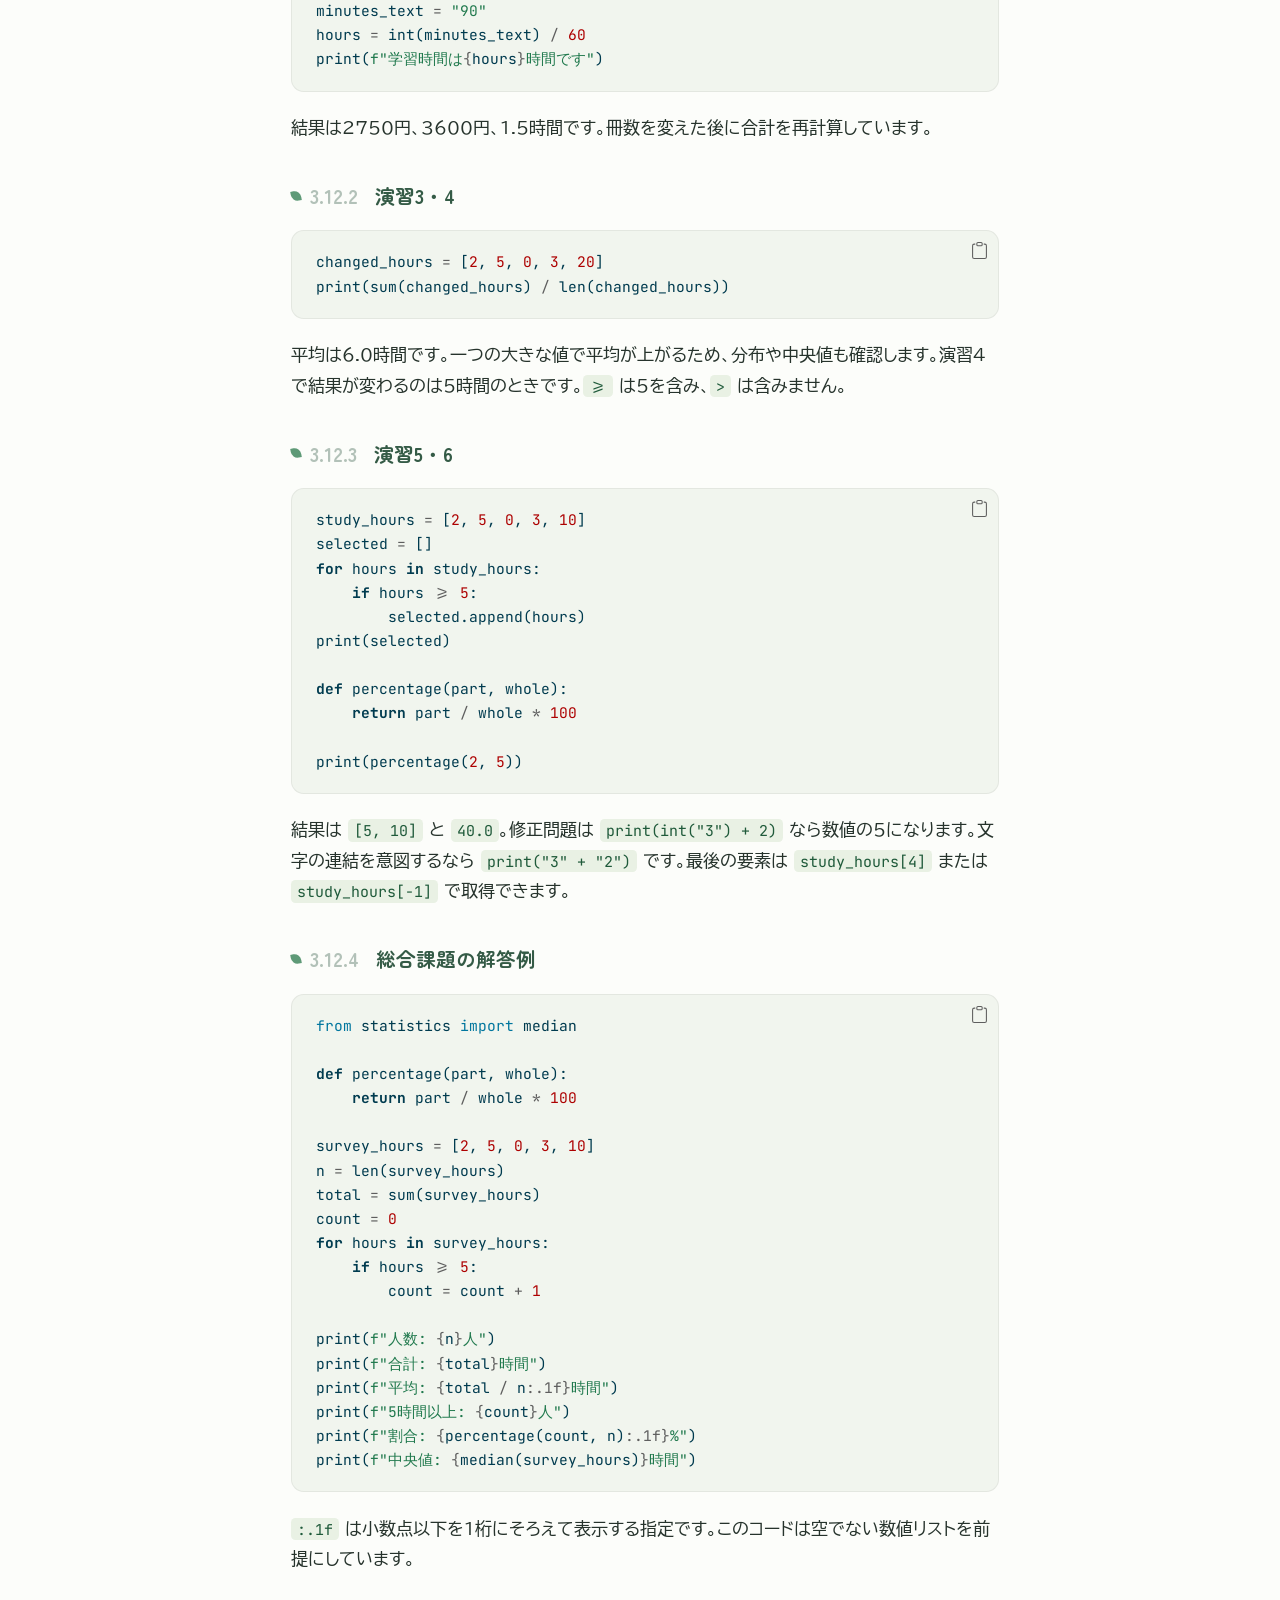
<file: lesson/python-basics.html>
<!DOCTYPE html>
<html xmlns="http://www.w3.org/1999/xhtml" lang="ja" xml:lang="ja"><head>

<meta charset="utf-8">
<meta name="generator" content="quarto-1.10.18">

<meta name="viewport" content="width=device-width, initial-scale=1.0, user-scalable=yes">


<title>2&nbsp; Pythonの基礎 – データ分析ゼミ：環境構築</title>
<style>
/* Default styles provided by pandoc.
** See https://pandoc.org/MANUAL.html#variables-for-html for config info.
*/
span.smallcaps{font-variant: small-caps;}
div.columns{display: flex; gap: 1.5em;}
div.column{flex: auto;}
@media screen {
div.columns{gap: min(4vw, 1.5em);}
div.column{overflow-x: auto;}
}
div.hanging-indent{margin-left: 1.5em; text-indent: -1.5em;}
ul.task-list{list-style: none;}
ul.task-list li input[type="checkbox"] {
  width: 0.8em;
  margin: 0 0.8em 0.2em -1em; /* quarto-specific, see https://github.com/quarto-dev/quarto-cli/issues/4556 */ 
  vertical-align: middle;
}
/* CSS for syntax highlighting */
html { -webkit-text-size-adjust: 100%; }
pre > code.sourceCode { white-space: pre; position: relative; }
pre > code.sourceCode > span { display: inline-block; line-height: 1.25; }
pre > code.sourceCode > span:empty { height: 1.2em; }
.sourceCode { overflow: visible; }
code.sourceCode > span { color: inherit; text-decoration: inherit; }
div.sourceCode { margin: 1em 0; }
pre.sourceCode { margin: 0; }
@media screen {
div.sourceCode { overflow: auto; }
}
@media print {
pre > code.sourceCode { white-space: pre-wrap; }
pre > code.sourceCode > span { text-indent: -5em; padding-left: 5em; }
}
pre.numberSource code
  { counter-reset: source-line 0; }
pre.numberSource code > span
  { position: relative; left: -4em; counter-increment: source-line; }
pre.numberSource code > span > a:first-child::before
  { content: counter(source-line);
    position: relative; left: -1em; text-align: right; vertical-align: baseline;
    border: none; display: inline-block;
    -webkit-touch-callout: none; -webkit-user-select: none;
    -khtml-user-select: none; -moz-user-select: none;
    -ms-user-select: none; user-select: none;
    padding: 0 4px; width: 4em;
  }
pre.numberSource { margin-left: 3em;  padding-left: 4px; }
div.sourceCode
  {   }
@media screen {
pre > code.sourceCode > span > a:first-child::before { text-decoration: underline; }
}
</style>


<script src="../site_libs/quarto-nav/quarto-nav.js"></script>
<script src="../site_libs/quarto-nav/headroom.min.js"></script>
<script src="../site_libs/clipboard/clipboard.min.js"></script>
<script src="../site_libs/quarto-search/autocomplete.umd.js"></script>
<script src="../site_libs/quarto-search/fuse.min.js"></script>
<script src="../site_libs/quarto-search/quarto-search.js"></script>
<meta name="quarto:offset" content="../">
<link href="../lesson/environment-setup.html" rel="prev">
<script src="../site_libs/quarto-html/quarto.js" type="module"></script>
<script src="../site_libs/quarto-html/tabsets/tabsets.js" type="module"></script>
<script src="../site_libs/quarto-html/popper.min.js"></script>
<script src="../site_libs/quarto-html/tippy.umd.min.js"></script>
<script src="../site_libs/quarto-html/anchor.min.js"></script>
<link href="../site_libs/quarto-html/tippy.css" rel="stylesheet">
<link href="../site_libs/quarto-html/quarto-syntax-highlighting-a277fc7c0b5572c02727048f32503fbf.css" rel="stylesheet" id="quarto-text-highlighting-styles">
<script src="../site_libs/bootstrap/bootstrap.min.js"></script>
<link href="../site_libs/bootstrap/bootstrap-icons.css" rel="stylesheet">
<link href="../site_libs/bootstrap/bootstrap-1fc17faf87dfba659ec2708af60eecc0.min.css" rel="stylesheet" append-hash="true" id="quarto-bootstrap" data-mode="light">
<script id="quarto-search-options" type="application/json">{
  "location": "sidebar",
  "copy-button": false,
  "collapse-after": 3,
  "panel-placement": "start",
  "type": "textbox",
  "limit": 50,
  "keyboard-shortcut": [
    "f",
    "/",
    "s"
  ],
  "show-item-context": false,
  "language": {
    "search-no-results-text": "一致なし",
    "search-matching-documents-text": "一致した文書",
    "search-copy-link-title": "検索へのリンクをコピー",
    "search-hide-matches-text": "追加の検索結果を非表示",
    "search-more-match-text": "追加の検索結果",
    "search-more-matches-text": "追加の検索結果",
    "search-clear-button-title": "消去",
    "search-text-placeholder": "",
    "search-detached-cancel-button-title": "取消",
    "search-submit-button-title": "検索",
    "search-label": "サーチ"
  }
}</script>


</head>

<body class="nav-sidebar floating quarto-light">

<div id="quarto-search-results"></div>
  <header id="quarto-header" class="headroom fixed-top">
  <nav class="quarto-secondary-nav">
    <div class="container-fluid d-flex">
      <button type="button" class="quarto-btn-toggle btn" data-bs-toggle="collapse" role="button" data-bs-target=".quarto-sidebar-collapse-item" aria-controls="quarto-sidebar" aria-expanded="false" aria-label="サイドバーを切り替える" onclick="if (window.quartoToggleHeadroom) { window.quartoToggleHeadroom(); }">
        <i class="bi bi-layout-text-sidebar-reverse"></i>
      </button>
        <nav class="quarto-page-breadcrumbs" aria-label="breadcrumb"><ol class="breadcrumb"><li class="breadcrumb-item"><a href="../lesson/python-basics.html"><span class="chapter-number">2</span>&nbsp; <span class="chapter-title">Pythonの基礎</span></a></li></ol></nav>
        <a class="flex-grow-1" role="navigation" data-bs-toggle="collapse" data-bs-target=".quarto-sidebar-collapse-item" aria-controls="quarto-sidebar" aria-expanded="false" aria-label="サイドバーを切り替える" onclick="if (window.quartoToggleHeadroom) { window.quartoToggleHeadroom(); }">      
        </a>
      <button type="button" class="btn quarto-search-button" aria-label="サーチ" onclick="window.quartoOpenSearch();">
        <i class="bi bi-search"></i>
      </button>
    </div>
  </nav>
</header>
<!-- content -->
<div id="quarto-content" class="quarto-container page-columns page-rows-contents page-layout-article">
<!-- sidebar -->
  <nav id="quarto-sidebar" class="sidebar collapse collapse-horizontal quarto-sidebar-collapse-item sidebar-navigation floating overflow-auto">
    <div class="pt-lg-2 mt-2 text-left sidebar-header sidebar-header-stacked">
      <a href="../index.html" class="sidebar-logo-link">
      <img src="../images/logo-wakaba.svg" alt="" class="sidebar-logo light-content py-0 d-lg-inline d-none">
      <img src="../images/logo-wakaba.svg" alt="" class="sidebar-logo dark-content py-0 d-lg-inline d-none">
      </a>
    <div class="sidebar-title mb-0 py-0">
      <a href="../">データ分析ゼミ：環境構築</a> 
        <div class="sidebar-tools-main">
    <a href="../データ分析ゼミ：環境構築.pdf" title="Download PDF" class="quarto-navigation-tool px-1" aria-label="Download PDF"><i class="bi bi-file-pdf"></i></a>
</div>
    </div>
      </div>
        <div class="mt-2 flex-shrink-0 align-items-center">
        <div class="sidebar-search">
        <div id="quarto-search" class="" title="サーチ"></div>
        </div>
        </div>
    <div class="sidebar-menu-container"> 
    <ul class="list-unstyled mt-1">
        <li class="sidebar-item">
  <div class="sidebar-item-container"> 
  <a href="../index.html" class="sidebar-item-text sidebar-link">
 <span class="menu-text">この教材について</span></a>
  </div>
</li>
        <li class="sidebar-item">
  <div class="sidebar-item-container"> 
  <a href="../lesson/environment-setup.html" class="sidebar-item-text sidebar-link">
 <span class="menu-text"><span class="chapter-number">1</span>&nbsp; <span class="chapter-title">環境構築</span></span></a>
  </div>
</li>
        <li class="sidebar-item">
  <div class="sidebar-item-container"> 
  <a href="../lesson/python-basics.html" class="sidebar-item-text sidebar-link active">
 <span class="menu-text"><span class="chapter-number">2</span>&nbsp; <span class="chapter-title">Pythonの基礎</span></span></a>
  </div>
</li>
    </ul>
    </div>
</nav>
<div id="quarto-sidebar-glass" class="quarto-sidebar-collapse-item" data-bs-toggle="collapse" data-bs-target=".quarto-sidebar-collapse-item"></div>
<!-- margin-sidebar -->
    <div id="quarto-margin-sidebar" class="sidebar margin-sidebar">
        <nav id="TOC" role="doc-toc" class="toc-active">
    <h2 id="toc-title">目次</h2>
   
  <ul class="collapse">
  <li><a href="#sec-python-basics" id="toc-sec-python-basics" class="nav-link active" data-scroll-target="#sec-python-basics"><span class="header-section-number">3</span> Pythonの基礎</a>
  <ul class="collapse">
  <li><a href="#この章の目標と進め方" id="toc-この章の目標と進め方" class="nav-link" data-scroll-target="#この章の目標と進め方"><span class="header-section-number">3.1</span> この章の目標と進め方</a></li>
  <li><a href="#準備ノートブックを開く" id="toc-準備ノートブックを開く" class="nav-link" data-scroll-target="#準備ノートブックを開く"><span class="header-section-number">3.2</span> 準備：ノートブックを開く</a></li>
  <li><a href="#計算と変数" id="toc-計算と変数" class="nav-link" data-scroll-target="#計算と変数"><span class="header-section-number">3.3</span> 計算と変数</a></li>
  <li><a href="#数値文字列真偽値" id="toc-数値文字列真偽値" class="nav-link" data-scroll-target="#数値文字列真偽値"><span class="header-section-number">3.4</span> 数値・文字列・真偽値</a></li>
  <li><a href="#リスト複数の値をまとめる" id="toc-リスト複数の値をまとめる" class="nav-link" data-scroll-target="#リスト複数の値をまとめる"><span class="header-section-number">3.5</span> リスト：複数の値をまとめる</a></li>
  <li><a href="#条件分岐条件で処理を変える" id="toc-条件分岐条件で処理を変える" class="nav-link" data-scroll-target="#条件分岐条件で処理を変える"><span class="header-section-number">3.6</span> 条件分岐：条件で処理を変える</a></li>
  <li><a href="#繰り返し同じ処理を各データに行う" id="toc-繰り返し同じ処理を各データに行う" class="nav-link" data-scroll-target="#繰り返し同じ処理を各データに行う"><span class="header-section-number">3.7</span> 繰り返し：同じ処理を各データに行う</a></li>
  <li><a href="#辞書項目名と値を対応させる" id="toc-辞書項目名と値を対応させる" class="nav-link" data-scroll-target="#辞書項目名と値を対応させる"><span class="header-section-number">3.8</span> 辞書：項目名と値を対応させる</a></li>
  <li><a href="#関数処理に名前を付ける" id="toc-関数処理に名前を付ける" class="nav-link" data-scroll-target="#関数処理に名前を付ける"><span class="header-section-number">3.9</span> 関数：処理に名前を付ける</a></li>
  <li><a href="#エラーを読んで直す" id="toc-エラーを読んで直す" class="nav-link" data-scroll-target="#エラーを読んで直す"><span class="header-section-number">3.10</span> エラーを読んで直す</a></li>
  <li><a href="#総合課題学習時間の集計メモ" id="toc-総合課題学習時間の集計メモ" class="nav-link" data-scroll-target="#総合課題学習時間の集計メモ"><span class="header-section-number">3.11</span> 総合課題：学習時間の集計メモ</a></li>
  <li><a href="#解答例と振り返り" id="toc-解答例と振り返り" class="nav-link" data-scroll-target="#解答例と振り返り"><span class="header-section-number">3.12</span> 解答例と振り返り</a></li>
  <li><a href="#公式資料" id="toc-公式資料" class="nav-link" data-scroll-target="#公式資料"><span class="header-section-number">3.13</span> 公式資料</a></li>
  </ul></li>
  </ul>
</nav>
    </div>
<!-- main -->
<main class="content" id="quarto-document-content">

<header id="title-block-header" class="quarto-title-block default">
<div class="quarto-title">
<h1 class="title"><span class="chapter-number">2</span>&nbsp; <span class="chapter-title">Pythonの基礎</span></h1>
</div>



<div class="quarto-title-meta">

    
  
    
  </div>
  


</header>


<section id="sec-python-basics" class="level1" data-number="3">
<h1 data-number="3"><span class="header-section-number">3</span> Pythonの基礎</h1>
<section id="この章の目標と進め方" class="level2" data-number="3.1">
<h2 data-number="3.1" class="anchored" data-anchor-id="この章の目標と進め方"><span class="header-section-number">3.1</span> この章の目標と進め方</h2>
<p>配布ファイル：<a href="../materials/python-basics.ipynb" download="python-basics.ipynb">演習ノートブック</a>／<a href="../materials/python-basics-solutions.ipynb" download="python-basics-solutions.ipynb">解答ノートブック</a>／<a href="../materials/python-basics.pdf">PDF版</a>。</p>
<p>Pythonは、計算やデータ処理の手順を文章のようなコードで書く言語です。この章では、架空の5人の学習時間を使い、集計して説明するところまで進みます。プログラミングの経験は必要ありません。</p>
<ul>
<li>値に名前を付け、数値と文字列を区別する。</li>
<li>リストと辞書で複数のデータを扱う。</li>
<li>条件分岐・繰り返し・関数を組み合わせる。</li>
<li>エラーを読み、上から再実行できるノートブックを作る。</li>
</ul>
<p>授業全15回・サブゼミ全10回のうち、<strong>授業2回（各90分を仮定）＋サブゼミ1回（60分）</strong>を使う案です。授業時間に合わせて途中の演習を宿題にできます。</p>
<table class="caption-top table">
<colgroup>
<col style="width: 33%">
<col style="width: 33%">
<col style="width: 33%">
</colgroup>
<thead>
<tr class="header">
<th>回</th>
<th>内容</th>
<th>配分の目安</th>
</tr>
</thead>
<tbody>
<tr class="odd">
<td>授業A</td>
<td>実行環境・計算・変数・リスト</td>
<td>準備15分、説明と実行45分、演習20分、振り返り10分</td>
</tr>
<tr class="even">
<td>授業B</td>
<td>条件分岐・繰り返し・辞書・関数</td>
<td>復習10分、説明と実行55分、演習20分、振り返り5分</td>
</tr>
<tr class="odd">
<td>サブゼミ</td>
<td>エラー修正・総合課題・相互確認</td>
<td>修正15分、課題30分、確認15分</td>
</tr>
</tbody>
</table>
<p>各例は「結果を予想する → 実行する → 数値を一つ変える → 違いを説明する」の順で進めてください。解答例は章末にまとめています。</p>
</section>
<section id="準備ノートブックを開く" class="level2" data-number="3.2">
<h2 data-number="3.2" class="anchored" data-anchor-id="準備ノートブックを開く"><span class="header-section-number">3.2</span> 準備：ノートブックを開く</h2>
<p>ノートブックは、説明文・コード・実行結果を一緒に保存するファイルです。拡張子は <code>.ipynb</code> です。</p>
<p>この章では、インストール済みの <strong>uvとVS Code</strong> を使い、自分のPCでPythonを実行します。uvはPythonとパッケージを管理する道具です。初回の環境準備にはネット接続が必要です。</p>
<section id="uvで授業用の環境を作る" class="level3" data-number="3.2.1">
<h3 data-number="3.2.1" class="anchored" data-anchor-id="uvで授業用の環境を作る"><span class="header-section-number">3.2.1</span> uvで授業用の環境を作る</h3>
<p><strong>Windowsでは、uvをインストールしたWSLのLinux環境を使います。</strong> VS Code本体はWindows側に置き、Microsoftの <strong>WSL拡張</strong>（<code>ms-vscode-remote.remote-wsl</code>）をインストールしてください。Macの人は通常のターミナルを使い、WSLの操作を省略します。</p>
<p>Windows TerminalでUbuntuなど、uvを入れたディストリビューションのタブを開きます。PowerShellから入る場合は <code>wsl</code> を実行します。複数ある場合は <code>wsl -l -v</code> で名前を確認し、<code>wsl -d Ubuntu</code> のように対象を指定します（<code>Ubuntu</code> は自分の名前に置き換えます）。以降のuvコマンドは <strong>WSL内のターミナル</strong> で実行します。</p>
<div class="code-copy-outer-scaffold"><div class="sourceCode" id="cb1"><pre class="sourceCode bash code-with-copy"><code class="sourceCode bash"><span id="cb1-1"><a href="#cb1-1" aria-hidden="true" tabindex="-1"></a><span class="bu">cd</span> ~</span>
<span id="cb1-2"><a href="#cb1-2" aria-hidden="true" tabindex="-1"></a><span class="fu">uname</span> <span class="at">-s</span></span>
<span id="cb1-3"><a href="#cb1-3" aria-hidden="true" tabindex="-1"></a><span class="ex">uv</span> <span class="at">--version</span></span></code></pre></div><button title="コピー" class="code-copy-button"><i class="bi"></i></button></div>
<p>WSLでは <code>uname -s</code> が <code>Linux</code>、Macでは <code>Darwin</code> を表示します。<code>uv --version</code> でバージョンが表示されることを確認します。WSLの <code>~</code> はLinux側のホーム（通常 <code>/home/ユーザー名</code>）です。この授業のフォルダはここに作ります。Windowsの <code>C:</code> ドライブ側にある既存の <code>.venv</code> は流用しません。</p>
<p>続けて以下を1行ずつ実行します。<strong>Pythonのセルではなく、ターミナルに入力します。</strong></p>
<div class="code-copy-outer-scaffold"><div class="sourceCode" id="cb2"><pre class="sourceCode bash code-with-copy"><code class="sourceCode bash"><span id="cb2-1"><a href="#cb2-1" aria-hidden="true" tabindex="-1"></a><span class="ex">uv</span> init <span class="at">--python</span> 3.12 python-basics</span>
<span id="cb2-2"><a href="#cb2-2" aria-hidden="true" tabindex="-1"></a><span class="bu">cd</span> python-basics</span>
<span id="cb2-3"><a href="#cb2-3" aria-hidden="true" tabindex="-1"></a><span class="ex">uv</span> add <span class="at">--dev</span> ipykernel</span>
<span id="cb2-4"><a href="#cb2-4" aria-hidden="true" tabindex="-1"></a><span class="ex">uv</span> run python <span class="at">--version</span></span>
<span id="cb2-5"><a href="#cb2-5" aria-hidden="true" tabindex="-1"></a><span class="ex">code</span> .</span></code></pre></div><button title="コピー" class="code-copy-button"><i class="bi"></i></button></div>
<p>新しい <code>python-basics</code> フォルダを作り、Python 3.12を指定します。必要ならuvがPythonを取得します。<code>ipykernel</code> はノートブックからPythonを実行するためのパッケージです。最後の <code>.</code> は現在のフォルダを意味します。</p>
<p>WSLから <code>code .</code> を実行すると、Windows側のVS CodeがWSLに接続して開きます。初回はVS Code Serverの準備を待ち、左下に <strong><code>WSL: Ubuntu</code> など接続先の表示</strong> があることを確認します。<code>code</code> が使えない場合は、Windows側のVS CodeでF1を押し、<code>WSL: Connect to WSL using Distro</code> からuvを入れた環境を選び、そのウィンドウでLinux側の <code>python-basics</code> フォルダを開きます。Macの場合は通常の「フォルダーを開く」で構いません。</p>
<p>同名のフォルダがある場合は内容を確認してください。既にuvで初期化済みなら <code>uv init</code> は繰り返さず、そのフォルダへ移動して残りの手順を行います。</p>
<table class="caption-top table">
<thead>
<tr class="header">
<th>ファイル・フォルダ</th>
<th>役割</th>
</tr>
</thead>
<tbody>
<tr class="odd">
<td><code>.venv/</code></td>
<td>授業用のPython環境。他の作業とパッケージを分ける</td>
</tr>
<tr class="even">
<td><code>pyproject.toml</code></td>
<td>プロジェクトと必要なパッケージの設定</td>
</tr>
<tr class="odd">
<td><code>uv.lock</code></td>
<td>使用するパッケージのバージョンの記録</td>
</tr>
<tr class="even">
<td><code>.python-version</code></td>
<td>Pythonのバージョン指定</td>
</tr>
</tbody>
</table>
<p>2回目以降は同じフォルダを開きます。別のPCで設定ファイルを受け取った場合は、そのフォルダで <code>uv sync</code> を実行して環境を準備できます。<code>.venv</code> 自体をコピーする必要はありません。</p>
</section>
<section id="vs-codeでカーネルを選ぶ" class="level3" data-number="3.2.2">
<h3 data-number="3.2.2" class="anchored" data-anchor-id="vs-codeでカーネルを選ぶ"><span class="header-section-number">3.2.2</span> VS Codeでカーネルを選ぶ</h3>
<ol type="1">
<li>WSL接続中のVS Codeで、Microsoft提供の <strong>Python</strong>（<code>ms-python.python</code>）と <strong>Jupyter</strong>（<code>ms-toolsai.jupyter</code>）を確認します。「WSL: Ubuntuにインストール」などが表示されたら押し、<strong>WSL側で利用できる状態</strong>にします。Windows側だけへの導入では足りない場合があります。Macでは通常どおり導入します。</li>
<li><a href="../materials/python-basics.ipynb" download="python-basics.ipynb">演習ノートブック</a>をダウンロードします。</li>
<li>作成した <code>python-basics</code> フォルダに保存します。Windowsでダウンロードした場合は、WSLの作業フォルダで <code>explorer.exe .</code> を実行し、開いたエクスプローラーに <code>.ipynb</code> をコピーします。その後、<strong>WSL接続中のVS Codeのファイル一覧</strong>から開きます。提出時もこの方法で保存済みファイルを取り出せます。</li>
<li>右上の「カーネルの選択」から、必要なら「別のカーネルを選択」→「Python環境」を開き、<strong>このフォルダの <code>.venv</code></strong> を選びます。</li>
<li><strong>WSLでもMacでも <code>.venv/bin/python</code></strong> を選びます。WSLでは <code>/home/ユーザー名/python-basics/.venv/bin/python</code> のようなパスが目印です。Windows側の <code>python.exe</code> ではありません。</li>
</ol>
<p>カーネルはセルを実行するプログラムです。ターミナルで仮想環境を有効化する操作は、この手順では不要です。最初に新しいコードセルで次を実行し、パスに <code>python-basics</code> と <code>.venv</code> が含まれることを確認します。</p>
<div class="code-copy-outer-scaffold"><div class="sourceCode" id="cb3"><pre class="sourceCode python code-with-copy"><code class="sourceCode python"><span id="cb3-1"><a href="#cb3-1" aria-hidden="true" tabindex="-1"></a><span class="im">import</span> sys</span>
<span id="cb3-2"><a href="#cb3-2" aria-hidden="true" tabindex="-1"></a><span class="bu">print</span>(sys.executable)</span></code></pre></div><button title="コピー" class="code-copy-button"><i class="bi"></i></button></div>
<p>パスはPCごとに異なります。次に挨拶のセルを選び、左の実行ボタン、またはShift+Enterで実行します。</p>
<p>「セル」はノートブックの一つの入力枠です。コードセルにPython、テキストセルにMarkdownを書きます。教材Webページ上のコードは、その場では実行されません。</p>
<div class="code-copy-outer-scaffold"><div class="sourceCode" id="cb4"><pre class="sourceCode python code-with-copy"><code class="sourceCode python"><span id="cb4-1"><a href="#cb4-1" aria-hidden="true" tabindex="-1"></a><span class="bu">print</span>(<span class="st">"こんにちは、Python"</span>)</span></code></pre></div><button title="コピー" class="code-copy-button"><i class="bi"></i></button></div>
<p><strong>結果：</strong> <code>こんにちは、Python</code> と表示されます。<code>print()</code> は括弧内の値を表示する関数です。引用符は文字列の境界を表します。</p>
<div class="callout callout-style-default callout-note callout-titled">
<div class="callout-header d-flex align-content-center">
<div class="callout-icon-container">
<i class="callout-icon"></i>
</div>
<div class="callout-title-container flex-fill">
<span class="screen-reader-only">ノート</span>実行順序が大切
</div>
</div>
<div class="callout-body-container callout-body">
<p>上のセルで作った変数を下のセルで使います。画面の並びではなく、実際に実行した順番で状態が変わります。作業の最後はノートブック上部の「カーネルの再起動」を実行し、「すべて実行」で上から動くか確認します。再起動すると変数は消えますが、保存したコードは残ります。MacはCommand+S、WindowsはCtrl+Sで保存します。</p>
</div>
</div>
</section>
<section id="環境がうまく動かないとき" class="level3" data-number="3.2.3">
<h3 data-number="3.2.3" class="anchored" data-anchor-id="環境がうまく動かないとき"><span class="header-section-number">3.2.3</span> 環境がうまく動かないとき</h3>
<ul>
<li><strong><code>.venv</code> が候補に出ない：</strong> 左下にWSL接続先が表示され、Python・Jupyter拡張がWSL側に入り、Linux側の <code>python-basics</code> フォルダを開いているか確認します。必要ならそのWSLで <code>code .</code> を実行し直します。Macでは開いているフォルダを確認します。</li>
<li><strong>uvが見つからない：</strong> PowerShellでなく、uvを導入したWSLのターミナルか確認します。別のディストリビューションに入っていないかも確認し、ターミナルを開き直します。</li>
<li><strong>ipykernelがない：</strong> そのフォルダのターミナルで <code>uv add --dev ipykernel</code> を実行し、カーネルを選び直します。</li>
<li><strong>違うPythonが動く：</strong> セルの <code>sys.executable</code> と、ターミナルの <code>uv run python -c "import sys; print(sys.executable)"</code> のパスを比べ、同じ <code>.venv</code> を選択します。</li>
<li><strong>文字として表示される：</strong> セルの種類をMarkdownからコードに切り替えます。</li>
</ul>
<p>公式資料：<a href="https://code.visualstudio.com/docs/remote/wsl">VS CodeのWSL接続</a>、<a href="https://docs.astral.sh/uv/guides/integration/jupyter/#using-jupyter-from-vs-code">uvとVS Codeの連携</a>、<a href="https://code.visualstudio.com/docs/datascience/jupyter-notebooks">VS Codeのノートブック操作</a>。</p>
</section>
</section>
<section id="計算と変数" class="level2" data-number="3.3">
<h2 data-number="3.3" class="anchored" data-anchor-id="計算と変数"><span class="header-section-number">3.3</span> 計算と変数</h2>
<section id="計算を表示する" class="level3" data-number="3.3.1">
<h3 data-number="3.3.1" class="anchored" data-anchor-id="計算を表示する"><span class="header-section-number">3.3.1</span> 計算を表示する</h3>
<div class="code-copy-outer-scaffold"><div class="sourceCode" id="cb5"><pre class="sourceCode python code-with-copy"><code class="sourceCode python"><span id="cb5-1"><a href="#cb5-1" aria-hidden="true" tabindex="-1"></a><span class="bu">print</span>(<span class="dv">1200</span> <span class="op">+</span> <span class="dv">800</span>)</span>
<span id="cb5-2"><a href="#cb5-2" aria-hidden="true" tabindex="-1"></a><span class="bu">print</span>(<span class="dv">1200</span> <span class="op">*</span> <span class="dv">3</span>)</span>
<span id="cb5-3"><a href="#cb5-3" aria-hidden="true" tabindex="-1"></a><span class="bu">print</span>(<span class="dv">7</span> <span class="op">/</span> <span class="dv">2</span>)</span>
<span id="cb5-4"><a href="#cb5-4" aria-hidden="true" tabindex="-1"></a><span class="bu">print</span>(<span class="dv">7</span> <span class="op">//</span> <span class="dv">2</span>)</span>
<span id="cb5-5"><a href="#cb5-5" aria-hidden="true" tabindex="-1"></a><span class="bu">print</span>(<span class="dv">7</span> <span class="op">%</span> <span class="dv">2</span>)</span>
<span id="cb5-6"><a href="#cb5-6" aria-hidden="true" tabindex="-1"></a><span class="bu">print</span>(<span class="dv">2</span> <span class="op">**</span> <span class="dv">3</span>)</span></code></pre></div><button title="コピー" class="code-copy-button"><i class="bi"></i></button></div>
<p><strong>結果（上から）：</strong> <code>2000</code>、<code>3600</code>、<code>3.5</code>、<code>3</code>、<code>1</code>、<code>8</code>。</p>
<p><code>*</code> は掛け算、<code>/</code> は割り算、<code>//</code> は商を小さい整数側へ丸める除算、<code>%</code> は余り、<code>**</code> は累乗です。掛け算・割り算は足し算より先に計算されます。順序を変えたいときは括弧を使います。</p>
</section>
<section id="値に名前を付ける" class="level3" data-number="3.3.2">
<h3 data-number="3.3.2" class="anchored" data-anchor-id="値に名前を付ける"><span class="header-section-number">3.3.2</span> 値に名前を付ける</h3>
<div class="code-copy-outer-scaffold"><div class="sourceCode" id="cb6"><pre class="sourceCode python code-with-copy"><code class="sourceCode python"><span id="cb6-1"><a href="#cb6-1" aria-hidden="true" tabindex="-1"></a>price <span class="op">=</span> <span class="dv">1200</span></span>
<span id="cb6-2"><a href="#cb6-2" aria-hidden="true" tabindex="-1"></a>quantity <span class="op">=</span> <span class="dv">3</span></span>
<span id="cb6-3"><a href="#cb6-3" aria-hidden="true" tabindex="-1"></a>total <span class="op">=</span> price <span class="op">*</span> quantity</span>
<span id="cb6-4"><a href="#cb6-4" aria-hidden="true" tabindex="-1"></a><span class="bu">print</span>(total)</span></code></pre></div><button title="コピー" class="code-copy-button"><i class="bi"></i></button></div>
<p><strong>結果：</strong> <code>3600</code>。<code>price</code> などを変数と呼びます。<code>=</code> は「右側を計算し、左側の名前に結び付ける」という代入です。数学の等式とは意味が異なります。</p>
<div class="code-copy-outer-scaffold"><div class="sourceCode" id="cb7"><pre class="sourceCode python code-with-copy"><code class="sourceCode python"><span id="cb7-1"><a href="#cb7-1" aria-hidden="true" tabindex="-1"></a>quantity <span class="op">=</span> <span class="dv">4</span></span>
<span id="cb7-2"><a href="#cb7-2" aria-hidden="true" tabindex="-1"></a><span class="bu">print</span>(total)</span>
<span id="cb7-3"><a href="#cb7-3" aria-hidden="true" tabindex="-1"></a>total <span class="op">=</span> price <span class="op">*</span> quantity</span>
<span id="cb7-4"><a href="#cb7-4" aria-hidden="true" tabindex="-1"></a><span class="bu">print</span>(total)</span></code></pre></div><button title="コピー" class="code-copy-button"><i class="bi"></i></button></div>
<p><strong>結果：</strong> <code>3600</code>、<code>4800</code>。変数を変えても、過去に計算した値は自動更新されません。計算し直す必要があります。</p>
<p>変数名には <code>study_hours</code> のように意味の分かる英小文字とアンダースコアを使います。大文字・小文字は区別されます。<code>print</code>、<code>sum</code>、<code>list</code> のような組み込み機能の名前は変数名に使わないでください。</p>
</section>
<section id="演習1予算を計算する" class="level3" data-number="3.3.3">
<h3 data-number="3.3.3" class="anchored" data-anchor-id="演習1予算を計算する"><span class="header-section-number">3.3.3</span> 演習1：予算を計算する</h3>
<p>1冊850円の本を3冊買い、送料が200円かかります。価格・冊数・送料をそれぞれ変数にして合計を求めてください。その後、冊数を4に変更して再計算します。結果が変わる理由を1文で説明してください。</p>
</section>
</section>
<section id="数値文字列真偽値" class="level2" data-number="3.4">
<h2 data-number="3.4" class="anchored" data-anchor-id="数値文字列真偽値"><span class="header-section-number">3.4</span> 数値・文字列・真偽値</h2>
<table class="caption-top table">
<thead>
<tr class="header">
<th>型</th>
<th>例</th>
<th>用途</th>
</tr>
</thead>
<tbody>
<tr class="odd">
<td><code>int</code></td>
<td><code>3</code></td>
<td>整数</td>
</tr>
<tr class="even">
<td><code>float</code></td>
<td><code>2.5</code></td>
<td>小数を含む数値</td>
</tr>
<tr class="odd">
<td><code>str</code></td>
<td><code>"ゼミ"</code>、<code>"3"</code></td>
<td>文字列</td>
</tr>
<tr class="even">
<td><code>bool</code></td>
<td><code>True</code>、<code>False</code></td>
<td>条件が成り立つか</td>
</tr>
</tbody>
</table>
<div class="code-copy-outer-scaffold"><div class="sourceCode" id="cb8"><pre class="sourceCode python code-with-copy"><code class="sourceCode python"><span id="cb8-1"><a href="#cb8-1" aria-hidden="true" tabindex="-1"></a>hours_text <span class="op">=</span> <span class="st">"3"</span></span>
<span id="cb8-2"><a href="#cb8-2" aria-hidden="true" tabindex="-1"></a><span class="bu">print</span>(hours_text <span class="op">+</span> <span class="st">"2"</span>)</span>
<span id="cb8-3"><a href="#cb8-3" aria-hidden="true" tabindex="-1"></a>hours <span class="op">=</span> <span class="bu">int</span>(hours_text)</span>
<span id="cb8-4"><a href="#cb8-4" aria-hidden="true" tabindex="-1"></a><span class="bu">print</span>(hours <span class="op">+</span> <span class="dv">2</span>)</span>
<span id="cb8-5"><a href="#cb8-5" aria-hidden="true" tabindex="-1"></a><span class="bu">print</span>(<span class="bu">type</span>(hours_text).<span class="va">__name__</span>)</span></code></pre></div><button title="コピー" class="code-copy-button"><i class="bi"></i></button></div>
<p><strong>結果：</strong> <code>32</code>、<code>5</code>、<code>str</code>。文字列の <code>+</code> は文字をつなぎます。<code>int()</code> は整数への変換、<code>type()</code> は型の確認です。小数の文字列 <code>"2.5"</code> を数値にしたいときは <code>float()</code> を使います。</p>
<div class="code-copy-outer-scaffold"><div class="sourceCode" id="cb9"><pre class="sourceCode python code-with-copy"><code class="sourceCode python"><span id="cb9-1"><a href="#cb9-1" aria-hidden="true" tabindex="-1"></a>name <span class="op">=</span> <span class="st">"学生A"</span></span>
<span id="cb9-2"><a href="#cb9-2" aria-hidden="true" tabindex="-1"></a>hours <span class="op">=</span> <span class="fl">2.5</span></span>
<span id="cb9-3"><a href="#cb9-3" aria-hidden="true" tabindex="-1"></a><span class="bu">print</span>(<span class="ss">f"</span><span class="sc">{</span>name<span class="sc">}</span><span class="ss">の学習時間は</span><span class="sc">{</span>hours<span class="sc">}</span><span class="ss">時間です"</span>)</span></code></pre></div><button title="コピー" class="code-copy-button"><i class="bi"></i></button></div>
<p><strong>結果：</strong> <code>学生Aの学習時間は2.5時間です</code>。先頭に <code>f</code> を付けた文字列では、<code>{}</code> に変数や計算式を入れられます。</p>
<p><code>#</code> から行末はコメントです。処理の目的や単位をメモできます。</p>
<div class="code-copy-outer-scaffold"><div class="sourceCode" id="cb10"><pre class="sourceCode python code-with-copy"><code class="sourceCode python"><span id="cb10-1"><a href="#cb10-1" aria-hidden="true" tabindex="-1"></a>weekly_hours <span class="op">=</span> <span class="dv">6</span>  <span class="co"># 単位は時間／週</span></span>
<span id="cb10-2"><a href="#cb10-2" aria-hidden="true" tabindex="-1"></a><span class="bu">print</span>(weekly_hours <span class="op">&gt;=</span> <span class="dv">5</span>)</span></code></pre></div><button title="コピー" class="code-copy-button"><i class="bi"></i></button></div>
<p><strong>結果：</strong> <code>True</code>。<code>&gt;=</code> は「以上」の比較です。</p>
<section id="演習2文字を数値にする" class="level3" data-number="3.4.1">
<h3 data-number="3.4.1" class="anchored" data-anchor-id="演習2文字を数値にする"><span class="header-section-number">3.4.1</span> 演習2：文字を数値にする</h3>
<p><code>minutes_text = "90"</code> を整数に変換し、60で割って時間に直してください。f文字列を使って <code>学習時間は1.5時間です</code> と表示します。</p>
</section>
</section>
<section id="リスト複数の値をまとめる" class="level2" data-number="3.5">
<h2 data-number="3.5" class="anchored" data-anchor-id="リスト複数の値をまとめる"><span class="header-section-number">3.5</span> リスト：複数の値をまとめる</h2>
<p>5人の1週間の学習時間を、リストにまとめます。角括弧 <code>[]</code> で囲み、値をコンマで区切ります。この章のデータはすべて架空です。</p>
<div class="code-copy-outer-scaffold"><div class="sourceCode" id="cb11"><pre class="sourceCode python code-with-copy"><code class="sourceCode python"><span id="cb11-1"><a href="#cb11-1" aria-hidden="true" tabindex="-1"></a>study_hours <span class="op">=</span> [<span class="dv">2</span>, <span class="dv">5</span>, <span class="dv">0</span>, <span class="dv">3</span>, <span class="dv">10</span>]</span>
<span id="cb11-2"><a href="#cb11-2" aria-hidden="true" tabindex="-1"></a><span class="bu">print</span>(study_hours[<span class="dv">0</span>])</span>
<span id="cb11-3"><a href="#cb11-3" aria-hidden="true" tabindex="-1"></a><span class="bu">print</span>(study_hours[<span class="op">-</span><span class="dv">1</span>])</span>
<span id="cb11-4"><a href="#cb11-4" aria-hidden="true" tabindex="-1"></a><span class="bu">print</span>(study_hours[<span class="dv">1</span>:<span class="dv">3</span>])</span>
<span id="cb11-5"><a href="#cb11-5" aria-hidden="true" tabindex="-1"></a><span class="bu">print</span>(<span class="bu">len</span>(study_hours))</span></code></pre></div><button title="コピー" class="code-copy-button"><i class="bi"></i></button></div>
<p><strong>結果：</strong> <code>2</code>、<code>10</code>、<code>[5, 0]</code>、<code>5</code>。位置を表す番号（インデックス）は0から始まります。<code>-1</code> は最後、<code>[1:3]</code> は1番目から3番目の直前までです。<code>len()</code> は要素数を返します。</p>
<div class="code-copy-outer-scaffold"><div class="sourceCode" id="cb12"><pre class="sourceCode python code-with-copy"><code class="sourceCode python"><span id="cb12-1"><a href="#cb12-1" aria-hidden="true" tabindex="-1"></a>total_hours <span class="op">=</span> <span class="bu">sum</span>(study_hours)</span>
<span id="cb12-2"><a href="#cb12-2" aria-hidden="true" tabindex="-1"></a>mean_hours <span class="op">=</span> total_hours <span class="op">/</span> <span class="bu">len</span>(study_hours)</span>
<span id="cb12-3"><a href="#cb12-3" aria-hidden="true" tabindex="-1"></a><span class="bu">print</span>(total_hours)</span>
<span id="cb12-4"><a href="#cb12-4" aria-hidden="true" tabindex="-1"></a><span class="bu">print</span>(mean_hours)</span>
<span id="cb12-5"><a href="#cb12-5" aria-hidden="true" tabindex="-1"></a><span class="bu">print</span>(<span class="bu">min</span>(study_hours), <span class="bu">max</span>(study_hours))</span></code></pre></div><button title="コピー" class="code-copy-button"><i class="bi"></i></button></div>
<p><strong>結果：</strong> <code>20</code>、<code>4.0</code>、<code>0 10</code>。<code>sum()</code> は合計、<code>min()</code> と <code>max()</code> は最小値・最大値です。平均は空のリストでは計算できません。</p>
<div class="callout callout-style-default callout-important callout-titled">
<div class="callout-header d-flex align-content-center">
<div class="callout-icon-container">
<i class="callout-icon"></i>
</div>
<div class="callout-title-container flex-fill">
<span class="screen-reader-only">重要</span>0と欠測を区別する
</div>
</div>
<div class="callout-body-container callout-body">
<p>ここでの0は「学習時間が0時間という回答」です。「未回答」を0に置き換えると平均の意味が変わります。実際のデータ分析では、欠測をどう扱ったかを必ず記録します。</p>
</div>
</div>
<section id="演習3一つの値で平均はどう変わるか" class="level3" data-number="3.5.1">
<h3 data-number="3.5.1" class="anchored" data-anchor-id="演習3一つの値で平均はどう変わるか"><span class="header-section-number">3.5.1</span> 演習3：一つの値で平均はどう変わるか</h3>
<p><code>study_hours</code> を <code>[2, 5, 0, 3, 20]</code> に変えて平均を計算してください。最初の平均と比べ、平均だけで「典型的な学生」を説明する際の注意を1文で書きます。実験後は元の <code>[2, 5, 0, 3, 10]</code> に戻します。</p>
</section>
</section>
<section id="条件分岐条件で処理を変える" class="level2" data-number="3.6">
<h2 data-number="3.6" class="anchored" data-anchor-id="条件分岐条件で処理を変える"><span class="header-section-number">3.6</span> 条件分岐：条件で処理を変える</h2>
<div class="code-copy-outer-scaffold"><div class="sourceCode" id="cb13"><pre class="sourceCode python code-with-copy"><code class="sourceCode python"><span id="cb13-1"><a href="#cb13-1" aria-hidden="true" tabindex="-1"></a>hours <span class="op">=</span> <span class="dv">5</span></span>
<span id="cb13-2"><a href="#cb13-2" aria-hidden="true" tabindex="-1"></a><span class="cf">if</span> hours <span class="op">&gt;=</span> <span class="dv">5</span>:</span>
<span id="cb13-3"><a href="#cb13-3" aria-hidden="true" tabindex="-1"></a>    <span class="bu">print</span>(<span class="st">"5時間以上"</span>)</span>
<span id="cb13-4"><a href="#cb13-4" aria-hidden="true" tabindex="-1"></a><span class="cf">else</span>:</span>
<span id="cb13-5"><a href="#cb13-5" aria-hidden="true" tabindex="-1"></a>    <span class="bu">print</span>(<span class="st">"5時間未満"</span>)</span></code></pre></div><button title="コピー" class="code-copy-button"><i class="bi"></i></button></div>
<p><strong>結果：</strong> <code>5時間以上</code>。<code>if</code> の後ろに条件を書き、行末に <code>:</code> を付けます。条件が成り立つと、その下の字下げした処理が実行されます。<code>else</code> はそれ以外です。字下げは半角スペース4個にそろえます。</p>
<table class="caption-top table">
<thead>
<tr class="header">
<th>比較</th>
<th>意味</th>
</tr>
</thead>
<tbody>
<tr class="odd">
<td><code>a == b</code></td>
<td>等しい</td>
</tr>
<tr class="even">
<td><code>a != b</code></td>
<td>等しくない</td>
</tr>
<tr class="odd">
<td><code>a &gt; b</code>、<code>a &gt;= b</code></td>
<td>より大きい、以上</td>
</tr>
<tr class="even">
<td><code>a &lt; b</code>、<code>a &lt;= b</code></td>
<td>より小さい、以下</td>
</tr>
</tbody>
</table>
<p>代入の <code>=</code> と比較の <code>==</code> を区別してください。条件を組み合わせるときは <code>and</code>（両方）、<code>or</code>（少なくとも一方）を使います。</p>
<div class="code-copy-outer-scaffold"><div class="sourceCode" id="cb14"><pre class="sourceCode python code-with-copy"><code class="sourceCode python"><span id="cb14-1"><a href="#cb14-1" aria-hidden="true" tabindex="-1"></a>hours <span class="op">=</span> <span class="dv">0</span></span>
<span id="cb14-2"><a href="#cb14-2" aria-hidden="true" tabindex="-1"></a><span class="cf">if</span> hours <span class="op">==</span> <span class="dv">0</span>:</span>
<span id="cb14-3"><a href="#cb14-3" aria-hidden="true" tabindex="-1"></a>    <span class="bu">print</span>(<span class="st">"0時間"</span>)</span>
<span id="cb14-4"><a href="#cb14-4" aria-hidden="true" tabindex="-1"></a><span class="cf">elif</span> hours <span class="op">&lt;</span> <span class="dv">5</span>:</span>
<span id="cb14-5"><a href="#cb14-5" aria-hidden="true" tabindex="-1"></a>    <span class="bu">print</span>(<span class="st">"0時間より多く5時間未満"</span>)</span>
<span id="cb14-6"><a href="#cb14-6" aria-hidden="true" tabindex="-1"></a><span class="cf">else</span>:</span>
<span id="cb14-7"><a href="#cb14-7" aria-hidden="true" tabindex="-1"></a>    <span class="bu">print</span>(<span class="st">"5時間以上"</span>)</span></code></pre></div><button title="コピー" class="code-copy-button"><i class="bi"></i></button></div>
<p><strong>結果：</strong> <code>0時間</code>。<code>elif</code> は追加の条件です。上から調べ、最初に成り立った枝だけを実行します。この例は0以上の時間を前提にしています。</p>
<section id="演習4境界を確かめる" class="level3" data-number="3.6.1">
<h3 data-number="3.6.1" class="anchored" data-anchor-id="演習4境界を確かめる"><span class="header-section-number">3.6.1</span> 演習4：境界を確かめる</h3>
<p>最初の <code>if</code> の例を、<code>hours</code> が4、5、6の場合で試してください。条件を <code>hours &gt; 5</code> に変えると、どの場合だけ結果が変わりますか。</p>
</section>
</section>
<section id="繰り返し同じ処理を各データに行う" class="level2" data-number="3.7">
<h2 data-number="3.7" class="anchored" data-anchor-id="繰り返し同じ処理を各データに行う"><span class="header-section-number">3.7</span> 繰り返し：同じ処理を各データに行う</h2>
<div class="code-copy-outer-scaffold"><div class="sourceCode" id="cb15"><pre class="sourceCode python code-with-copy"><code class="sourceCode python"><span id="cb15-1"><a href="#cb15-1" aria-hidden="true" tabindex="-1"></a>study_hours <span class="op">=</span> [<span class="dv">2</span>, <span class="dv">5</span>, <span class="dv">0</span>, <span class="dv">3</span>, <span class="dv">10</span>]</span>
<span id="cb15-2"><a href="#cb15-2" aria-hidden="true" tabindex="-1"></a><span class="cf">for</span> hours <span class="kw">in</span> study_hours:</span>
<span id="cb15-3"><a href="#cb15-3" aria-hidden="true" tabindex="-1"></a>    <span class="bu">print</span>(hours <span class="op">*</span> <span class="dv">60</span>)</span></code></pre></div><button title="コピー" class="code-copy-button"><i class="bi"></i></button></div>
<p><strong>結果（上から）：</strong> <code>120</code>、<code>300</code>、<code>0</code>、<code>180</code>、<code>600</code>。<code>for</code> はリストから値を順に取り出して <code>hours</code> に代入し、字下げした処理を繰り返します。</p>
<section id="条件に合う人数を数える" class="level3" data-number="3.7.1">
<h3 data-number="3.7.1" class="anchored" data-anchor-id="条件に合う人数を数える"><span class="header-section-number">3.7.1</span> 条件に合う人数を数える</h3>
<div class="code-copy-outer-scaffold"><div class="sourceCode" id="cb16"><pre class="sourceCode python code-with-copy"><code class="sourceCode python"><span id="cb16-1"><a href="#cb16-1" aria-hidden="true" tabindex="-1"></a>count <span class="op">=</span> <span class="dv">0</span></span>
<span id="cb16-2"><a href="#cb16-2" aria-hidden="true" tabindex="-1"></a><span class="cf">for</span> hours <span class="kw">in</span> study_hours:</span>
<span id="cb16-3"><a href="#cb16-3" aria-hidden="true" tabindex="-1"></a>    <span class="cf">if</span> hours <span class="op">&gt;=</span> <span class="dv">5</span>:</span>
<span id="cb16-4"><a href="#cb16-4" aria-hidden="true" tabindex="-1"></a>        count <span class="op">=</span> count <span class="op">+</span> <span class="dv">1</span></span>
<span id="cb16-5"><a href="#cb16-5" aria-hidden="true" tabindex="-1"></a><span class="bu">print</span>(count)</span></code></pre></div><button title="コピー" class="code-copy-button"><i class="bi"></i></button></div>
<p><strong>結果：</strong> <code>2</code>。<code>count = count + 1</code> は、現在の値に1を足して代入し直します。<code>count</code> の初期化はループの前、最後の表示はループの外です。実行前に、2、5、0、3、10を読んだ直後の <code>count</code> を紙に書いてみてください。</p>
<p><code>range(3)</code> は0、1、2を順に生成します。決まった回数の繰り返しで使えます。</p>
<div class="code-copy-outer-scaffold"><div class="sourceCode" id="cb17"><pre class="sourceCode python code-with-copy"><code class="sourceCode python"><span id="cb17-1"><a href="#cb17-1" aria-hidden="true" tabindex="-1"></a><span class="cf">for</span> i <span class="kw">in</span> <span class="bu">range</span>(<span class="dv">3</span>):</span>
<span id="cb17-2"><a href="#cb17-2" aria-hidden="true" tabindex="-1"></a>    <span class="bu">print</span>(i)</span></code></pre></div><button title="コピー" class="code-copy-button"><i class="bi"></i></button></div>
</section>
<section id="演習5条件に合う値を集める" class="level3" data-number="3.7.2">
<h3 data-number="3.7.2" class="anchored" data-anchor-id="演習5条件に合う値を集める"><span class="header-section-number">3.7.2</span> 演習5：条件に合う値を集める</h3>
<p>空のリスト <code>selected = []</code> を用意し、5時間以上の値を <code>selected.append(hours)</code> で追加してください。<code>append()</code> は末尾に要素を追加する操作です。元データを変更せず、結果が <code>[5, 10]</code> になることを確認します。</p>
</section>
</section>
<section id="辞書項目名と値を対応させる" class="level2" data-number="3.8">
<h2 data-number="3.8" class="anchored" data-anchor-id="辞書項目名と値を対応させる"><span class="header-section-number">3.8</span> 辞書：項目名と値を対応させる</h2>
<p>辞書は、項目名（キー）で値を取り出す仕組みです。リストの「何番目」と区別しましょう。</p>
<div class="code-copy-outer-scaffold"><div class="sourceCode" id="cb18"><pre class="sourceCode python code-with-copy"><code class="sourceCode python"><span id="cb18-1"><a href="#cb18-1" aria-hidden="true" tabindex="-1"></a>student <span class="op">=</span> {<span class="st">"id"</span>: <span class="st">"A"</span>, <span class="st">"hours"</span>: <span class="dv">2</span>}</span>
<span id="cb18-2"><a href="#cb18-2" aria-hidden="true" tabindex="-1"></a><span class="bu">print</span>(student[<span class="st">"id"</span>])</span>
<span id="cb18-3"><a href="#cb18-3" aria-hidden="true" tabindex="-1"></a><span class="bu">print</span>(student[<span class="st">"hours"</span>])</span></code></pre></div><button title="コピー" class="code-copy-button"><i class="bi"></i></button></div>
<p><strong>結果：</strong> <code>A</code>、<code>2</code>。辞書をリストに入れると、小さな表のように複数人の情報を扱えます。</p>
<div class="code-copy-outer-scaffold"><div class="sourceCode" id="cb19"><pre class="sourceCode python code-with-copy"><code class="sourceCode python"><span id="cb19-1"><a href="#cb19-1" aria-hidden="true" tabindex="-1"></a>students <span class="op">=</span> [</span>
<span id="cb19-2"><a href="#cb19-2" aria-hidden="true" tabindex="-1"></a>    {<span class="st">"id"</span>: <span class="st">"A"</span>, <span class="st">"hours"</span>: <span class="dv">2</span>},</span>
<span id="cb19-3"><a href="#cb19-3" aria-hidden="true" tabindex="-1"></a>    {<span class="st">"id"</span>: <span class="st">"B"</span>, <span class="st">"hours"</span>: <span class="dv">5</span>},</span>
<span id="cb19-4"><a href="#cb19-4" aria-hidden="true" tabindex="-1"></a>    {<span class="st">"id"</span>: <span class="st">"C"</span>, <span class="st">"hours"</span>: <span class="dv">0</span>},</span>
<span id="cb19-5"><a href="#cb19-5" aria-hidden="true" tabindex="-1"></a>]</span>
<span id="cb19-6"><a href="#cb19-6" aria-hidden="true" tabindex="-1"></a><span class="cf">for</span> student <span class="kw">in</span> students:</span>
<span id="cb19-7"><a href="#cb19-7" aria-hidden="true" tabindex="-1"></a>    <span class="bu">print</span>(<span class="ss">f"</span><span class="sc">{</span>student[<span class="st">'id'</span>]<span class="sc">}</span><span class="ss">: </span><span class="sc">{</span>student[<span class="st">'hours'</span>]<span class="sc">}</span><span class="ss">時間"</span>)</span></code></pre></div><button title="コピー" class="code-copy-button"><i class="bi"></i></button></div>
<p><strong>結果：</strong> <code>A: 2時間</code>、<code>B: 5時間</code>、<code>C: 0時間</code>。外側の二重引用符と内側の一重引用符を区別してください。大量の表データを扱うpandasは、この基礎の後で学びます。</p>
</section>
<section id="関数処理に名前を付ける" class="level2" data-number="3.9">
<h2 data-number="3.9" class="anchored" data-anchor-id="関数処理に名前を付ける"><span class="header-section-number">3.9</span> 関数：処理に名前を付ける</h2>
<p>同じ計算を別の値でも使えるよう、関数にまとめます。</p>
<div class="code-copy-outer-scaffold"><div class="sourceCode" id="cb20"><pre class="sourceCode python code-with-copy"><code class="sourceCode python"><span id="cb20-1"><a href="#cb20-1" aria-hidden="true" tabindex="-1"></a><span class="kw">def</span> to_minutes(hours):</span>
<span id="cb20-2"><a href="#cb20-2" aria-hidden="true" tabindex="-1"></a>    <span class="cf">return</span> hours <span class="op">*</span> <span class="dv">60</span></span>
<span id="cb20-3"><a href="#cb20-3" aria-hidden="true" tabindex="-1"></a></span>
<span id="cb20-4"><a href="#cb20-4" aria-hidden="true" tabindex="-1"></a>result <span class="op">=</span> to_minutes(<span class="fl">2.5</span>)</span>
<span id="cb20-5"><a href="#cb20-5" aria-hidden="true" tabindex="-1"></a><span class="bu">print</span>(result)</span></code></pre></div><button title="コピー" class="code-copy-button"><i class="bi"></i></button></div>
<p><strong>結果：</strong> <code>150.0</code>。<code>def</code> は関数の定義、<code>hours</code> は受け取る値の名前（引数）、<code>return</code> は返す値（戻り値）の指定です。定義しただけでは計算は実行されません。<code>to_minutes(2.5)</code> と呼び出すと動きます。</p>
<p><code>print()</code> は表示、<code>return</code> は呼び出し元へ値を渡す操作です。返された値は次の計算に使えます。</p>
<div class="code-copy-outer-scaffold"><div class="sourceCode" id="cb21"><pre class="sourceCode python code-with-copy"><code class="sourceCode python"><span id="cb21-1"><a href="#cb21-1" aria-hidden="true" tabindex="-1"></a><span class="bu">print</span>(to_minutes(<span class="dv">1</span>) <span class="op">+</span> to_minutes(<span class="dv">2</span>))</span></code></pre></div><button title="コピー" class="code-copy-button"><i class="bi"></i></button></div>
<p><strong>結果：</strong> <code>180</code>。関数内で <code>return</code> の代わりに <code>print</code> だけを使うと、呼び出しの戻り値は <code>None</code>（値がないことを表す値）になります。</p>
<section id="演習6割合を求める関数" class="level3" data-number="3.9.1">
<h3 data-number="3.9.1" class="anchored" data-anchor-id="演習6割合を求める関数"><span class="header-section-number">3.9.1</span> 演習6：割合を求める関数</h3>
<p><code>percentage(part, whole)</code> を定義し、<code>part / whole * 100</code> を返してください。<code>percentage(2, 5)</code> が <code>40.0</code> になることを確認します。ここでは <code>whole</code> が正の数であることを前提にします。</p>
</section>
</section>
<section id="エラーを読んで直す" class="level2" data-number="3.10">
<h2 data-number="3.10" class="anchored" data-anchor-id="エラーを読んで直す"><span class="header-section-number">3.10</span> エラーを読んで直す</h2>
<p>エラーは、処理を進められなかった場所を知らせる情報です。まずメッセージの最後の行で種類を読み、示された行とその前後を確認します。</p>
<table class="caption-top table">
<colgroup>
<col style="width: 33%">
<col style="width: 33%">
<col style="width: 33%">
</colgroup>
<thead>
<tr class="header">
<th>エラー</th>
<th>典型的な原因</th>
<th>最初に確かめること</th>
</tr>
</thead>
<tbody>
<tr class="odd">
<td><code>NameError</code></td>
<td>変数が未定義</td>
<td>スペル、定義セルの実行</td>
</tr>
<tr class="even">
<td><code>TypeError</code></td>
<td>型の組み合わせが不適切</td>
<td>文字列と数値の区別</td>
</tr>
<tr class="odd">
<td><code>SyntaxError</code></td>
<td>文法が不正</td>
<td><code>:</code>、括弧、引用符</td>
</tr>
<tr class="even">
<td><code>IndentationError</code></td>
<td>字下げが不正</td>
<td>ブロックを半角4スペースにそろえる</td>
</tr>
<tr class="odd">
<td><code>IndexError</code></td>
<td>リストの範囲外</td>
<td>5要素なら位置は0〜4</td>
</tr>
<tr class="even">
<td><code>KeyError</code></td>
<td>辞書にキーがない</td>
<td>キーの名前</td>
</tr>
<tr class="odd">
<td><code>ZeroDivisionError</code></td>
<td>0で割った</td>
<td>分母、空のリスト</td>
</tr>
</tbody>
</table>
<p><strong>修正問題：</strong> 以下は意図的に誤ったコードです。単独のセルで試し、理由を説明して直します。提出時には修正済みにしてください。</p>
<pre class="text"><code>print("3" + 2)</code></pre>
<p><strong>もう一問：</strong> <code>study_hours = [2, 5, 0, 3, 10]</code> に対して <code>study_hours[5]</code> を使うとどうなるでしょう。最後の値を取り出す方法を二つ考えてください。</p>
<div class="callout callout-style-default callout-tip callout-titled">
<div class="callout-header d-flex align-content-center">
<div class="callout-icon-container">
<i class="callout-icon"></i>
</div>
<div class="callout-title-container flex-fill">
<span class="screen-reader-only">ヒント</span>AIに相談するとき
</div>
</div>
<div class="callout-body-container callout-body">
<p>まず結果を予想し、自分で1回実行します。相談では「期待した結果」「実際の結果」「短いコード」を伝え、「答え全部ではなく、原因とヒントを説明して」と依頼してみましょう。修正後は自分で再実行し、変更理由を説明します。実在の学生情報や認証情報は入力しません。</p>
</div>
</div>
</section>
<section id="総合課題学習時間の集計メモ" class="level2" data-number="3.11">
<h2 data-number="3.11" class="anchored" data-anchor-id="総合課題学習時間の集計メモ"><span class="header-section-number">3.11</span> 総合課題：学習時間の集計メモ</h2>
<p>次のデータを新しいセルに定義してください。これは小規模な架空データであり、実際の学生集団について推論するための標本ではありません。</p>
<div class="code-copy-outer-scaffold"><div class="sourceCode" id="cb23"><pre class="sourceCode python code-with-copy"><code class="sourceCode python"><span id="cb23-1"><a href="#cb23-1" aria-hidden="true" tabindex="-1"></a>survey_hours <span class="op">=</span> [<span class="dv">2</span>, <span class="dv">5</span>, <span class="dv">0</span>, <span class="dv">3</span>, <span class="dv">10</span>]</span></code></pre></div><button title="コピー" class="code-copy-button"><i class="bi"></i></button></div>
<ol type="1">
<li>人数、合計、平均を計算し、単位とともに表示します。</li>
<li>5時間以上の人数と割合（%）を求めます。人数は <code>for</code> と <code>if</code> で数え、割合は演習6の関数を使います。</li>
<li>Python標準ライブラリの <code>statistics</code> から <code>median</code> を読み込み、中央値を求めます。標準ライブラリはPythonに付属する道具で、追加インストールは不要です。</li>
<li>平均と中央値の違い、0時間の扱い、データの限界をMarkdownセルに3〜5文で説明します。</li>
<li>VS Codeでカーネルを再起動し、上からすべて実行して同じ結果になることを確認します。</li>
</ol>
<p>中央値の計算方法：</p>
<div class="code-copy-outer-scaffold"><div class="sourceCode" id="cb24"><pre class="sourceCode python code-with-copy"><code class="sourceCode python"><span id="cb24-1"><a href="#cb24-1" aria-hidden="true" tabindex="-1"></a><span class="im">from</span> statistics <span class="im">import</span> median</span>
<span id="cb24-2"><a href="#cb24-2" aria-hidden="true" tabindex="-1"></a><span class="bu">print</span>(median(survey_hours))</span></code></pre></div><button title="コピー" class="code-copy-button"><i class="bi"></i></button></div>
<p><strong>確認値：</strong> 5人、20時間、平均4.0時間、5時間以上2人、40.0%、中央値3時間。</p>
<p>提出するものは、コード・結果・考察を含む <code>.ipynb</code> ファイルです。VS Codeで保存し、作業フォルダ内のファイルを提出します。<code>.venv</code> フォルダは提出しません。環境確認セルの出力にPCのユーザー名などが含まれる場合は、その出力だけ消して保存してください。AIを利用した場合は、何を相談し、何を自分で確認したかを末尾に記録します。</p>
<table class="caption-top table">
<thead>
<tr class="header">
<th>確認観点</th>
<th>達成の目安</th>
</tr>
</thead>
<tbody>
<tr class="odd">
<td>再現性</td>
<td>再起動後も上から実行できる</td>
</tr>
<tr class="even">
<td>計算</td>
<td>全確認値が一致し、単位がある</td>
</tr>
<tr class="odd">
<td>理解</td>
<td>条件と繰り返しの動きを説明できる</td>
</tr>
<tr class="even">
<td>解釈</td>
<td>0と欠測を区別し、過度な一般化をしない</td>
</tr>
</tbody>
</table>
</section>
<section id="解答例と振り返り" class="level2" data-number="3.12">
<h2 data-number="3.12" class="anchored" data-anchor-id="解答例と振り返り"><span class="header-section-number">3.12</span> 解答例と振り返り</h2>
<p>先に自分のコードを保存してから比較してください。同じ結果になる別の書き方も正解です。</p>
<section id="演習12" class="level3" data-number="3.12.1">
<h3 data-number="3.12.1" class="anchored" data-anchor-id="演習12"><span class="header-section-number">3.12.1</span> 演習1・2</h3>
<div class="code-copy-outer-scaffold"><div class="sourceCode" id="cb25"><pre class="sourceCode python code-with-copy"><code class="sourceCode python"><span id="cb25-1"><a href="#cb25-1" aria-hidden="true" tabindex="-1"></a>book_price <span class="op">=</span> <span class="dv">850</span></span>
<span id="cb25-2"><a href="#cb25-2" aria-hidden="true" tabindex="-1"></a>books <span class="op">=</span> <span class="dv">3</span></span>
<span id="cb25-3"><a href="#cb25-3" aria-hidden="true" tabindex="-1"></a>shipping <span class="op">=</span> <span class="dv">200</span></span>
<span id="cb25-4"><a href="#cb25-4" aria-hidden="true" tabindex="-1"></a><span class="bu">print</span>(book_price <span class="op">*</span> books <span class="op">+</span> shipping)</span>
<span id="cb25-5"><a href="#cb25-5" aria-hidden="true" tabindex="-1"></a>books <span class="op">=</span> <span class="dv">4</span></span>
<span id="cb25-6"><a href="#cb25-6" aria-hidden="true" tabindex="-1"></a><span class="bu">print</span>(book_price <span class="op">*</span> books <span class="op">+</span> shipping)</span>
<span id="cb25-7"><a href="#cb25-7" aria-hidden="true" tabindex="-1"></a></span>
<span id="cb25-8"><a href="#cb25-8" aria-hidden="true" tabindex="-1"></a>minutes_text <span class="op">=</span> <span class="st">"90"</span></span>
<span id="cb25-9"><a href="#cb25-9" aria-hidden="true" tabindex="-1"></a>hours <span class="op">=</span> <span class="bu">int</span>(minutes_text) <span class="op">/</span> <span class="dv">60</span></span>
<span id="cb25-10"><a href="#cb25-10" aria-hidden="true" tabindex="-1"></a><span class="bu">print</span>(<span class="ss">f"学習時間は</span><span class="sc">{</span>hours<span class="sc">}</span><span class="ss">時間です"</span>)</span></code></pre></div><button title="コピー" class="code-copy-button"><i class="bi"></i></button></div>
<p>結果は2750円、3600円、1.5時間です。冊数を変えた後に合計を再計算しています。</p>
</section>
<section id="演習34" class="level3" data-number="3.12.2">
<h3 data-number="3.12.2" class="anchored" data-anchor-id="演習34"><span class="header-section-number">3.12.2</span> 演習3・4</h3>
<div class="code-copy-outer-scaffold"><div class="sourceCode" id="cb26"><pre class="sourceCode python code-with-copy"><code class="sourceCode python"><span id="cb26-1"><a href="#cb26-1" aria-hidden="true" tabindex="-1"></a>changed_hours <span class="op">=</span> [<span class="dv">2</span>, <span class="dv">5</span>, <span class="dv">0</span>, <span class="dv">3</span>, <span class="dv">20</span>]</span>
<span id="cb26-2"><a href="#cb26-2" aria-hidden="true" tabindex="-1"></a><span class="bu">print</span>(<span class="bu">sum</span>(changed_hours) <span class="op">/</span> <span class="bu">len</span>(changed_hours))</span></code></pre></div><button title="コピー" class="code-copy-button"><i class="bi"></i></button></div>
<p>平均は6.0時間です。一つの大きな値で平均が上がるため、分布や中央値も確認します。演習4で結果が変わるのは5時間のときです。<code>&gt;=</code> は5を含み、<code>&gt;</code> は含みません。</p>
</section>
<section id="演習56" class="level3" data-number="3.12.3">
<h3 data-number="3.12.3" class="anchored" data-anchor-id="演習56"><span class="header-section-number">3.12.3</span> 演習5・6</h3>
<div class="code-copy-outer-scaffold"><div class="sourceCode" id="cb27"><pre class="sourceCode python code-with-copy"><code class="sourceCode python"><span id="cb27-1"><a href="#cb27-1" aria-hidden="true" tabindex="-1"></a>study_hours <span class="op">=</span> [<span class="dv">2</span>, <span class="dv">5</span>, <span class="dv">0</span>, <span class="dv">3</span>, <span class="dv">10</span>]</span>
<span id="cb27-2"><a href="#cb27-2" aria-hidden="true" tabindex="-1"></a>selected <span class="op">=</span> []</span>
<span id="cb27-3"><a href="#cb27-3" aria-hidden="true" tabindex="-1"></a><span class="cf">for</span> hours <span class="kw">in</span> study_hours:</span>
<span id="cb27-4"><a href="#cb27-4" aria-hidden="true" tabindex="-1"></a>    <span class="cf">if</span> hours <span class="op">&gt;=</span> <span class="dv">5</span>:</span>
<span id="cb27-5"><a href="#cb27-5" aria-hidden="true" tabindex="-1"></a>        selected.append(hours)</span>
<span id="cb27-6"><a href="#cb27-6" aria-hidden="true" tabindex="-1"></a><span class="bu">print</span>(selected)</span>
<span id="cb27-7"><a href="#cb27-7" aria-hidden="true" tabindex="-1"></a></span>
<span id="cb27-8"><a href="#cb27-8" aria-hidden="true" tabindex="-1"></a><span class="kw">def</span> percentage(part, whole):</span>
<span id="cb27-9"><a href="#cb27-9" aria-hidden="true" tabindex="-1"></a>    <span class="cf">return</span> part <span class="op">/</span> whole <span class="op">*</span> <span class="dv">100</span></span>
<span id="cb27-10"><a href="#cb27-10" aria-hidden="true" tabindex="-1"></a></span>
<span id="cb27-11"><a href="#cb27-11" aria-hidden="true" tabindex="-1"></a><span class="bu">print</span>(percentage(<span class="dv">2</span>, <span class="dv">5</span>))</span></code></pre></div><button title="コピー" class="code-copy-button"><i class="bi"></i></button></div>
<p>結果は <code>[5, 10]</code> と <code>40.0</code>。修正問題は <code>print(int("3") + 2)</code> なら数値の5になります。文字の連結を意図するなら <code>print("3" + "2")</code> です。最後の要素は <code>study_hours[4]</code> または <code>study_hours[-1]</code> で取得できます。</p>
</section>
<section id="総合課題の解答例" class="level3" data-number="3.12.4">
<h3 data-number="3.12.4" class="anchored" data-anchor-id="総合課題の解答例"><span class="header-section-number">3.12.4</span> 総合課題の解答例</h3>
<div class="code-copy-outer-scaffold"><div class="sourceCode" id="cb28"><pre class="sourceCode python code-with-copy"><code class="sourceCode python"><span id="cb28-1"><a href="#cb28-1" aria-hidden="true" tabindex="-1"></a><span class="im">from</span> statistics <span class="im">import</span> median</span>
<span id="cb28-2"><a href="#cb28-2" aria-hidden="true" tabindex="-1"></a></span>
<span id="cb28-3"><a href="#cb28-3" aria-hidden="true" tabindex="-1"></a><span class="kw">def</span> percentage(part, whole):</span>
<span id="cb28-4"><a href="#cb28-4" aria-hidden="true" tabindex="-1"></a>    <span class="cf">return</span> part <span class="op">/</span> whole <span class="op">*</span> <span class="dv">100</span></span>
<span id="cb28-5"><a href="#cb28-5" aria-hidden="true" tabindex="-1"></a></span>
<span id="cb28-6"><a href="#cb28-6" aria-hidden="true" tabindex="-1"></a>survey_hours <span class="op">=</span> [<span class="dv">2</span>, <span class="dv">5</span>, <span class="dv">0</span>, <span class="dv">3</span>, <span class="dv">10</span>]</span>
<span id="cb28-7"><a href="#cb28-7" aria-hidden="true" tabindex="-1"></a>n <span class="op">=</span> <span class="bu">len</span>(survey_hours)</span>
<span id="cb28-8"><a href="#cb28-8" aria-hidden="true" tabindex="-1"></a>total <span class="op">=</span> <span class="bu">sum</span>(survey_hours)</span>
<span id="cb28-9"><a href="#cb28-9" aria-hidden="true" tabindex="-1"></a>count <span class="op">=</span> <span class="dv">0</span></span>
<span id="cb28-10"><a href="#cb28-10" aria-hidden="true" tabindex="-1"></a><span class="cf">for</span> hours <span class="kw">in</span> survey_hours:</span>
<span id="cb28-11"><a href="#cb28-11" aria-hidden="true" tabindex="-1"></a>    <span class="cf">if</span> hours <span class="op">&gt;=</span> <span class="dv">5</span>:</span>
<span id="cb28-12"><a href="#cb28-12" aria-hidden="true" tabindex="-1"></a>        count <span class="op">=</span> count <span class="op">+</span> <span class="dv">1</span></span>
<span id="cb28-13"><a href="#cb28-13" aria-hidden="true" tabindex="-1"></a></span>
<span id="cb28-14"><a href="#cb28-14" aria-hidden="true" tabindex="-1"></a><span class="bu">print</span>(<span class="ss">f"人数: </span><span class="sc">{</span>n<span class="sc">}</span><span class="ss">人"</span>)</span>
<span id="cb28-15"><a href="#cb28-15" aria-hidden="true" tabindex="-1"></a><span class="bu">print</span>(<span class="ss">f"合計: </span><span class="sc">{</span>total<span class="sc">}</span><span class="ss">時間"</span>)</span>
<span id="cb28-16"><a href="#cb28-16" aria-hidden="true" tabindex="-1"></a><span class="bu">print</span>(<span class="ss">f"平均: </span><span class="sc">{</span>total <span class="op">/</span> n<span class="sc">:.1f}</span><span class="ss">時間"</span>)</span>
<span id="cb28-17"><a href="#cb28-17" aria-hidden="true" tabindex="-1"></a><span class="bu">print</span>(<span class="ss">f"5時間以上: </span><span class="sc">{</span>count<span class="sc">}</span><span class="ss">人"</span>)</span>
<span id="cb28-18"><a href="#cb28-18" aria-hidden="true" tabindex="-1"></a><span class="bu">print</span>(<span class="ss">f"割合: </span><span class="sc">{</span>percentage(count, n)<span class="sc">:.1f}</span><span class="ss">%"</span>)</span>
<span id="cb28-19"><a href="#cb28-19" aria-hidden="true" tabindex="-1"></a><span class="bu">print</span>(<span class="ss">f"中央値: </span><span class="sc">{</span>median(survey_hours)<span class="sc">}</span><span class="ss">時間"</span>)</span></code></pre></div><button title="コピー" class="code-copy-button"><i class="bi"></i></button></div>
<p><code>:.1f</code> は小数点以下を1桁にそろえて表示する指定です。このコードは空でない数値リストを前提にしています。</p>
<p>考察例：平均は4.0時間、中央値は3時間である。10時間という値が平均を高くしている。0時間は有効な回答として含めた。この架空の5人の結果を、大学生全体の傾向と考えることはできない。</p>
<p><strong>振り返り：</strong> <code>=</code> と <code>==</code>、<code>print</code> と <code>return</code>、リストと辞書の違いを、コードを指しながら相手に説明してください。次はCSVの読み込みとpandasによる表データの集計へ進みます。</p>
</section>
</section>
<section id="公式資料" class="level2" data-number="3.13">
<h2 data-number="3.13" class="anchored" data-anchor-id="公式資料"><span class="header-section-number">3.13</span> 公式資料</h2>
<ul>
<li><a href="https://docs.python.org/ja/3/tutorial/introduction.html">Pythonチュートリアル：数値・文字列・リスト</a></li>
<li><a href="https://docs.python.org/ja/3/tutorial/controlflow.html">Pythonチュートリアル：条件分岐・繰り返し・関数</a></li>
<li><a href="https://docs.astral.sh/uv/guides/integration/jupyter/">uvとJupyter・VS Codeの連携</a></li>
<li><a href="https://code.visualstudio.com/docs/datascience/jupyter-notebooks">VS CodeでのJupyterノートブック</a></li>
</ul>
<p>教材確認日：2026年10月6日。画面の名称はソフトウェアの更新で変わることがあります。</p>


</section>
</section>

</main> <!-- /main -->
<script id="quarto-html-after-body" type="application/javascript">
  window.document.addEventListener("DOMContentLoaded", function (event) {
    const icon = "";
    const anchorJS = new window.AnchorJS();
    anchorJS.options = {
      placement: 'right',
      icon: icon
    };
    anchorJS.add('.anchored');
    const isCodeAnnotation = (el) => {
      for (const clz of el.classList) {
        if (clz.startsWith('code-annotation-')) {                     
          return true;
        }
      }
      return false;
    }
    const onCopySuccess = function(e) {
      // button target
      const button = e.trigger;
      // don't keep focus
      button.blur();
      // flash "checked"
      button.classList.add('code-copy-button-checked');
      var currentTitle = button.getAttribute("title");
      button.setAttribute("title", "コピーしました");
      let tooltip;
      if (window.bootstrap) {
        button.setAttribute("data-bs-toggle", "tooltip");
        button.setAttribute("data-bs-placement", "left");
        button.setAttribute("data-bs-title", "コピーしました");
        tooltip = new bootstrap.Tooltip(button, 
          { trigger: "manual", 
            customClass: "code-copy-button-tooltip",
            offset: [0, -8]});
        tooltip.show();    
      }
      setTimeout(function() {
        if (tooltip) {
          tooltip.hide();
          button.removeAttribute("data-bs-title");
          button.removeAttribute("data-bs-toggle");
          button.removeAttribute("data-bs-placement");
        }
        button.setAttribute("title", currentTitle);
        button.classList.remove('code-copy-button-checked');
      }, 1000);
      // clear code selection
      e.clearSelection();
    }
    const getTextToCopy = function(trigger) {
      const outerScaffold = trigger.parentElement.cloneNode(true);
      const codeEl = outerScaffold.querySelector('code');
      for (const childEl of codeEl.children) {
        if (isCodeAnnotation(childEl)) {
          childEl.remove();
        }
      }
      return codeEl.innerText;
    }
    const clipboard = new window.ClipboardJS('.code-copy-button:not([data-in-quarto-modal])', {
      text: getTextToCopy
    });
    clipboard.on('success', onCopySuccess);
    if (window.document.getElementById('quarto-embedded-source-code-modal')) {
      const clipboardModal = new window.ClipboardJS('.code-copy-button[data-in-quarto-modal]', {
        text: getTextToCopy,
        container: window.document.getElementById('quarto-embedded-source-code-modal')
      });
      clipboardModal.on('success', onCopySuccess);
    }
      var localhostRegex = new RegExp(/^(?:http|https):\/\/localhost\:?[0-9]*\//);
      var mailtoRegex = new RegExp(/^mailto:/);
        var filterRegex = new RegExp('/' + window.location.host + '/');
      var isInternal = (href) => {
          return filterRegex.test(href) || localhostRegex.test(href) || mailtoRegex.test(href);
      }
      // Inspect non-navigation links and adorn them if external
     var links = window.document.querySelectorAll('a[href]:not(.nav-link):not(.navbar-brand):not(.toc-action):not(.sidebar-link):not(.sidebar-item-toggle):not(.pagination-link):not(.no-external):not([aria-hidden]):not(.dropdown-item):not(.quarto-navigation-tool):not(.about-link)');
      for (var i=0; i<links.length; i++) {
        const link = links[i];
        if (!isInternal(link.href)) {
          // undo the damage that might have been done by quarto-nav.js in the case of
          // links that we want to consider external
          if (link.dataset.originalHref !== undefined) {
            link.href = link.dataset.originalHref;
          }
        }
      }
    function tippyHover(el, contentFn, onTriggerFn, onUntriggerFn) {
      const config = {
        allowHTML: true,
        maxWidth: 500,
        delay: 100,
        arrow: false,
        appendTo: function(el) {
            return el.parentElement;
        },
        interactive: true,
        interactiveBorder: 10,
        theme: 'quarto',
        placement: 'bottom-start',
      };
      if (contentFn) {
        config.content = contentFn;
      }
      if (onTriggerFn) {
        config.onTrigger = onTriggerFn;
      }
      if (onUntriggerFn) {
        config.onUntrigger = onUntriggerFn;
      }
      window.tippy(el, config); 
    }
    const noterefs = window.document.querySelectorAll('a[role="doc-noteref"]');
    for (var i=0; i<noterefs.length; i++) {
      const ref = noterefs[i];
      tippyHover(ref, function() {
        // use id or data attribute instead here
        let href = ref.getAttribute('data-footnote-href') || ref.getAttribute('href');
        try { href = new URL(href).hash; } catch {}
        const id = href.replace(/^#\/?/, "");
        const note = window.document.getElementById(id);
        if (note) {
          return note.innerHTML;
        } else {
          return "";
        }
      });
    }
    const xrefs = window.document.querySelectorAll('a.quarto-xref');
    const processXRef = (id, note) => {
      // Strip column container classes
      const stripColumnClz = (el) => {
        el.classList.remove("page-full", "page-columns");
        if (el.children) {
          for (const child of el.children) {
            stripColumnClz(child);
          }
        }
      }
      stripColumnClz(note)
      if (id === null || id.startsWith('sec-')) {
        // Special case sections, only their first couple elements
        const container = document.createElement("div");
        if (note.children && note.children.length > 2) {
          container.appendChild(note.children[0].cloneNode(true));
          for (let i = 1; i < note.children.length; i++) {
            const child = note.children[i];
            if (child.tagName === "P" && child.innerText === "") {
              continue;
            } else {
              container.appendChild(child.cloneNode(true));
              break;
            }
          }
          if (window.Quarto?.typesetMath) {
            window.Quarto.typesetMath(container);
          }
          return container.innerHTML
        } else {
          if (window.Quarto?.typesetMath) {
            window.Quarto.typesetMath(note);
          }
          return note.innerHTML;
        }
      } else {
        // Remove any anchor links if they are present
        const anchorLink = note.querySelector('a.anchorjs-link');
        if (anchorLink) {
          anchorLink.remove();
        }
        if (window.Quarto?.typesetMath) {
          window.Quarto.typesetMath(note);
        }
        if (note.classList.contains("callout")) {
          return note.outerHTML;
        } else {
          return note.innerHTML;
        }
      }
    }
    for (var i=0; i<xrefs.length; i++) {
      const xref = xrefs[i];
      tippyHover(xref, undefined, function(instance) {
        instance.disable();
        let url = xref.getAttribute('href');
        let hash = undefined; 
        if (url.startsWith('#')) {
          hash = url;
        } else {
          try { hash = new URL(url).hash; } catch {}
        }
        if (hash) {
          const id = hash.replace(/^#\/?/, "");
          const note = window.document.getElementById(id);
          if (note !== null) {
            try {
              const html = processXRef(id, note.cloneNode(true));
              instance.setContent(html);
            } finally {
              instance.enable();
              instance.show();
            }
          } else {
            // See if we can fetch this
            fetch(url.split('#')[0])
            .then(res => res.text())
            .then(html => {
              const parser = new DOMParser();
              const htmlDoc = parser.parseFromString(html, "text/html");
              const note = htmlDoc.getElementById(id);
              if (note !== null) {
                const html = processXRef(id, note);
                instance.setContent(html);
              } 
            }).finally(() => {
              instance.enable();
              instance.show();
            });
          }
        } else {
          // See if we can fetch a full url (with no hash to target)
          // This is a special case and we should probably do some content thinning / targeting
          fetch(url)
          .then(res => res.text())
          .then(html => {
            const parser = new DOMParser();
            const htmlDoc = parser.parseFromString(html, "text/html");
            const note = htmlDoc.querySelector('main.content');
            if (note !== null) {
              // This should only happen for chapter cross references
              // (since there is no id in the URL)
              // remove the first header
              if (note.children.length > 0 && note.children[0].tagName === "HEADER") {
                note.children[0].remove();
              }
              const html = processXRef(null, note);
              instance.setContent(html);
            } 
          }).finally(() => {
            instance.enable();
            instance.show();
          });
        }
      }, function(instance) {
      });
    }
        let selectedAnnoteEl;
        const selectorForAnnotation = ( cell, annotation) => {
          let cellAttr = 'data-code-cell="' + cell + '"';
          let lineAttr = 'data-code-annotation="' +  annotation + '"';
          const selector = 'span[' + cellAttr + '][' + lineAttr + ']';
          return selector;
        }
        const selectCodeLines = (annoteEl) => {
          const doc = window.document;
          const targetCell = annoteEl.getAttribute("data-target-cell");
          const targetAnnotation = annoteEl.getAttribute("data-target-annotation");
          const annoteSpan = window.document.querySelector(selectorForAnnotation(targetCell, targetAnnotation));
          const lines = annoteSpan.getAttribute("data-code-lines").split(",");
          const lineIds = lines.map((line) => {
            return targetCell + "-" + line;
          })
          let top = null;
          let height = null;
          let parent = null;
          if (lineIds.length > 0) {
              //compute the position of the single el (top and bottom and make a div)
              const el = window.document.getElementById(lineIds[0]);
              top = el.offsetTop;
              height = el.offsetHeight;
              parent = el.parentElement.parentElement;
            if (lineIds.length > 1) {
              const lastEl = window.document.getElementById(lineIds[lineIds.length - 1]);
              const bottom = lastEl.offsetTop + lastEl.offsetHeight;
              height = bottom - top;
            }
            if (top !== null && height !== null && parent !== null) {
              // cook up a div (if necessary) and position it 
              let div = window.document.getElementById("code-annotation-line-highlight");
              if (div === null) {
                div = window.document.createElement("div");
                div.setAttribute("id", "code-annotation-line-highlight");
                div.style.position = 'absolute';
                parent.appendChild(div);
              }
              div.style.top = top - 2 + "px";
              div.style.height = height + 4 + "px";
              div.style.left = 0;
              let gutterDiv = window.document.getElementById("code-annotation-line-highlight-gutter");
              if (gutterDiv === null) {
                gutterDiv = window.document.createElement("div");
                gutterDiv.setAttribute("id", "code-annotation-line-highlight-gutter");
                gutterDiv.style.position = 'absolute';
                const codeCell = window.document.getElementById(targetCell);
                const gutter = codeCell.querySelector('.code-annotation-gutter');
                gutter.appendChild(gutterDiv);
              }
              gutterDiv.style.top = top - 2 + "px";
              gutterDiv.style.height = height + 4 + "px";
            }
            selectedAnnoteEl = annoteEl;
          }
        };
        const unselectCodeLines = () => {
          const elementsIds = ["code-annotation-line-highlight", "code-annotation-line-highlight-gutter"];
          elementsIds.forEach((elId) => {
            const div = window.document.getElementById(elId);
            if (div) {
              div.remove();
            }
          });
          selectedAnnoteEl = undefined;
        };
          // Handle positioning of the toggle
      window.addEventListener(
        "resize",
        throttle(() => {
          elRect = undefined;
          if (selectedAnnoteEl) {
            selectCodeLines(selectedAnnoteEl);
          }
        }, 10)
      );
      function throttle(fn, ms) {
      let throttle = false;
      let timer;
        return (...args) => {
          if(!throttle) { // first call gets through
              fn.apply(this, args);
              throttle = true;
          } else { // all the others get throttled
              if(timer) clearTimeout(timer); // cancel #2
              timer = setTimeout(() => {
                fn.apply(this, args);
                timer = throttle = false;
              }, ms);
          }
        };
      }
        // Attach click handler to the DT
        const annoteDls = window.document.querySelectorAll('dt[data-target-cell]');
        for (const annoteDlNode of annoteDls) {
          annoteDlNode.addEventListener('click', (event) => {
            const clickedEl = event.target;
            if (clickedEl !== selectedAnnoteEl) {
              unselectCodeLines();
              const activeEl = window.document.querySelector('dt[data-target-cell].code-annotation-active');
              if (activeEl) {
                activeEl.classList.remove('code-annotation-active');
              }
              selectCodeLines(clickedEl);
              clickedEl.classList.add('code-annotation-active');
            } else {
              // Unselect the line
              unselectCodeLines();
              clickedEl.classList.remove('code-annotation-active');
            }
          });
        }
    const findCites = (el) => {
      const parentEl = el.parentElement;
      if (parentEl) {
        const cites = parentEl.dataset.cites;
        if (cites) {
          return {
            el,
            cites: cites.split(' ')
          };
        } else {
          return findCites(el.parentElement)
        }
      } else {
        return undefined;
      }
    };
    var bibliorefs = window.document.querySelectorAll('a[role="doc-biblioref"]');
    for (var i=0; i<bibliorefs.length; i++) {
      const ref = bibliorefs[i];
      const citeInfo = findCites(ref);
      if (citeInfo) {
        tippyHover(citeInfo.el, function() {
          var popup = window.document.createElement('div');
          citeInfo.cites.forEach(function(cite) {
            var citeDiv = window.document.createElement('div');
            citeDiv.classList.add('hanging-indent');
            citeDiv.classList.add('csl-entry');
            var biblioDiv = window.document.getElementById('ref-' + cite);
            if (biblioDiv) {
              citeDiv.innerHTML = biblioDiv.innerHTML;
            }
            popup.appendChild(citeDiv);
          });
          return popup.innerHTML;
        });
      }
    }
  });
  </script>
<nav class="page-navigation">
  <div class="nav-page nav-page-previous">
      <a href="../lesson/environment-setup.html" class="pagination-link" aria-label="環境構築">
        <i class="bi bi-arrow-left-short"></i> <span class="nav-page-text"><span class="chapter-number">1</span>&nbsp; <span class="chapter-title">環境構築</span></span>
      </a>          
  </div>
  <div class="nav-page nav-page-next">
  </div>
</nav>
</div> <!-- /content -->




</body></html>
</file>
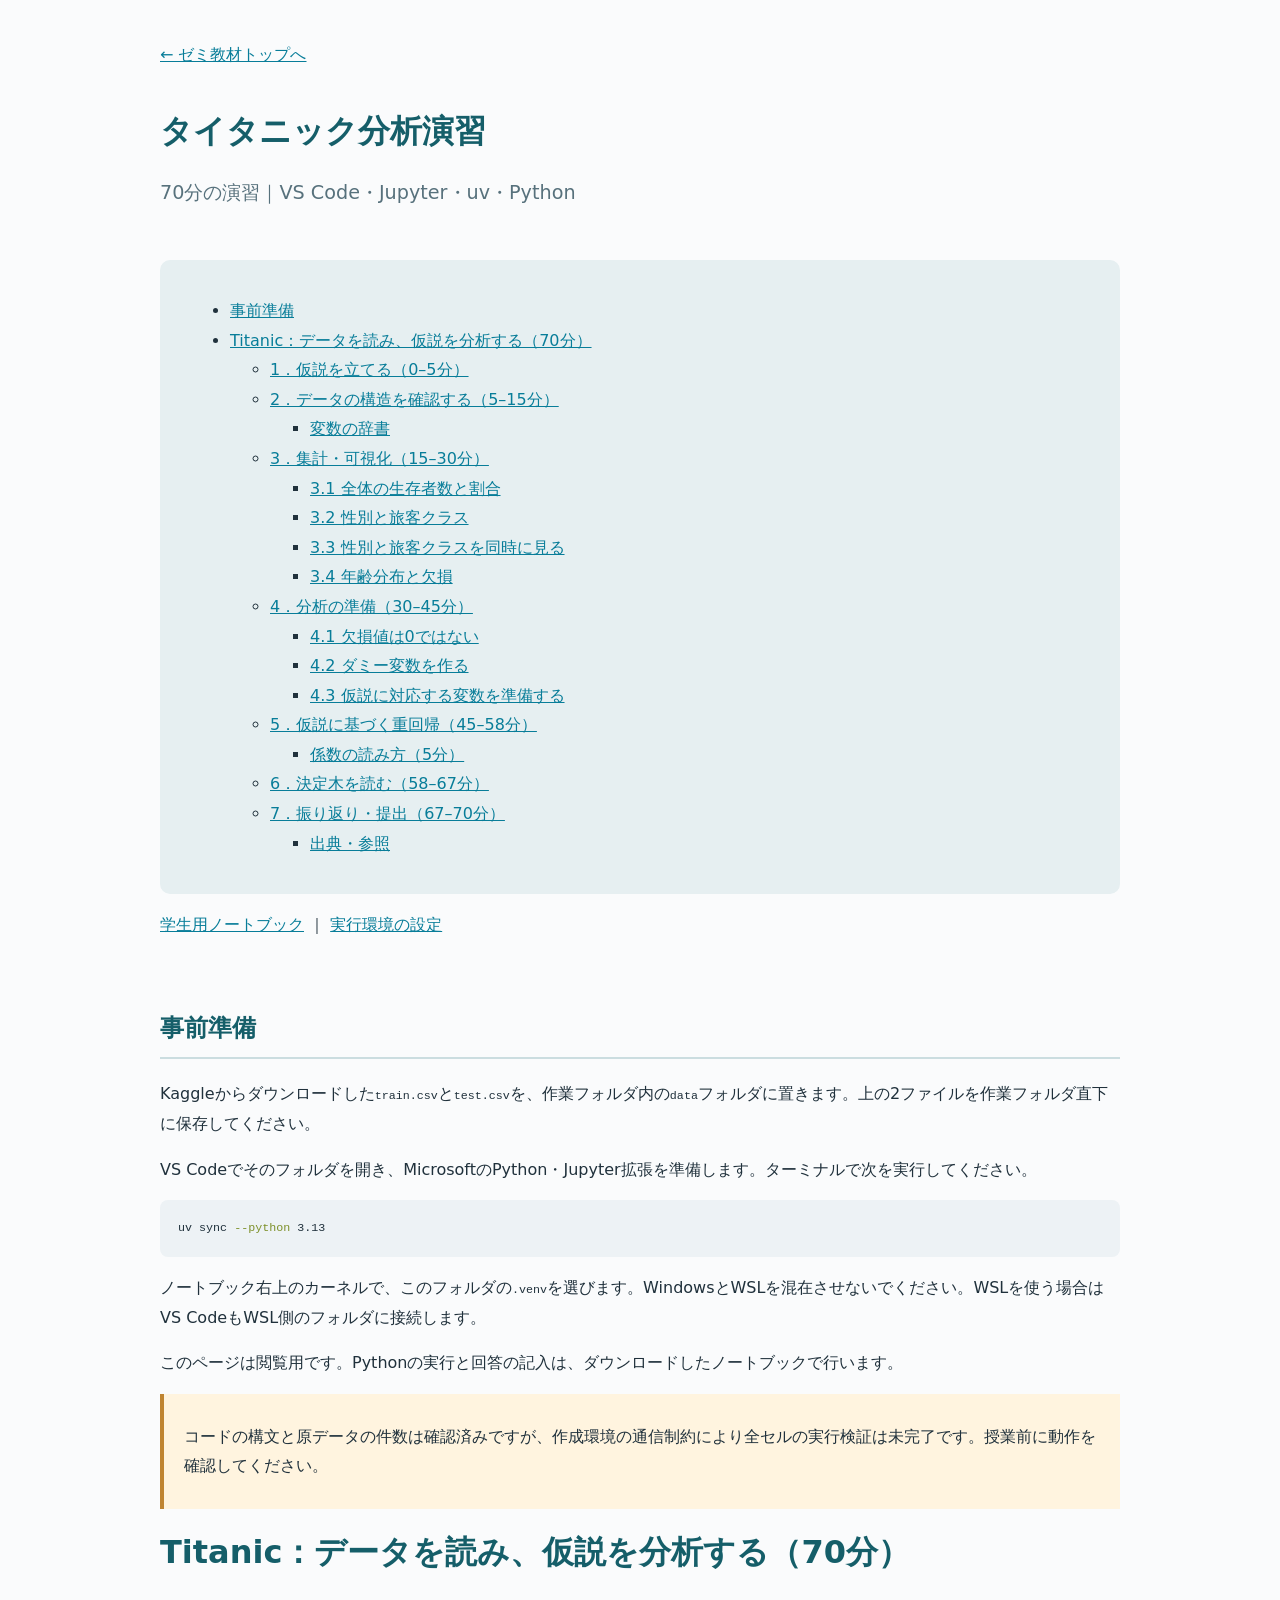
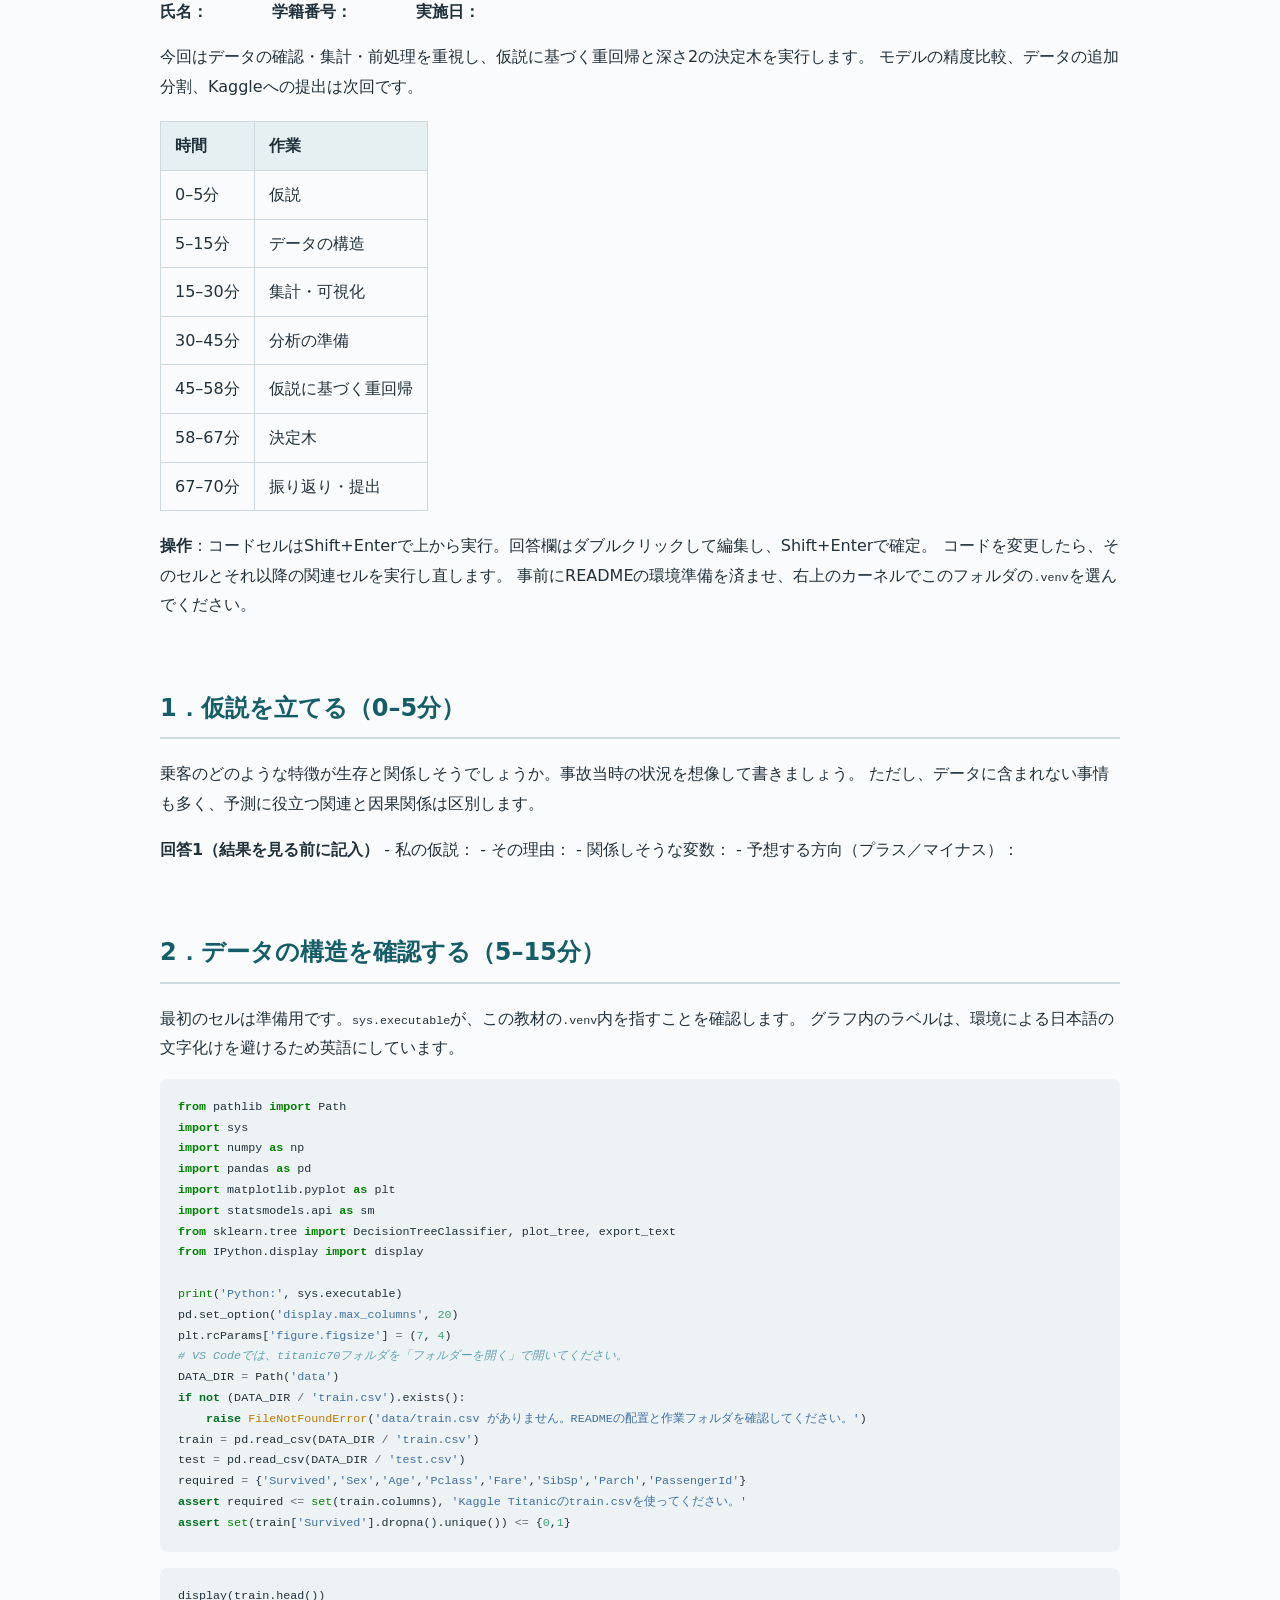
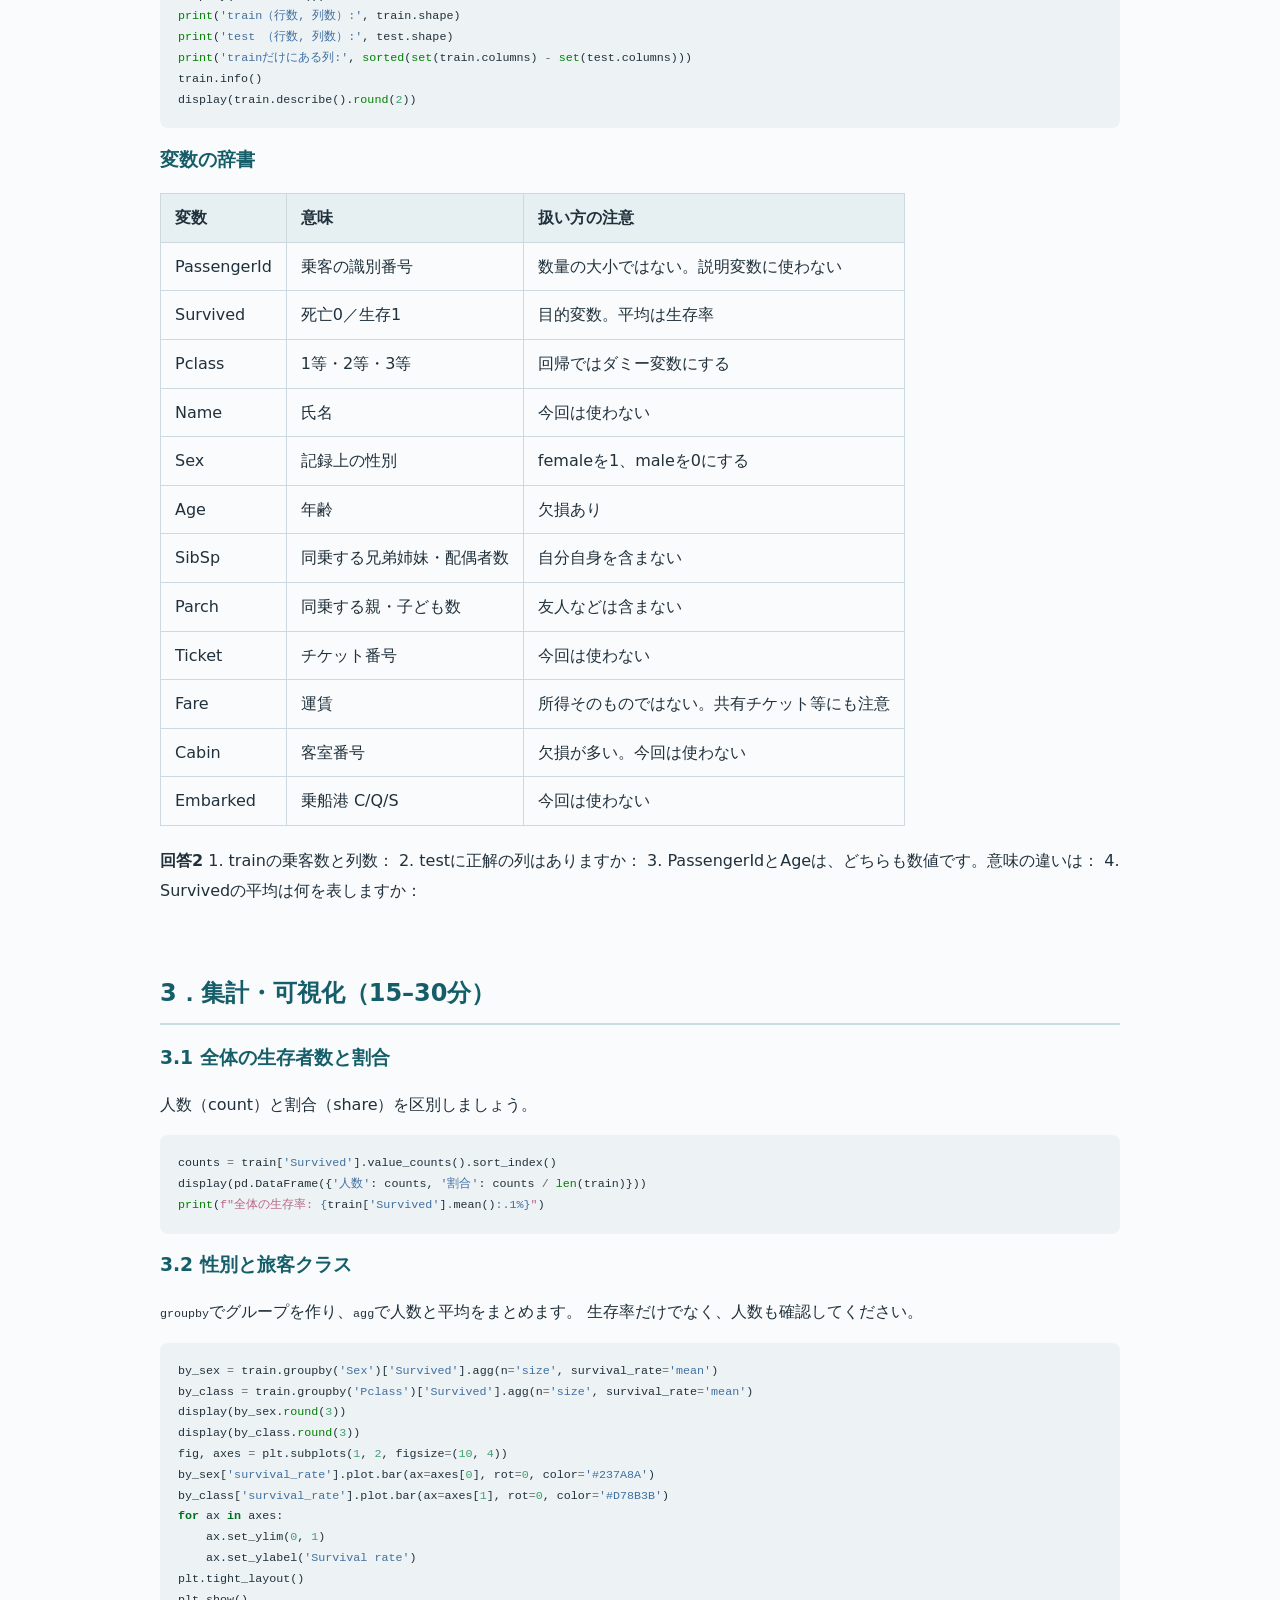
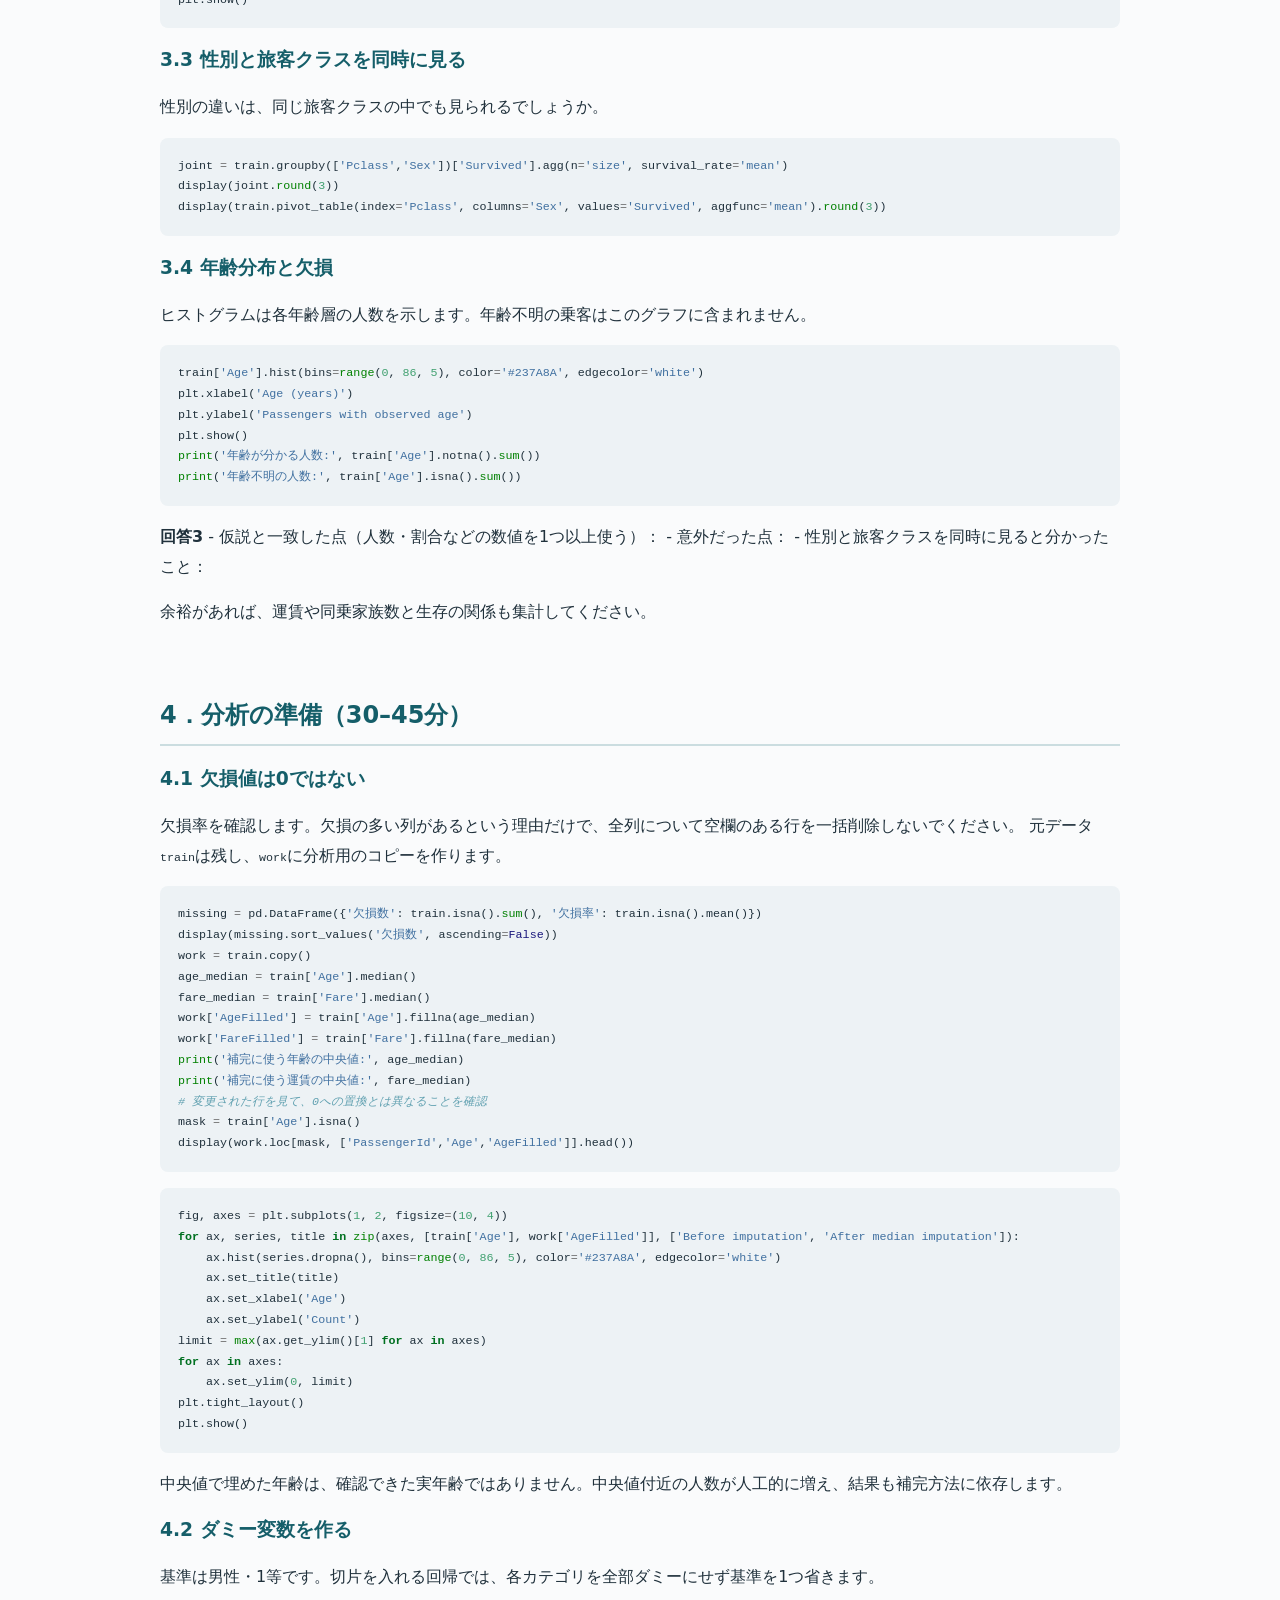
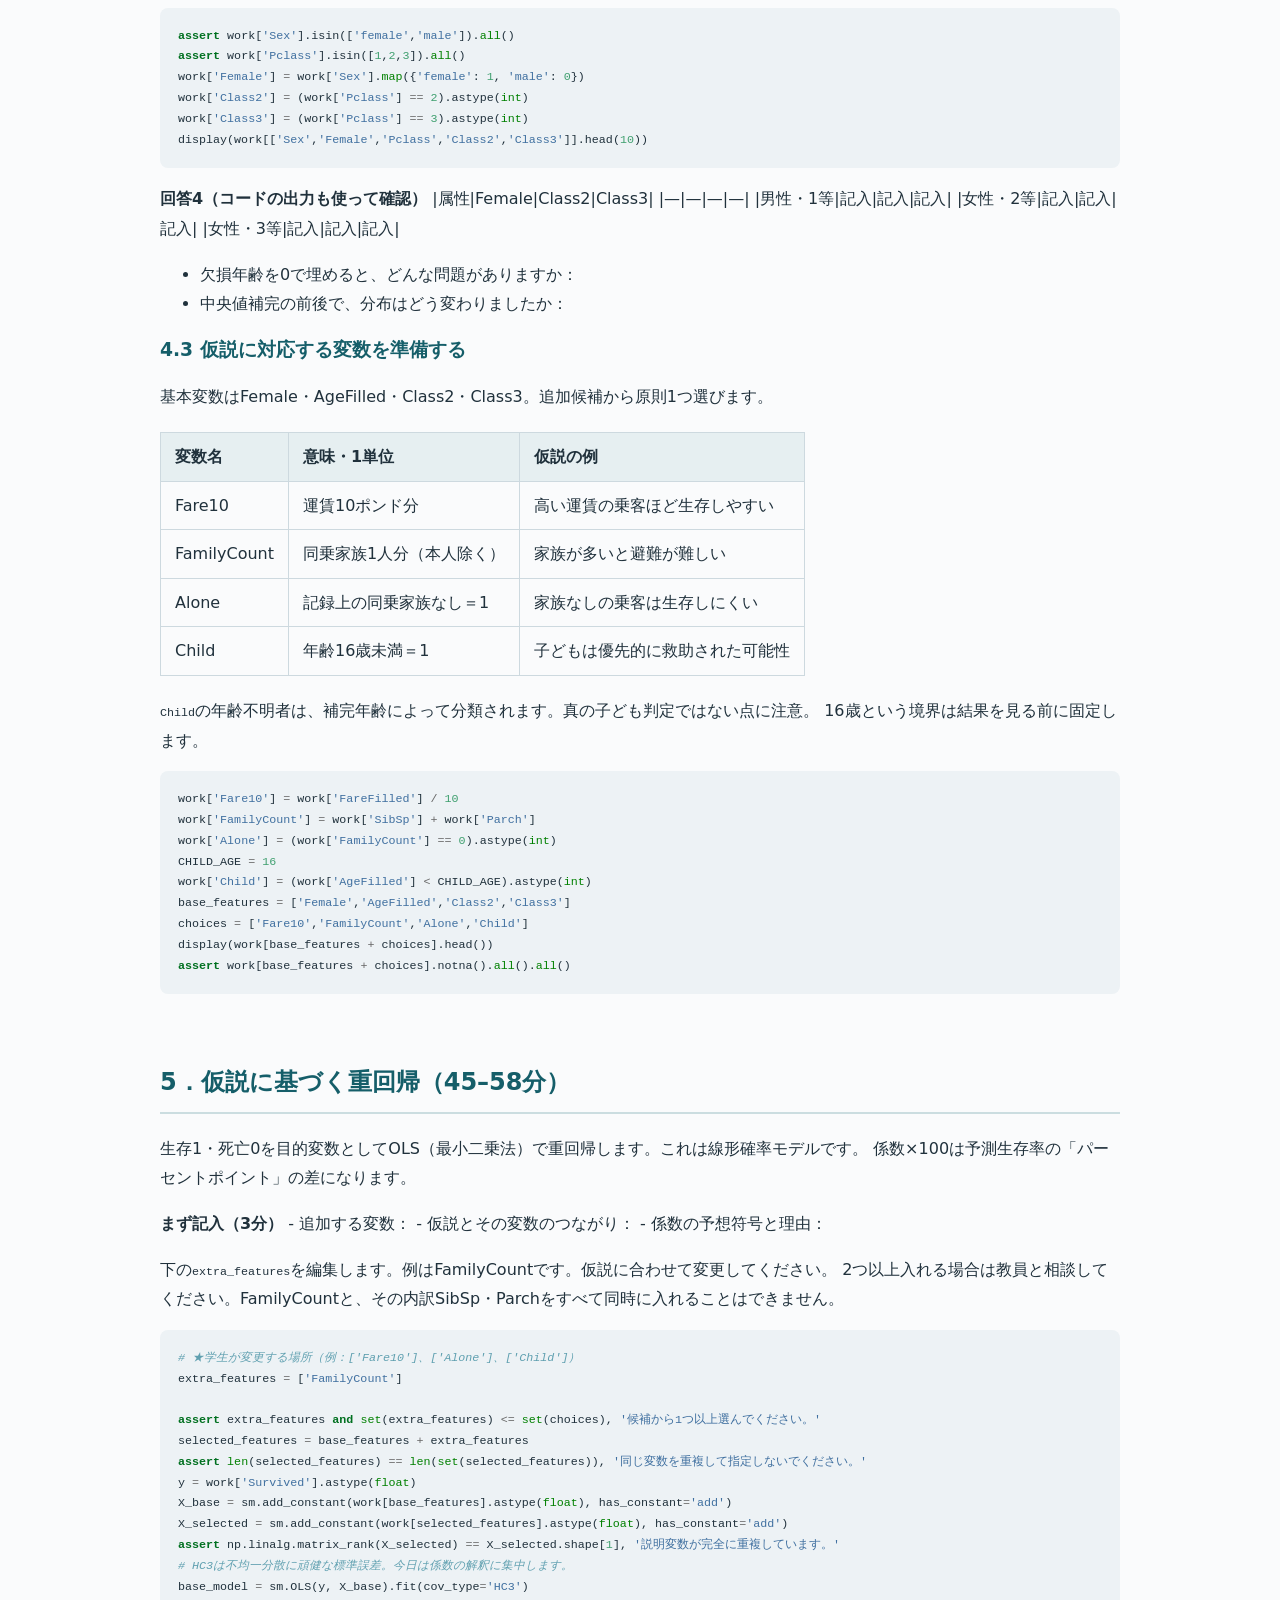
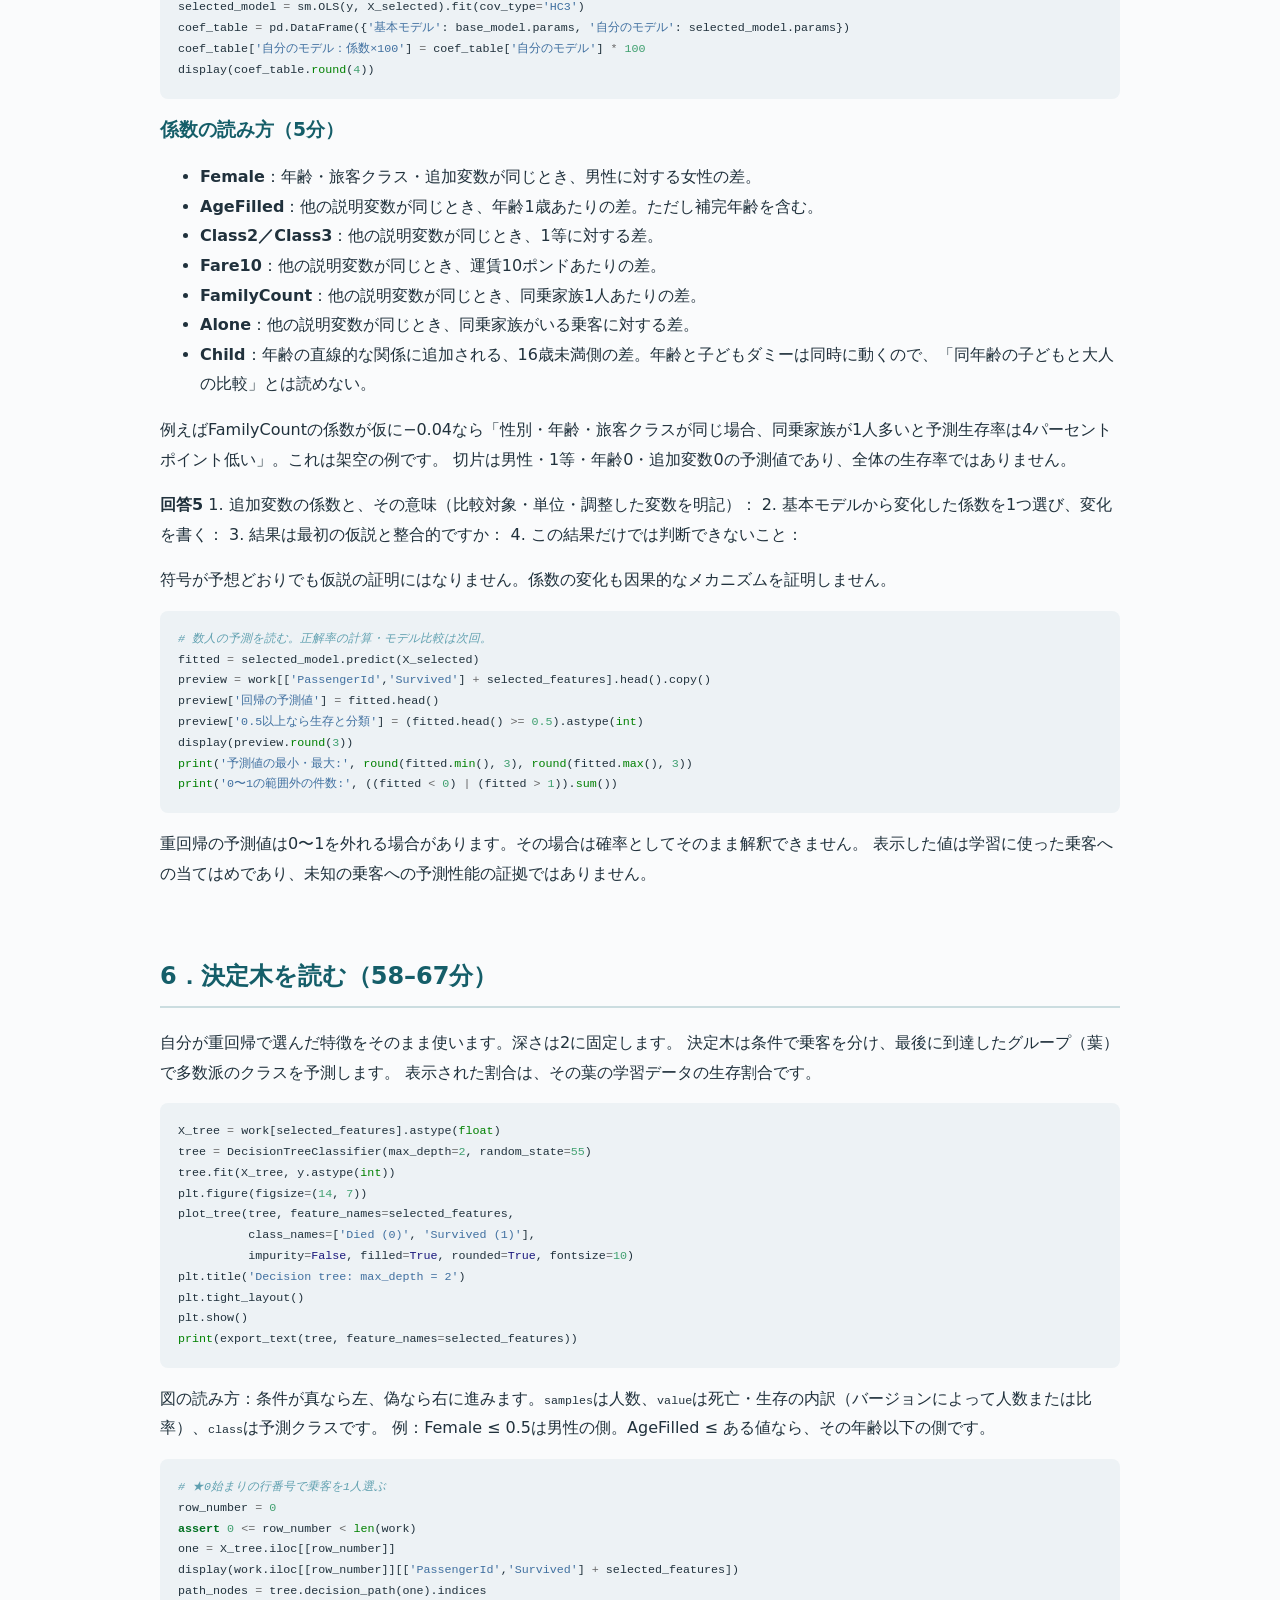
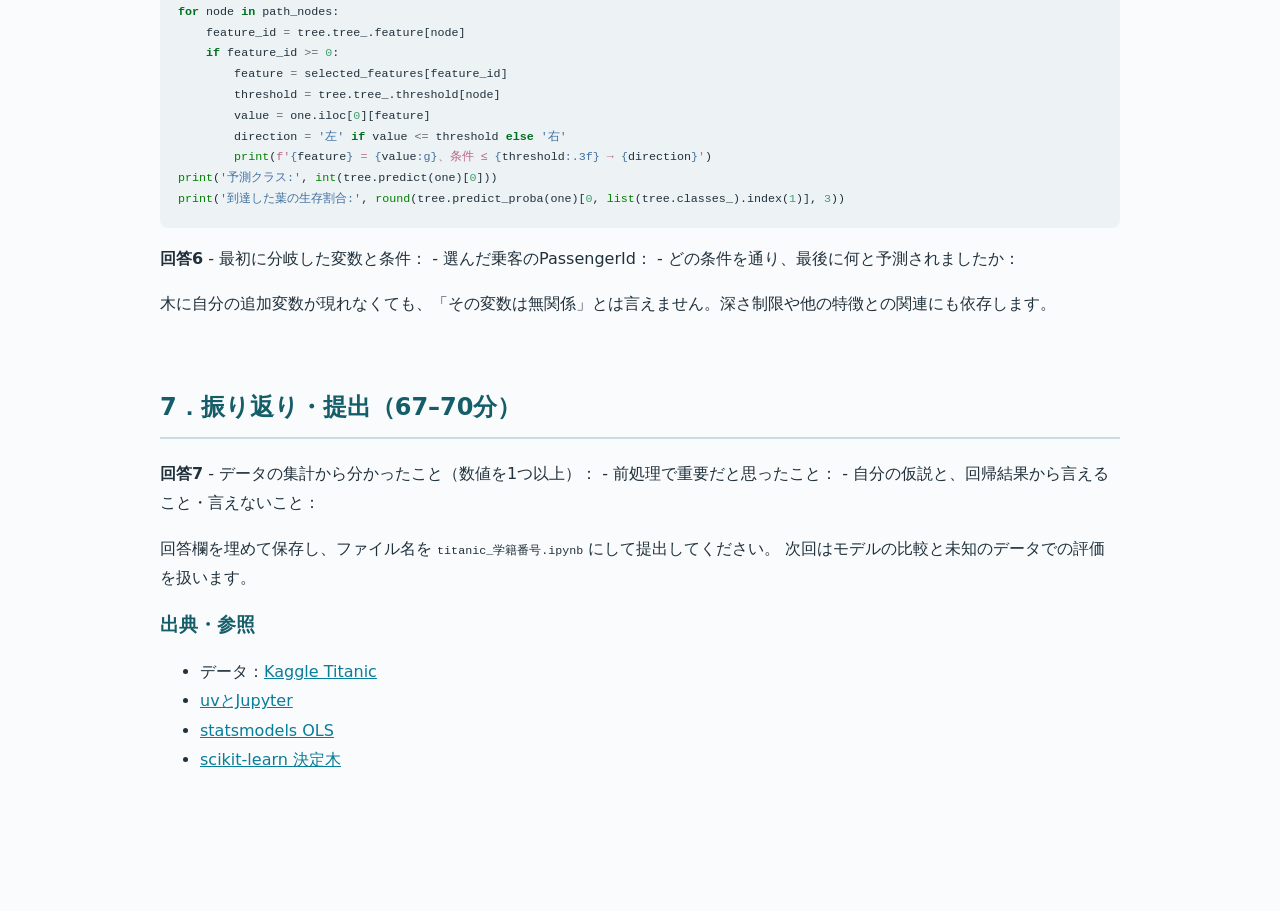
<file: lesson/titanic.html>
<!DOCTYPE html>
<html xmlns="http://www.w3.org/1999/xhtml" lang="ja" xml:lang="ja">
<head>
  <meta charset="utf-8" />
  <meta name="generator" content="pandoc 3.10" />
  <meta name="viewport" content="width=device-width, initial-scale=1.0, user-scalable=yes" />
  <title>タイタニック分析演習</title>
  <style>
    /* Default styles provided by pandoc.
    ** See https://pandoc.org/MANUAL.html#variables-for-html for config info.
    */
    span.smallcaps{font-variant: small-caps;}
    div.columns{display: flex; gap: 1.5em;}
    div.column{flex: auto;}
    @media screen {
    div.columns{gap: min(4vw, 1.5em);}
    div.column{overflow-x: auto;}
    }
    div.hanging-indent{margin-left: 1.5em; text-indent: -1.5em;}
    /* The extra [class] is a hack that increases specificity enough to
       override a similar rule in reveal.js */
    ul.task-list[class]{list-style: none;}
    ul.task-list li input[type="checkbox"] {
      font-size: inherit;
      width: 0.8em;
      margin: 0 0.8em 0.2em -1.6em;
      vertical-align: middle;
    }
    .display.math{display: block; text-align: center; margin: 0.5rem auto;}
    /* CSS for syntax highlighting */
    html { -webkit-text-size-adjust: 100%; }
    pre > code.sourceCode { white-space: pre; position: relative; }
    pre > code.sourceCode > span { display: inline-block; line-height: 1.25; }
    pre > code.sourceCode > span:empty { height: 1.2em; }
    .sourceCode { overflow: visible; }
    code.sourceCode > span { color: inherit; text-decoration: inherit; }
    div.sourceCode { margin: 1em 0; }
    pre.sourceCode { margin: 0; }
    @media screen {
    div.sourceCode { overflow: auto; }
    }
    @media print {
    pre > code.sourceCode { white-space: pre-wrap; }
    pre > code.sourceCode > span { text-indent: -5em; padding-left: 5em; }
    }
    pre.numberSource code
      { counter-reset: source-line 0; }
    pre.numberSource code > span
      { position: relative; left: -4em; counter-increment: source-line; }
    pre.numberSource code > span > a:first-child::before
      { content: counter(source-line);
        position: relative; left: -1em; text-align: right; vertical-align: baseline;
        border: none; display: inline-block;
        -webkit-touch-callout: none; -webkit-user-select: none;
        -khtml-user-select: none; -moz-user-select: none;
        -ms-user-select: none; user-select: none;
        padding: 0 4px; width: 4em;
        color: #aaaaaa;
      }
    pre.numberSource { margin-left: 3em; border-left: 1px solid #aaaaaa;  padding-left: 4px; }
    div.sourceCode
      {   }
    @media screen {
    pre > code.sourceCode > span > a:first-child::before { text-decoration: underline; }
    }
    code span.al { color: #ff0000; font-weight: bold; } /* Alert */
    code span.an { color: #60a0b0; font-weight: bold; font-style: italic; } /* Annotation */
    code span.at { color: #7d9029; } /* Attribute */
    code span.bn { color: #40a070; } /* BaseN */
    code span.bu { color: #008000; } /* BuiltIn */
    code span.cf { color: #007020; font-weight: bold; } /* ControlFlow */
    code span.ch { color: #4070a0; } /* Char */
    code span.cn { color: #880000; } /* Constant */
    code span.co { color: #60a0b0; font-style: italic; } /* Comment */
    code span.cv { color: #60a0b0; font-weight: bold; font-style: italic; } /* CommentVar */
    code span.do { color: #ba2121; font-style: italic; } /* Documentation */
    code span.dt { color: #902000; } /* DataType */
    code span.dv { color: #40a070; } /* DecVal */
    code span.er { color: #ff0000; font-weight: bold; } /* Error */
    code span.ex { } /* Extension */
    code span.fl { color: #40a070; } /* Float */
    code span.fu { color: #06287e; } /* Function */
    code span.im { color: #008000; font-weight: bold; } /* Import */
    code span.in { color: #60a0b0; font-weight: bold; font-style: italic; } /* Information */
    code span.kw { color: #007020; font-weight: bold; } /* Keyword */
    code span.op { color: #666666; } /* Operator */
    code span.ot { color: #007020; } /* Other */
    code span.pp { color: #bc7a00; } /* Preprocessor */
    code span.sc { color: #4070a0; } /* SpecialChar */
    code span.ss { color: #bb6688; } /* SpecialString */
    code span.st { color: #4070a0; } /* String */
    code span.va { color: #19177c; } /* Variable */
    code span.vs { color: #4070a0; } /* VerbatimString */
    code span.wa { color: #60a0b0; font-weight: bold; font-style: italic; } /* Warning */
  </style>
  <link rel="stylesheet" href="../materials/titanic70/style.css" />
</head>
<body>
<nav aria-label="サイトナビゲーション"><a href="../index.html">← ゼミ教材トップへ</a></nav>
<header id="title-block-header">
<h1 class="title">タイタニック分析演習</h1>
<p class="subtitle">70分の演習｜VS Code・Jupyter・uv・Python</p>
</header>
<nav id="TOC" role="doc-toc">
<ul>
<li><a href="#事前準備" id="toc-事前準備">事前準備</a></li>
<li><a href="#titanicデータを読み仮説を分析する70分"
id="toc-titanicデータを読み仮説を分析する70分">Titanic：データを読み、仮説を分析する（70分）</a>
<ul>
<li><a href="#仮説を立てる05分"
id="toc-仮説を立てる05分">1．仮説を立てる（0–5分）</a></li>
<li><a href="#データの構造を確認する515分"
id="toc-データの構造を確認する515分">2．データの構造を確認する（5–15分）</a>
<ul>
<li><a href="#変数の辞書" id="toc-変数の辞書">変数の辞書</a></li>
</ul></li>
<li><a href="#集計可視化1530分"
id="toc-集計可視化1530分">3．集計・可視化（15–30分）</a>
<ul>
<li><a href="#全体の生存者数と割合" id="toc-全体の生存者数と割合">3.1
全体の生存者数と割合</a></li>
<li><a href="#性別と旅客クラス" id="toc-性別と旅客クラス">3.2
性別と旅客クラス</a></li>
<li><a href="#性別と旅客クラスを同時に見る"
id="toc-性別と旅客クラスを同時に見る">3.3
性別と旅客クラスを同時に見る</a></li>
<li><a href="#年齢分布と欠損" id="toc-年齢分布と欠損">3.4
年齢分布と欠損</a></li>
</ul></li>
<li><a href="#分析の準備3045分"
id="toc-分析の準備3045分">4．分析の準備（30–45分）</a>
<ul>
<li><a href="#欠損値は0ではない" id="toc-欠損値は0ではない">4.1
欠損値は0ではない</a></li>
<li><a href="#ダミー変数を作る" id="toc-ダミー変数を作る">4.2
ダミー変数を作る</a></li>
<li><a href="#仮説に対応する変数を準備する"
id="toc-仮説に対応する変数を準備する">4.3
仮説に対応する変数を準備する</a></li>
</ul></li>
<li><a href="#仮説に基づく重回帰4558分"
id="toc-仮説に基づく重回帰4558分">5．仮説に基づく重回帰（45–58分）</a>
<ul>
<li><a href="#係数の読み方5分"
id="toc-係数の読み方5分">係数の読み方（5分）</a></li>
</ul></li>
<li><a href="#決定木を読む5867分"
id="toc-決定木を読む5867分">6．決定木を読む（58–67分）</a></li>
<li><a href="#振り返り提出6770分"
id="toc-振り返り提出6770分">7．振り返り・提出（67–70分）</a>
<ul>
<li><a href="#出典参照" id="toc-出典参照">出典・参照</a></li>
</ul></li>
</ul></li>
</ul>
</nav>
<p><a href="../materials/titanic70/titanic_student.ipynb"
download="titanic_student.ipynb">学生用ノートブック</a> ｜ <a
href="../materials/titanic70/pyproject.toml" download="pyproject.toml">実行環境の設定</a></p>
<h2 id="事前準備">事前準備</h2>
<p>Kaggleからダウンロードした<code>train.csv</code>と<code>test.csv</code>を、作業フォルダ内の<code>data</code>フォルダに置きます。上の2ファイルを作業フォルダ直下に保存してください。</p>
<p>VS
Codeでそのフォルダを開き、MicrosoftのPython・Jupyter拡張を準備します。ターミナルで次を実行してください。</p>
<div class="sourceCode" id="cb1"><pre class="sourceCode sh"><code class="sourceCode bash"><span id="cb1-1"><a href="#cb1-1" aria-hidden="true" tabindex="-1"></a><span class="ex">uv</span> sync <span class="at">--python</span> 3.13</span></code></pre></div>
<p>ノートブック右上のカーネルで、このフォルダの<code>.venv</code>を選びます。WindowsとWSLを混在させないでください。WSLを使う場合はVS
CodeもWSL側のフォルダに接続します。</p>
<p>このページは閲覧用です。Pythonの実行と回答の記入は、ダウンロードしたノートブックで行います。</p>
<div class="callout-note">
<p>コードの構文と原データの件数は確認済みですが、作成環境の通信制約により全セルの実行検証は未完了です。授業前に動作を確認してください。</p>
</div>
<h1
id="titanicデータを読み仮説を分析する70分">Titanic：データを読み、仮説を分析する（70分）</h1>
<p><strong>氏名：　　　　学籍番号：　　　　実施日：　　　　</strong></p>
<p>今回はデータの確認・集計・前処理を重視し、仮説に基づく重回帰と深さ2の決定木を実行します。
モデルの精度比較、データの追加分割、Kaggleへの提出は次回です。</p>
<table>
<thead>
<tr>
<th>時間</th>
<th>作業</th>
</tr>
</thead>
<tbody>
<tr>
<td>0–5分</td>
<td>仮説</td>
</tr>
<tr>
<td>5–15分</td>
<td>データの構造</td>
</tr>
<tr>
<td>15–30分</td>
<td>集計・可視化</td>
</tr>
<tr>
<td>30–45分</td>
<td>分析の準備</td>
</tr>
<tr>
<td>45–58分</td>
<td>仮説に基づく重回帰</td>
</tr>
<tr>
<td>58–67分</td>
<td>決定木</td>
</tr>
<tr>
<td>67–70分</td>
<td>振り返り・提出</td>
</tr>
</tbody>
</table>
<p><strong>操作</strong>：コードセルはShift+Enterで上から実行。回答欄はダブルクリックして編集し、Shift+Enterで確定。
コードを変更したら、そのセルとそれ以降の関連セルを実行し直します。
事前にREADMEの環境準備を済ませ、右上のカーネルでこのフォルダの<code>.venv</code>を選んでください。</p>
<h2 id="仮説を立てる05分">1．仮説を立てる（0–5分）</h2>
<p>乗客のどのような特徴が生存と関係しそうでしょうか。事故当時の状況を想像して書きましょう。
ただし、データに含まれない事情も多く、予測に役立つ関連と因果関係は区別します。</p>
<p><strong>回答1（結果を見る前に記入）</strong> - 私の仮説： -
その理由： - 関係しそうな変数： - 予想する方向（プラス／マイナス）：</p>
<h2
id="データの構造を確認する515分">2．データの構造を確認する（5–15分）</h2>
<p>最初のセルは準備用です。<code>sys.executable</code>が、この教材の<code>.venv</code>内を指すことを確認します。
グラフ内のラベルは、環境による日本語の文字化けを避けるため英語にしています。</p>
<div class="sourceCode" id="cb2"><pre
class="sourceCode python"><code class="sourceCode python"><span id="cb2-1"><a href="#cb2-1" aria-hidden="true" tabindex="-1"></a><span class="im">from</span> pathlib <span class="im">import</span> Path</span>
<span id="cb2-2"><a href="#cb2-2" aria-hidden="true" tabindex="-1"></a><span class="im">import</span> sys</span>
<span id="cb2-3"><a href="#cb2-3" aria-hidden="true" tabindex="-1"></a><span class="im">import</span> numpy <span class="im">as</span> np</span>
<span id="cb2-4"><a href="#cb2-4" aria-hidden="true" tabindex="-1"></a><span class="im">import</span> pandas <span class="im">as</span> pd</span>
<span id="cb2-5"><a href="#cb2-5" aria-hidden="true" tabindex="-1"></a><span class="im">import</span> matplotlib.pyplot <span class="im">as</span> plt</span>
<span id="cb2-6"><a href="#cb2-6" aria-hidden="true" tabindex="-1"></a><span class="im">import</span> statsmodels.api <span class="im">as</span> sm</span>
<span id="cb2-7"><a href="#cb2-7" aria-hidden="true" tabindex="-1"></a><span class="im">from</span> sklearn.tree <span class="im">import</span> DecisionTreeClassifier, plot_tree, export_text</span>
<span id="cb2-8"><a href="#cb2-8" aria-hidden="true" tabindex="-1"></a><span class="im">from</span> IPython.display <span class="im">import</span> display</span>
<span id="cb2-9"><a href="#cb2-9" aria-hidden="true" tabindex="-1"></a></span>
<span id="cb2-10"><a href="#cb2-10" aria-hidden="true" tabindex="-1"></a><span class="bu">print</span>(<span class="st">&#39;Python:&#39;</span>, sys.executable)</span>
<span id="cb2-11"><a href="#cb2-11" aria-hidden="true" tabindex="-1"></a>pd.set_option(<span class="st">&#39;display.max_columns&#39;</span>, <span class="dv">20</span>)</span>
<span id="cb2-12"><a href="#cb2-12" aria-hidden="true" tabindex="-1"></a>plt.rcParams[<span class="st">&#39;figure.figsize&#39;</span>] <span class="op">=</span> (<span class="dv">7</span>, <span class="dv">4</span>)</span>
<span id="cb2-13"><a href="#cb2-13" aria-hidden="true" tabindex="-1"></a><span class="co"># VS Codeでは、titanic70フォルダを「フォルダーを開く」で開いてください。</span></span>
<span id="cb2-14"><a href="#cb2-14" aria-hidden="true" tabindex="-1"></a>DATA_DIR <span class="op">=</span> Path(<span class="st">&#39;data&#39;</span>)</span>
<span id="cb2-15"><a href="#cb2-15" aria-hidden="true" tabindex="-1"></a><span class="cf">if</span> <span class="kw">not</span> (DATA_DIR <span class="op">/</span> <span class="st">&#39;train.csv&#39;</span>).exists():</span>
<span id="cb2-16"><a href="#cb2-16" aria-hidden="true" tabindex="-1"></a>    <span class="cf">raise</span> <span class="pp">FileNotFoundError</span>(<span class="st">&#39;data/train.csv がありません。READMEの配置と作業フォルダを確認してください。&#39;</span>)</span>
<span id="cb2-17"><a href="#cb2-17" aria-hidden="true" tabindex="-1"></a>train <span class="op">=</span> pd.read_csv(DATA_DIR <span class="op">/</span> <span class="st">&#39;train.csv&#39;</span>)</span>
<span id="cb2-18"><a href="#cb2-18" aria-hidden="true" tabindex="-1"></a>test <span class="op">=</span> pd.read_csv(DATA_DIR <span class="op">/</span> <span class="st">&#39;test.csv&#39;</span>)</span>
<span id="cb2-19"><a href="#cb2-19" aria-hidden="true" tabindex="-1"></a>required <span class="op">=</span> {<span class="st">&#39;Survived&#39;</span>,<span class="st">&#39;Sex&#39;</span>,<span class="st">&#39;Age&#39;</span>,<span class="st">&#39;Pclass&#39;</span>,<span class="st">&#39;Fare&#39;</span>,<span class="st">&#39;SibSp&#39;</span>,<span class="st">&#39;Parch&#39;</span>,<span class="st">&#39;PassengerId&#39;</span>}</span>
<span id="cb2-20"><a href="#cb2-20" aria-hidden="true" tabindex="-1"></a><span class="cf">assert</span> required <span class="op">&lt;=</span> <span class="bu">set</span>(train.columns), <span class="st">&#39;Kaggle Titanicのtrain.csvを使ってください。&#39;</span></span>
<span id="cb2-21"><a href="#cb2-21" aria-hidden="true" tabindex="-1"></a><span class="cf">assert</span> <span class="bu">set</span>(train[<span class="st">&#39;Survived&#39;</span>].dropna().unique()) <span class="op">&lt;=</span> {<span class="dv">0</span>,<span class="dv">1</span>}</span></code></pre></div>
<div class="sourceCode" id="cb3"><pre
class="sourceCode python"><code class="sourceCode python"><span id="cb3-1"><a href="#cb3-1" aria-hidden="true" tabindex="-1"></a>display(train.head())</span>
<span id="cb3-2"><a href="#cb3-2" aria-hidden="true" tabindex="-1"></a><span class="bu">print</span>(<span class="st">&#39;train（行数, 列数）:&#39;</span>, train.shape)</span>
<span id="cb3-3"><a href="#cb3-3" aria-hidden="true" tabindex="-1"></a><span class="bu">print</span>(<span class="st">&#39;test （行数, 列数）:&#39;</span>, test.shape)</span>
<span id="cb3-4"><a href="#cb3-4" aria-hidden="true" tabindex="-1"></a><span class="bu">print</span>(<span class="st">&#39;trainだけにある列:&#39;</span>, <span class="bu">sorted</span>(<span class="bu">set</span>(train.columns) <span class="op">-</span> <span class="bu">set</span>(test.columns)))</span>
<span id="cb3-5"><a href="#cb3-5" aria-hidden="true" tabindex="-1"></a>train.info()</span>
<span id="cb3-6"><a href="#cb3-6" aria-hidden="true" tabindex="-1"></a>display(train.describe().<span class="bu">round</span>(<span class="dv">2</span>))</span></code></pre></div>
<h3 id="変数の辞書">変数の辞書</h3>
<table>
<thead>
<tr>
<th>変数</th>
<th>意味</th>
<th>扱い方の注意</th>
</tr>
</thead>
<tbody>
<tr>
<td>PassengerId</td>
<td>乗客の識別番号</td>
<td>数量の大小ではない。説明変数に使わない</td>
</tr>
<tr>
<td>Survived</td>
<td>死亡0／生存1</td>
<td>目的変数。平均は生存率</td>
</tr>
<tr>
<td>Pclass</td>
<td>1等・2等・3等</td>
<td>回帰ではダミー変数にする</td>
</tr>
<tr>
<td>Name</td>
<td>氏名</td>
<td>今回は使わない</td>
</tr>
<tr>
<td>Sex</td>
<td>記録上の性別</td>
<td>femaleを1、maleを0にする</td>
</tr>
<tr>
<td>Age</td>
<td>年齢</td>
<td>欠損あり</td>
</tr>
<tr>
<td>SibSp</td>
<td>同乗する兄弟姉妹・配偶者数</td>
<td>自分自身を含まない</td>
</tr>
<tr>
<td>Parch</td>
<td>同乗する親・子ども数</td>
<td>友人などは含まない</td>
</tr>
<tr>
<td>Ticket</td>
<td>チケット番号</td>
<td>今回は使わない</td>
</tr>
<tr>
<td>Fare</td>
<td>運賃</td>
<td>所得そのものではない。共有チケット等にも注意</td>
</tr>
<tr>
<td>Cabin</td>
<td>客室番号</td>
<td>欠損が多い。今回は使わない</td>
</tr>
<tr>
<td>Embarked</td>
<td>乗船港 C/Q/S</td>
<td>今回は使わない</td>
</tr>
</tbody>
</table>
<p><strong>回答2</strong> 1. trainの乗客数と列数： 2.
testに正解の列はありますか： 3.
PassengerIdとAgeは、どちらも数値です。意味の違いは： 4.
Survivedの平均は何を表しますか：</p>
<h2 id="集計可視化1530分">3．集計・可視化（15–30分）</h2>
<h3 id="全体の生存者数と割合">3.1 全体の生存者数と割合</h3>
<p>人数（count）と割合（share）を区別しましょう。</p>
<div class="sourceCode" id="cb4"><pre
class="sourceCode python"><code class="sourceCode python"><span id="cb4-1"><a href="#cb4-1" aria-hidden="true" tabindex="-1"></a>counts <span class="op">=</span> train[<span class="st">&#39;Survived&#39;</span>].value_counts().sort_index()</span>
<span id="cb4-2"><a href="#cb4-2" aria-hidden="true" tabindex="-1"></a>display(pd.DataFrame({<span class="st">&#39;人数&#39;</span>: counts, <span class="st">&#39;割合&#39;</span>: counts <span class="op">/</span> <span class="bu">len</span>(train)}))</span>
<span id="cb4-3"><a href="#cb4-3" aria-hidden="true" tabindex="-1"></a><span class="bu">print</span>(<span class="ss">f&quot;全体の生存率: </span><span class="sc">{</span>train[<span class="st">&#39;Survived&#39;</span>]<span class="sc">.</span>mean()<span class="sc">:.1%}</span><span class="ss">&quot;</span>)</span></code></pre></div>
<h3 id="性別と旅客クラス">3.2 性別と旅客クラス</h3>
<p><code>groupby</code>でグループを作り、<code>agg</code>で人数と平均をまとめます。
生存率だけでなく、人数も確認してください。</p>
<div class="sourceCode" id="cb5"><pre
class="sourceCode python"><code class="sourceCode python"><span id="cb5-1"><a href="#cb5-1" aria-hidden="true" tabindex="-1"></a>by_sex <span class="op">=</span> train.groupby(<span class="st">&#39;Sex&#39;</span>)[<span class="st">&#39;Survived&#39;</span>].agg(n<span class="op">=</span><span class="st">&#39;size&#39;</span>, survival_rate<span class="op">=</span><span class="st">&#39;mean&#39;</span>)</span>
<span id="cb5-2"><a href="#cb5-2" aria-hidden="true" tabindex="-1"></a>by_class <span class="op">=</span> train.groupby(<span class="st">&#39;Pclass&#39;</span>)[<span class="st">&#39;Survived&#39;</span>].agg(n<span class="op">=</span><span class="st">&#39;size&#39;</span>, survival_rate<span class="op">=</span><span class="st">&#39;mean&#39;</span>)</span>
<span id="cb5-3"><a href="#cb5-3" aria-hidden="true" tabindex="-1"></a>display(by_sex.<span class="bu">round</span>(<span class="dv">3</span>))</span>
<span id="cb5-4"><a href="#cb5-4" aria-hidden="true" tabindex="-1"></a>display(by_class.<span class="bu">round</span>(<span class="dv">3</span>))</span>
<span id="cb5-5"><a href="#cb5-5" aria-hidden="true" tabindex="-1"></a>fig, axes <span class="op">=</span> plt.subplots(<span class="dv">1</span>, <span class="dv">2</span>, figsize<span class="op">=</span>(<span class="dv">10</span>, <span class="dv">4</span>))</span>
<span id="cb5-6"><a href="#cb5-6" aria-hidden="true" tabindex="-1"></a>by_sex[<span class="st">&#39;survival_rate&#39;</span>].plot.bar(ax<span class="op">=</span>axes[<span class="dv">0</span>], rot<span class="op">=</span><span class="dv">0</span>, color<span class="op">=</span><span class="st">&#39;#237A8A&#39;</span>)</span>
<span id="cb5-7"><a href="#cb5-7" aria-hidden="true" tabindex="-1"></a>by_class[<span class="st">&#39;survival_rate&#39;</span>].plot.bar(ax<span class="op">=</span>axes[<span class="dv">1</span>], rot<span class="op">=</span><span class="dv">0</span>, color<span class="op">=</span><span class="st">&#39;#D78B3B&#39;</span>)</span>
<span id="cb5-8"><a href="#cb5-8" aria-hidden="true" tabindex="-1"></a><span class="cf">for</span> ax <span class="kw">in</span> axes:</span>
<span id="cb5-9"><a href="#cb5-9" aria-hidden="true" tabindex="-1"></a>    ax.set_ylim(<span class="dv">0</span>, <span class="dv">1</span>)</span>
<span id="cb5-10"><a href="#cb5-10" aria-hidden="true" tabindex="-1"></a>    ax.set_ylabel(<span class="st">&#39;Survival rate&#39;</span>)</span>
<span id="cb5-11"><a href="#cb5-11" aria-hidden="true" tabindex="-1"></a>plt.tight_layout()</span>
<span id="cb5-12"><a href="#cb5-12" aria-hidden="true" tabindex="-1"></a>plt.show()</span></code></pre></div>
<h3 id="性別と旅客クラスを同時に見る">3.3
性別と旅客クラスを同時に見る</h3>
<p>性別の違いは、同じ旅客クラスの中でも見られるでしょうか。</p>
<div class="sourceCode" id="cb6"><pre
class="sourceCode python"><code class="sourceCode python"><span id="cb6-1"><a href="#cb6-1" aria-hidden="true" tabindex="-1"></a>joint <span class="op">=</span> train.groupby([<span class="st">&#39;Pclass&#39;</span>,<span class="st">&#39;Sex&#39;</span>])[<span class="st">&#39;Survived&#39;</span>].agg(n<span class="op">=</span><span class="st">&#39;size&#39;</span>, survival_rate<span class="op">=</span><span class="st">&#39;mean&#39;</span>)</span>
<span id="cb6-2"><a href="#cb6-2" aria-hidden="true" tabindex="-1"></a>display(joint.<span class="bu">round</span>(<span class="dv">3</span>))</span>
<span id="cb6-3"><a href="#cb6-3" aria-hidden="true" tabindex="-1"></a>display(train.pivot_table(index<span class="op">=</span><span class="st">&#39;Pclass&#39;</span>, columns<span class="op">=</span><span class="st">&#39;Sex&#39;</span>, values<span class="op">=</span><span class="st">&#39;Survived&#39;</span>, aggfunc<span class="op">=</span><span class="st">&#39;mean&#39;</span>).<span class="bu">round</span>(<span class="dv">3</span>))</span></code></pre></div>
<h3 id="年齢分布と欠損">3.4 年齢分布と欠損</h3>
<p>ヒストグラムは各年齢層の人数を示します。年齢不明の乗客はこのグラフに含まれません。</p>
<div class="sourceCode" id="cb7"><pre
class="sourceCode python"><code class="sourceCode python"><span id="cb7-1"><a href="#cb7-1" aria-hidden="true" tabindex="-1"></a>train[<span class="st">&#39;Age&#39;</span>].hist(bins<span class="op">=</span><span class="bu">range</span>(<span class="dv">0</span>, <span class="dv">86</span>, <span class="dv">5</span>), color<span class="op">=</span><span class="st">&#39;#237A8A&#39;</span>, edgecolor<span class="op">=</span><span class="st">&#39;white&#39;</span>)</span>
<span id="cb7-2"><a href="#cb7-2" aria-hidden="true" tabindex="-1"></a>plt.xlabel(<span class="st">&#39;Age (years)&#39;</span>)</span>
<span id="cb7-3"><a href="#cb7-3" aria-hidden="true" tabindex="-1"></a>plt.ylabel(<span class="st">&#39;Passengers with observed age&#39;</span>)</span>
<span id="cb7-4"><a href="#cb7-4" aria-hidden="true" tabindex="-1"></a>plt.show()</span>
<span id="cb7-5"><a href="#cb7-5" aria-hidden="true" tabindex="-1"></a><span class="bu">print</span>(<span class="st">&#39;年齢が分かる人数:&#39;</span>, train[<span class="st">&#39;Age&#39;</span>].notna().<span class="bu">sum</span>())</span>
<span id="cb7-6"><a href="#cb7-6" aria-hidden="true" tabindex="-1"></a><span class="bu">print</span>(<span class="st">&#39;年齢不明の人数:&#39;</span>, train[<span class="st">&#39;Age&#39;</span>].isna().<span class="bu">sum</span>())</span></code></pre></div>
<p><strong>回答3</strong> -
仮説と一致した点（人数・割合などの数値を1つ以上使う）： - 意外だった点：
- 性別と旅客クラスを同時に見ると分かったこと：</p>
<p>余裕があれば、運賃や同乗家族数と生存の関係も集計してください。</p>
<h2 id="分析の準備3045分">4．分析の準備（30–45分）</h2>
<h3 id="欠損値は0ではない">4.1 欠損値は0ではない</h3>
<p>欠損率を確認します。欠損の多い列があるという理由だけで、全列について空欄のある行を一括削除しないでください。
元データ<code>train</code>は残し、<code>work</code>に分析用のコピーを作ります。</p>
<div class="sourceCode" id="cb8"><pre
class="sourceCode python"><code class="sourceCode python"><span id="cb8-1"><a href="#cb8-1" aria-hidden="true" tabindex="-1"></a>missing <span class="op">=</span> pd.DataFrame({<span class="st">&#39;欠損数&#39;</span>: train.isna().<span class="bu">sum</span>(), <span class="st">&#39;欠損率&#39;</span>: train.isna().mean()})</span>
<span id="cb8-2"><a href="#cb8-2" aria-hidden="true" tabindex="-1"></a>display(missing.sort_values(<span class="st">&#39;欠損数&#39;</span>, ascending<span class="op">=</span><span class="va">False</span>))</span>
<span id="cb8-3"><a href="#cb8-3" aria-hidden="true" tabindex="-1"></a>work <span class="op">=</span> train.copy()</span>
<span id="cb8-4"><a href="#cb8-4" aria-hidden="true" tabindex="-1"></a>age_median <span class="op">=</span> train[<span class="st">&#39;Age&#39;</span>].median()</span>
<span id="cb8-5"><a href="#cb8-5" aria-hidden="true" tabindex="-1"></a>fare_median <span class="op">=</span> train[<span class="st">&#39;Fare&#39;</span>].median()</span>
<span id="cb8-6"><a href="#cb8-6" aria-hidden="true" tabindex="-1"></a>work[<span class="st">&#39;AgeFilled&#39;</span>] <span class="op">=</span> train[<span class="st">&#39;Age&#39;</span>].fillna(age_median)</span>
<span id="cb8-7"><a href="#cb8-7" aria-hidden="true" tabindex="-1"></a>work[<span class="st">&#39;FareFilled&#39;</span>] <span class="op">=</span> train[<span class="st">&#39;Fare&#39;</span>].fillna(fare_median)</span>
<span id="cb8-8"><a href="#cb8-8" aria-hidden="true" tabindex="-1"></a><span class="bu">print</span>(<span class="st">&#39;補完に使う年齢の中央値:&#39;</span>, age_median)</span>
<span id="cb8-9"><a href="#cb8-9" aria-hidden="true" tabindex="-1"></a><span class="bu">print</span>(<span class="st">&#39;補完に使う運賃の中央値:&#39;</span>, fare_median)</span>
<span id="cb8-10"><a href="#cb8-10" aria-hidden="true" tabindex="-1"></a><span class="co"># 変更された行を見て、0への置換とは異なることを確認</span></span>
<span id="cb8-11"><a href="#cb8-11" aria-hidden="true" tabindex="-1"></a>mask <span class="op">=</span> train[<span class="st">&#39;Age&#39;</span>].isna()</span>
<span id="cb8-12"><a href="#cb8-12" aria-hidden="true" tabindex="-1"></a>display(work.loc[mask, [<span class="st">&#39;PassengerId&#39;</span>,<span class="st">&#39;Age&#39;</span>,<span class="st">&#39;AgeFilled&#39;</span>]].head())</span></code></pre></div>
<div class="sourceCode" id="cb9"><pre
class="sourceCode python"><code class="sourceCode python"><span id="cb9-1"><a href="#cb9-1" aria-hidden="true" tabindex="-1"></a>fig, axes <span class="op">=</span> plt.subplots(<span class="dv">1</span>, <span class="dv">2</span>, figsize<span class="op">=</span>(<span class="dv">10</span>, <span class="dv">4</span>))</span>
<span id="cb9-2"><a href="#cb9-2" aria-hidden="true" tabindex="-1"></a><span class="cf">for</span> ax, series, title <span class="kw">in</span> <span class="bu">zip</span>(axes, [train[<span class="st">&#39;Age&#39;</span>], work[<span class="st">&#39;AgeFilled&#39;</span>]], [<span class="st">&#39;Before imputation&#39;</span>, <span class="st">&#39;After median imputation&#39;</span>]):</span>
<span id="cb9-3"><a href="#cb9-3" aria-hidden="true" tabindex="-1"></a>    ax.hist(series.dropna(), bins<span class="op">=</span><span class="bu">range</span>(<span class="dv">0</span>, <span class="dv">86</span>, <span class="dv">5</span>), color<span class="op">=</span><span class="st">&#39;#237A8A&#39;</span>, edgecolor<span class="op">=</span><span class="st">&#39;white&#39;</span>)</span>
<span id="cb9-4"><a href="#cb9-4" aria-hidden="true" tabindex="-1"></a>    ax.set_title(title)</span>
<span id="cb9-5"><a href="#cb9-5" aria-hidden="true" tabindex="-1"></a>    ax.set_xlabel(<span class="st">&#39;Age&#39;</span>)</span>
<span id="cb9-6"><a href="#cb9-6" aria-hidden="true" tabindex="-1"></a>    ax.set_ylabel(<span class="st">&#39;Count&#39;</span>)</span>
<span id="cb9-7"><a href="#cb9-7" aria-hidden="true" tabindex="-1"></a>limit <span class="op">=</span> <span class="bu">max</span>(ax.get_ylim()[<span class="dv">1</span>] <span class="cf">for</span> ax <span class="kw">in</span> axes)</span>
<span id="cb9-8"><a href="#cb9-8" aria-hidden="true" tabindex="-1"></a><span class="cf">for</span> ax <span class="kw">in</span> axes:</span>
<span id="cb9-9"><a href="#cb9-9" aria-hidden="true" tabindex="-1"></a>    ax.set_ylim(<span class="dv">0</span>, limit)</span>
<span id="cb9-10"><a href="#cb9-10" aria-hidden="true" tabindex="-1"></a>plt.tight_layout()</span>
<span id="cb9-11"><a href="#cb9-11" aria-hidden="true" tabindex="-1"></a>plt.show()</span></code></pre></div>
<p>中央値で埋めた年齢は、確認できた実年齢ではありません。中央値付近の人数が人工的に増え、結果も補完方法に依存します。</p>
<h3 id="ダミー変数を作る">4.2 ダミー変数を作る</h3>
<p>基準は男性・1等です。切片を入れる回帰では、各カテゴリを全部ダミーにせず基準を1つ省きます。</p>
<div class="sourceCode" id="cb10"><pre
class="sourceCode python"><code class="sourceCode python"><span id="cb10-1"><a href="#cb10-1" aria-hidden="true" tabindex="-1"></a><span class="cf">assert</span> work[<span class="st">&#39;Sex&#39;</span>].isin([<span class="st">&#39;female&#39;</span>,<span class="st">&#39;male&#39;</span>]).<span class="bu">all</span>()</span>
<span id="cb10-2"><a href="#cb10-2" aria-hidden="true" tabindex="-1"></a><span class="cf">assert</span> work[<span class="st">&#39;Pclass&#39;</span>].isin([<span class="dv">1</span>,<span class="dv">2</span>,<span class="dv">3</span>]).<span class="bu">all</span>()</span>
<span id="cb10-3"><a href="#cb10-3" aria-hidden="true" tabindex="-1"></a>work[<span class="st">&#39;Female&#39;</span>] <span class="op">=</span> work[<span class="st">&#39;Sex&#39;</span>].<span class="bu">map</span>({<span class="st">&#39;female&#39;</span>: <span class="dv">1</span>, <span class="st">&#39;male&#39;</span>: <span class="dv">0</span>})</span>
<span id="cb10-4"><a href="#cb10-4" aria-hidden="true" tabindex="-1"></a>work[<span class="st">&#39;Class2&#39;</span>] <span class="op">=</span> (work[<span class="st">&#39;Pclass&#39;</span>] <span class="op">==</span> <span class="dv">2</span>).astype(<span class="bu">int</span>)</span>
<span id="cb10-5"><a href="#cb10-5" aria-hidden="true" tabindex="-1"></a>work[<span class="st">&#39;Class3&#39;</span>] <span class="op">=</span> (work[<span class="st">&#39;Pclass&#39;</span>] <span class="op">==</span> <span class="dv">3</span>).astype(<span class="bu">int</span>)</span>
<span id="cb10-6"><a href="#cb10-6" aria-hidden="true" tabindex="-1"></a>display(work[[<span class="st">&#39;Sex&#39;</span>,<span class="st">&#39;Female&#39;</span>,<span class="st">&#39;Pclass&#39;</span>,<span class="st">&#39;Class2&#39;</span>,<span class="st">&#39;Class3&#39;</span>]].head(<span class="dv">10</span>))</span></code></pre></div>
<p><strong>回答4（コードの出力も使って確認）</strong>
|属性|Female|Class2|Class3| |—|—|—|—| |男性・1等|記入|記入|記入|
|女性・2等|記入|記入|記入| |女性・3等|記入|記入|記入|</p>
<ul>
<li>欠損年齢を0で埋めると、どんな問題がありますか：</li>
<li>中央値補完の前後で、分布はどう変わりましたか：</li>
</ul>
<h3 id="仮説に対応する変数を準備する">4.3
仮説に対応する変数を準備する</h3>
<p>基本変数はFemale・AgeFilled・Class2・Class3。追加候補から原則1つ選びます。</p>
<table>
<thead>
<tr>
<th>変数名</th>
<th>意味・1単位</th>
<th>仮説の例</th>
</tr>
</thead>
<tbody>
<tr>
<td>Fare10</td>
<td>運賃10ポンド分</td>
<td>高い運賃の乗客ほど生存しやすい</td>
</tr>
<tr>
<td>FamilyCount</td>
<td>同乗家族1人分（本人除く）</td>
<td>家族が多いと避難が難しい</td>
</tr>
<tr>
<td>Alone</td>
<td>記録上の同乗家族なし＝1</td>
<td>家族なしの乗客は生存しにくい</td>
</tr>
<tr>
<td>Child</td>
<td>年齢16歳未満＝1</td>
<td>子どもは優先的に救助された可能性</td>
</tr>
</tbody>
</table>
<p><code>Child</code>の年齢不明者は、補完年齢によって分類されます。真の子ども判定ではない点に注意。
16歳という境界は結果を見る前に固定します。</p>
<div class="sourceCode" id="cb11"><pre
class="sourceCode python"><code class="sourceCode python"><span id="cb11-1"><a href="#cb11-1" aria-hidden="true" tabindex="-1"></a>work[<span class="st">&#39;Fare10&#39;</span>] <span class="op">=</span> work[<span class="st">&#39;FareFilled&#39;</span>] <span class="op">/</span> <span class="dv">10</span></span>
<span id="cb11-2"><a href="#cb11-2" aria-hidden="true" tabindex="-1"></a>work[<span class="st">&#39;FamilyCount&#39;</span>] <span class="op">=</span> work[<span class="st">&#39;SibSp&#39;</span>] <span class="op">+</span> work[<span class="st">&#39;Parch&#39;</span>]</span>
<span id="cb11-3"><a href="#cb11-3" aria-hidden="true" tabindex="-1"></a>work[<span class="st">&#39;Alone&#39;</span>] <span class="op">=</span> (work[<span class="st">&#39;FamilyCount&#39;</span>] <span class="op">==</span> <span class="dv">0</span>).astype(<span class="bu">int</span>)</span>
<span id="cb11-4"><a href="#cb11-4" aria-hidden="true" tabindex="-1"></a>CHILD_AGE <span class="op">=</span> <span class="dv">16</span></span>
<span id="cb11-5"><a href="#cb11-5" aria-hidden="true" tabindex="-1"></a>work[<span class="st">&#39;Child&#39;</span>] <span class="op">=</span> (work[<span class="st">&#39;AgeFilled&#39;</span>] <span class="op">&lt;</span> CHILD_AGE).astype(<span class="bu">int</span>)</span>
<span id="cb11-6"><a href="#cb11-6" aria-hidden="true" tabindex="-1"></a>base_features <span class="op">=</span> [<span class="st">&#39;Female&#39;</span>,<span class="st">&#39;AgeFilled&#39;</span>,<span class="st">&#39;Class2&#39;</span>,<span class="st">&#39;Class3&#39;</span>]</span>
<span id="cb11-7"><a href="#cb11-7" aria-hidden="true" tabindex="-1"></a>choices <span class="op">=</span> [<span class="st">&#39;Fare10&#39;</span>,<span class="st">&#39;FamilyCount&#39;</span>,<span class="st">&#39;Alone&#39;</span>,<span class="st">&#39;Child&#39;</span>]</span>
<span id="cb11-8"><a href="#cb11-8" aria-hidden="true" tabindex="-1"></a>display(work[base_features <span class="op">+</span> choices].head())</span>
<span id="cb11-9"><a href="#cb11-9" aria-hidden="true" tabindex="-1"></a><span class="cf">assert</span> work[base_features <span class="op">+</span> choices].notna().<span class="bu">all</span>().<span class="bu">all</span>()</span></code></pre></div>
<h2 id="仮説に基づく重回帰4558分">5．仮説に基づく重回帰（45–58分）</h2>
<p>生存1・死亡0を目的変数としてOLS（最小二乗法）で重回帰します。これは線形確率モデルです。
係数×100は予測生存率の「パーセントポイント」の差になります。</p>
<p><strong>まず記入（3分）</strong> - 追加する変数： -
仮説とその変数のつながり： - 係数の予想符号と理由：</p>
<p>下の<code>extra_features</code>を編集します。例はFamilyCountです。仮説に合わせて変更してください。
2つ以上入れる場合は教員と相談してください。FamilyCountと、その内訳SibSp・Parchをすべて同時に入れることはできません。</p>
<div class="sourceCode" id="cb12"><pre
class="sourceCode python"><code class="sourceCode python"><span id="cb12-1"><a href="#cb12-1" aria-hidden="true" tabindex="-1"></a><span class="co"># ★学生が変更する場所（例：[&#39;Fare10&#39;]、[&#39;Alone&#39;]、[&#39;Child&#39;]）</span></span>
<span id="cb12-2"><a href="#cb12-2" aria-hidden="true" tabindex="-1"></a>extra_features <span class="op">=</span> [<span class="st">&#39;FamilyCount&#39;</span>]</span>
<span id="cb12-3"><a href="#cb12-3" aria-hidden="true" tabindex="-1"></a></span>
<span id="cb12-4"><a href="#cb12-4" aria-hidden="true" tabindex="-1"></a><span class="cf">assert</span> extra_features <span class="kw">and</span> <span class="bu">set</span>(extra_features) <span class="op">&lt;=</span> <span class="bu">set</span>(choices), <span class="st">&#39;候補から1つ以上選んでください。&#39;</span></span>
<span id="cb12-5"><a href="#cb12-5" aria-hidden="true" tabindex="-1"></a>selected_features <span class="op">=</span> base_features <span class="op">+</span> extra_features</span>
<span id="cb12-6"><a href="#cb12-6" aria-hidden="true" tabindex="-1"></a><span class="cf">assert</span> <span class="bu">len</span>(selected_features) <span class="op">==</span> <span class="bu">len</span>(<span class="bu">set</span>(selected_features)), <span class="st">&#39;同じ変数を重複して指定しないでください。&#39;</span></span>
<span id="cb12-7"><a href="#cb12-7" aria-hidden="true" tabindex="-1"></a>y <span class="op">=</span> work[<span class="st">&#39;Survived&#39;</span>].astype(<span class="bu">float</span>)</span>
<span id="cb12-8"><a href="#cb12-8" aria-hidden="true" tabindex="-1"></a>X_base <span class="op">=</span> sm.add_constant(work[base_features].astype(<span class="bu">float</span>), has_constant<span class="op">=</span><span class="st">&#39;add&#39;</span>)</span>
<span id="cb12-9"><a href="#cb12-9" aria-hidden="true" tabindex="-1"></a>X_selected <span class="op">=</span> sm.add_constant(work[selected_features].astype(<span class="bu">float</span>), has_constant<span class="op">=</span><span class="st">&#39;add&#39;</span>)</span>
<span id="cb12-10"><a href="#cb12-10" aria-hidden="true" tabindex="-1"></a><span class="cf">assert</span> np.linalg.matrix_rank(X_selected) <span class="op">==</span> X_selected.shape[<span class="dv">1</span>], <span class="st">&#39;説明変数が完全に重複しています。&#39;</span></span>
<span id="cb12-11"><a href="#cb12-11" aria-hidden="true" tabindex="-1"></a><span class="co"># HC3は不均一分散に頑健な標準誤差。今日は係数の解釈に集中します。</span></span>
<span id="cb12-12"><a href="#cb12-12" aria-hidden="true" tabindex="-1"></a>base_model <span class="op">=</span> sm.OLS(y, X_base).fit(cov_type<span class="op">=</span><span class="st">&#39;HC3&#39;</span>)</span>
<span id="cb12-13"><a href="#cb12-13" aria-hidden="true" tabindex="-1"></a>selected_model <span class="op">=</span> sm.OLS(y, X_selected).fit(cov_type<span class="op">=</span><span class="st">&#39;HC3&#39;</span>)</span>
<span id="cb12-14"><a href="#cb12-14" aria-hidden="true" tabindex="-1"></a>coef_table <span class="op">=</span> pd.DataFrame({<span class="st">&#39;基本モデル&#39;</span>: base_model.params, <span class="st">&#39;自分のモデル&#39;</span>: selected_model.params})</span>
<span id="cb12-15"><a href="#cb12-15" aria-hidden="true" tabindex="-1"></a>coef_table[<span class="st">&#39;自分のモデル：係数×100&#39;</span>] <span class="op">=</span> coef_table[<span class="st">&#39;自分のモデル&#39;</span>] <span class="op">*</span> <span class="dv">100</span></span>
<span id="cb12-16"><a href="#cb12-16" aria-hidden="true" tabindex="-1"></a>display(coef_table.<span class="bu">round</span>(<span class="dv">4</span>))</span></code></pre></div>
<h3 id="係数の読み方5分">係数の読み方（5分）</h3>
<ul>
<li><strong>Female</strong>：年齢・旅客クラス・追加変数が同じとき、男性に対する女性の差。</li>
<li><strong>AgeFilled</strong>：他の説明変数が同じとき、年齢1歳あたりの差。ただし補完年齢を含む。</li>
<li><strong>Class2／Class3</strong>：他の説明変数が同じとき、1等に対する差。</li>
<li><strong>Fare10</strong>：他の説明変数が同じとき、運賃10ポンドあたりの差。</li>
<li><strong>FamilyCount</strong>：他の説明変数が同じとき、同乗家族1人あたりの差。</li>
<li><strong>Alone</strong>：他の説明変数が同じとき、同乗家族がいる乗客に対する差。</li>
<li><strong>Child</strong>：年齢の直線的な関係に追加される、16歳未満側の差。年齢と子どもダミーは同時に動くので、「同年齢の子どもと大人の比較」とは読めない。</li>
</ul>
<p>例えばFamilyCountの係数が仮に−0.04なら「性別・年齢・旅客クラスが同じ場合、同乗家族が1人多いと予測生存率は4パーセントポイント低い」。これは架空の例です。
切片は男性・1等・年齢0・追加変数0の予測値であり、全体の生存率ではありません。</p>
<p><strong>回答5</strong> 1.
追加変数の係数と、その意味（比較対象・単位・調整した変数を明記）： 2.
基本モデルから変化した係数を1つ選び、変化を書く： 3.
結果は最初の仮説と整合的ですか： 4.
この結果だけでは判断できないこと：</p>
<p>符号が予想どおりでも仮説の証明にはなりません。係数の変化も因果的なメカニズムを証明しません。</p>
<div class="sourceCode" id="cb13"><pre
class="sourceCode python"><code class="sourceCode python"><span id="cb13-1"><a href="#cb13-1" aria-hidden="true" tabindex="-1"></a><span class="co"># 数人の予測を読む。正解率の計算・モデル比較は次回。</span></span>
<span id="cb13-2"><a href="#cb13-2" aria-hidden="true" tabindex="-1"></a>fitted <span class="op">=</span> selected_model.predict(X_selected)</span>
<span id="cb13-3"><a href="#cb13-3" aria-hidden="true" tabindex="-1"></a>preview <span class="op">=</span> work[[<span class="st">&#39;PassengerId&#39;</span>,<span class="st">&#39;Survived&#39;</span>] <span class="op">+</span> selected_features].head().copy()</span>
<span id="cb13-4"><a href="#cb13-4" aria-hidden="true" tabindex="-1"></a>preview[<span class="st">&#39;回帰の予測値&#39;</span>] <span class="op">=</span> fitted.head()</span>
<span id="cb13-5"><a href="#cb13-5" aria-hidden="true" tabindex="-1"></a>preview[<span class="st">&#39;0.5以上なら生存と分類&#39;</span>] <span class="op">=</span> (fitted.head() <span class="op">&gt;=</span> <span class="fl">0.5</span>).astype(<span class="bu">int</span>)</span>
<span id="cb13-6"><a href="#cb13-6" aria-hidden="true" tabindex="-1"></a>display(preview.<span class="bu">round</span>(<span class="dv">3</span>))</span>
<span id="cb13-7"><a href="#cb13-7" aria-hidden="true" tabindex="-1"></a><span class="bu">print</span>(<span class="st">&#39;予測値の最小・最大:&#39;</span>, <span class="bu">round</span>(fitted.<span class="bu">min</span>(), <span class="dv">3</span>), <span class="bu">round</span>(fitted.<span class="bu">max</span>(), <span class="dv">3</span>))</span>
<span id="cb13-8"><a href="#cb13-8" aria-hidden="true" tabindex="-1"></a><span class="bu">print</span>(<span class="st">&#39;0〜1の範囲外の件数:&#39;</span>, ((fitted <span class="op">&lt;</span> <span class="dv">0</span>) <span class="op">|</span> (fitted <span class="op">&gt;</span> <span class="dv">1</span>)).<span class="bu">sum</span>())</span></code></pre></div>
<p>重回帰の予測値は0〜1を外れる場合があります。その場合は確率としてそのまま解釈できません。
表示した値は学習に使った乗客への当てはめであり、未知の乗客への予測性能の証拠ではありません。</p>
<h2 id="決定木を読む5867分">6．決定木を読む（58–67分）</h2>
<p>自分が重回帰で選んだ特徴をそのまま使います。深さは2に固定します。
決定木は条件で乗客を分け、最後に到達したグループ（葉）で多数派のクラスを予測します。
表示された割合は、その葉の学習データの生存割合です。</p>
<div class="sourceCode" id="cb14"><pre
class="sourceCode python"><code class="sourceCode python"><span id="cb14-1"><a href="#cb14-1" aria-hidden="true" tabindex="-1"></a>X_tree <span class="op">=</span> work[selected_features].astype(<span class="bu">float</span>)</span>
<span id="cb14-2"><a href="#cb14-2" aria-hidden="true" tabindex="-1"></a>tree <span class="op">=</span> DecisionTreeClassifier(max_depth<span class="op">=</span><span class="dv">2</span>, random_state<span class="op">=</span><span class="dv">55</span>)</span>
<span id="cb14-3"><a href="#cb14-3" aria-hidden="true" tabindex="-1"></a>tree.fit(X_tree, y.astype(<span class="bu">int</span>))</span>
<span id="cb14-4"><a href="#cb14-4" aria-hidden="true" tabindex="-1"></a>plt.figure(figsize<span class="op">=</span>(<span class="dv">14</span>, <span class="dv">7</span>))</span>
<span id="cb14-5"><a href="#cb14-5" aria-hidden="true" tabindex="-1"></a>plot_tree(tree, feature_names<span class="op">=</span>selected_features,</span>
<span id="cb14-6"><a href="#cb14-6" aria-hidden="true" tabindex="-1"></a>          class_names<span class="op">=</span>[<span class="st">&#39;Died (0)&#39;</span>, <span class="st">&#39;Survived (1)&#39;</span>],</span>
<span id="cb14-7"><a href="#cb14-7" aria-hidden="true" tabindex="-1"></a>          impurity<span class="op">=</span><span class="va">False</span>, filled<span class="op">=</span><span class="va">True</span>, rounded<span class="op">=</span><span class="va">True</span>, fontsize<span class="op">=</span><span class="dv">10</span>)</span>
<span id="cb14-8"><a href="#cb14-8" aria-hidden="true" tabindex="-1"></a>plt.title(<span class="st">&#39;Decision tree: max_depth = 2&#39;</span>)</span>
<span id="cb14-9"><a href="#cb14-9" aria-hidden="true" tabindex="-1"></a>plt.tight_layout()</span>
<span id="cb14-10"><a href="#cb14-10" aria-hidden="true" tabindex="-1"></a>plt.show()</span>
<span id="cb14-11"><a href="#cb14-11" aria-hidden="true" tabindex="-1"></a><span class="bu">print</span>(export_text(tree, feature_names<span class="op">=</span>selected_features))</span></code></pre></div>
<p>図の読み方：条件が真なら左、偽なら右に進みます。<code>samples</code>は人数、<code>value</code>は死亡・生存の内訳（バージョンによって人数または比率）、<code>class</code>は予測クラスです。
例：Female ≤ 0.5は男性の側。AgeFilled ≤
ある値なら、その年齢以下の側です。</p>
<div class="sourceCode" id="cb15"><pre
class="sourceCode python"><code class="sourceCode python"><span id="cb15-1"><a href="#cb15-1" aria-hidden="true" tabindex="-1"></a><span class="co"># ★0始まりの行番号で乗客を1人選ぶ</span></span>
<span id="cb15-2"><a href="#cb15-2" aria-hidden="true" tabindex="-1"></a>row_number <span class="op">=</span> <span class="dv">0</span></span>
<span id="cb15-3"><a href="#cb15-3" aria-hidden="true" tabindex="-1"></a><span class="cf">assert</span> <span class="dv">0</span> <span class="op">&lt;=</span> row_number <span class="op">&lt;</span> <span class="bu">len</span>(work)</span>
<span id="cb15-4"><a href="#cb15-4" aria-hidden="true" tabindex="-1"></a>one <span class="op">=</span> X_tree.iloc[[row_number]]</span>
<span id="cb15-5"><a href="#cb15-5" aria-hidden="true" tabindex="-1"></a>display(work.iloc[[row_number]][[<span class="st">&#39;PassengerId&#39;</span>,<span class="st">&#39;Survived&#39;</span>] <span class="op">+</span> selected_features])</span>
<span id="cb15-6"><a href="#cb15-6" aria-hidden="true" tabindex="-1"></a>path_nodes <span class="op">=</span> tree.decision_path(one).indices</span>
<span id="cb15-7"><a href="#cb15-7" aria-hidden="true" tabindex="-1"></a><span class="cf">for</span> node <span class="kw">in</span> path_nodes:</span>
<span id="cb15-8"><a href="#cb15-8" aria-hidden="true" tabindex="-1"></a>    feature_id <span class="op">=</span> tree.tree_.feature[node]</span>
<span id="cb15-9"><a href="#cb15-9" aria-hidden="true" tabindex="-1"></a>    <span class="cf">if</span> feature_id <span class="op">&gt;=</span> <span class="dv">0</span>:</span>
<span id="cb15-10"><a href="#cb15-10" aria-hidden="true" tabindex="-1"></a>        feature <span class="op">=</span> selected_features[feature_id]</span>
<span id="cb15-11"><a href="#cb15-11" aria-hidden="true" tabindex="-1"></a>        threshold <span class="op">=</span> tree.tree_.threshold[node]</span>
<span id="cb15-12"><a href="#cb15-12" aria-hidden="true" tabindex="-1"></a>        value <span class="op">=</span> one.iloc[<span class="dv">0</span>][feature]</span>
<span id="cb15-13"><a href="#cb15-13" aria-hidden="true" tabindex="-1"></a>        direction <span class="op">=</span> <span class="st">&#39;左&#39;</span> <span class="cf">if</span> value <span class="op">&lt;=</span> threshold <span class="cf">else</span> <span class="st">&#39;右&#39;</span></span>
<span id="cb15-14"><a href="#cb15-14" aria-hidden="true" tabindex="-1"></a>        <span class="bu">print</span>(<span class="ss">f&#39;</span><span class="sc">{</span>feature<span class="sc">}</span><span class="ss"> = </span><span class="sc">{</span>value<span class="sc">:g}</span><span class="ss">、条件 ≤ </span><span class="sc">{</span>threshold<span class="sc">:.3f}</span><span class="ss"> → </span><span class="sc">{</span>direction<span class="sc">}</span><span class="ss">&#39;</span>)</span>
<span id="cb15-15"><a href="#cb15-15" aria-hidden="true" tabindex="-1"></a><span class="bu">print</span>(<span class="st">&#39;予測クラス:&#39;</span>, <span class="bu">int</span>(tree.predict(one)[<span class="dv">0</span>]))</span>
<span id="cb15-16"><a href="#cb15-16" aria-hidden="true" tabindex="-1"></a><span class="bu">print</span>(<span class="st">&#39;到達した葉の生存割合:&#39;</span>, <span class="bu">round</span>(tree.predict_proba(one)[<span class="dv">0</span>, <span class="bu">list</span>(tree.classes_).index(<span class="dv">1</span>)], <span class="dv">3</span>))</span></code></pre></div>
<p><strong>回答6</strong> - 最初に分岐した変数と条件： -
選んだ乗客のPassengerId： -
どの条件を通り、最後に何と予測されましたか：</p>
<p>木に自分の追加変数が現れなくても、「その変数は無関係」とは言えません。深さ制限や他の特徴との関連にも依存します。</p>
<h2 id="振り返り提出6770分">7．振り返り・提出（67–70分）</h2>
<p><strong>回答7</strong> -
データの集計から分かったこと（数値を1つ以上）： -
前処理で重要だと思ったこと： -
自分の仮説と、回帰結果から言えること・言えないこと：</p>
<p>回答欄を埋めて保存し、ファイル名を
<code>titanic_学籍番号.ipynb</code> にして提出してください。
次回はモデルの比較と未知のデータでの評価を扱います。</p>
<h3 id="出典参照">出典・参照</h3>
<ul>
<li>データ：<a
href="https://www.kaggle.com/competitions/titanic/data">Kaggle
Titanic</a></li>
<li><a
href="https://docs.astral.sh/uv/guides/integration/jupyter/">uvとJupyter</a></li>
<li><a
href="https://www.statsmodels.org/stable/generated/statsmodels.regression.linear_model.OLS.html">statsmodels
OLS</a></li>
<li><a
href="https://scikit-learn.org/stable/modules/tree.html">scikit-learn
決定木</a></li>
</ul>
</body>
</html>
</file>
<file: site_libs/quarto-html/tippy.css>
.tippy-box[data-animation=fade][data-state=hidden]{opacity:0}[data-tippy-root]{max-width:calc(100vw - 10px)}.tippy-box{position:relative;background-color:#333;color:#fff;border-radius:4px;font-size:14px;line-height:1.4;white-space:normal;outline:0;transition-property:transform,visibility,opacity}.tippy-box[data-placement^=top]>.tippy-arrow{bottom:0}.tippy-box[data-placement^=top]>.tippy-arrow:before{bottom:-7px;left:0;border-width:8px 8px 0;border-top-color:initial;transform-origin:center top}.tippy-box[data-placement^=bottom]>.tippy-arrow{top:0}.tippy-box[data-placement^=bottom]>.tippy-arrow:before{top:-7px;left:0;border-width:0 8px 8px;border-bottom-color:initial;transform-origin:center bottom}.tippy-box[data-placement^=left]>.tippy-arrow{right:0}.tippy-box[data-placement^=left]>.tippy-arrow:before{border-width:8px 0 8px 8px;border-left-color:initial;right:-7px;transform-origin:center left}.tippy-box[data-placement^=right]>.tippy-arrow{left:0}.tippy-box[data-placement^=right]>.tippy-arrow:before{left:-7px;border-width:8px 8px 8px 0;border-right-color:initial;transform-origin:center right}.tippy-box[data-inertia][data-state=visible]{transition-timing-function:cubic-bezier(.54,1.5,.38,1.11)}.tippy-arrow{width:16px;height:16px;color:#333}.tippy-arrow:before{content:"";position:absolute;border-color:transparent;border-style:solid}.tippy-content{position:relative;padding:5px 9px;z-index:1}
</file>
<file: site_libs/quarto-html/quarto-syntax-highlighting-a277fc7c0b5572c02727048f32503fbf.css>
/* quarto syntax highlight colors */
:root {
  --quarto-hl-ot-color: #003B4F;
  --quarto-hl-at-color: #657422;
  --quarto-hl-ss-color: #20794D;
  --quarto-hl-an-color: #5E5E5E;
  --quarto-hl-fu-color: #4758AB;
  --quarto-hl-st-color: #20794D;
  --quarto-hl-cf-color: #003B4F;
  --quarto-hl-op-color: #5E5E5E;
  --quarto-hl-er-color: #AD0000;
  --quarto-hl-bn-color: #AD0000;
  --quarto-hl-al-color: #AD0000;
  --quarto-hl-va-color: #111111;
  --quarto-hl-bu-color: inherit;
  --quarto-hl-ex-color: inherit;
  --quarto-hl-pp-color: #AD0000;
  --quarto-hl-in-color: #5E5E5E;
  --quarto-hl-vs-color: #20794D;
  --quarto-hl-wa-color: #5E5E5E;
  --quarto-hl-do-color: #5E5E5E;
  --quarto-hl-im-color: #00769E;
  --quarto-hl-ch-color: #20794D;
  --quarto-hl-dt-color: #AD0000;
  --quarto-hl-fl-color: #AD0000;
  --quarto-hl-co-color: #5E5E5E;
  --quarto-hl-cv-color: #5E5E5E;
  --quarto-hl-cn-color: #8f5902;
  --quarto-hl-sc-color: #5E5E5E;
  --quarto-hl-dv-color: #AD0000;
  --quarto-hl-kw-color: #003B4F;
}

/* other quarto variables */
:root {
  --quarto-font-monospace: "JetBrains Mono", "SFMono-Regular", Menlo, Consolas, monospace;
}

/* syntax highlight based on Pandoc's rules */
pre > code.sourceCode > span {
  color: #003B4F;
}

code.sourceCode > span {
  color: #003B4F;
}

div.sourceCode,
div.sourceCode pre.sourceCode {
  color: #003B4F;
}

/* Normal */
code span {
  color: #003B4F;
}

/* Alert */
code span.al {
  color: #AD0000;
  font-style: inherit;
}

/* Annotation */
code span.an {
  color: #5E5E5E;
  font-style: inherit;
}

/* Attribute */
code span.at {
  color: #657422;
  font-style: inherit;
}

/* BaseN */
code span.bn {
  color: #AD0000;
  font-style: inherit;
}

/* BuiltIn */
code span.bu {
  font-style: inherit;
}

/* ControlFlow */
code span.cf {
  color: #003B4F;
  font-weight: bold;
  font-style: inherit;
}

/* Char */
code span.ch {
  color: #20794D;
  font-style: inherit;
}

/* Constant */
code span.cn {
  color: #8f5902;
  font-style: inherit;
}

/* Comment */
code span.co {
  color: #5E5E5E;
  font-style: inherit;
}

/* CommentVar */
code span.cv {
  color: #5E5E5E;
  font-style: italic;
}

/* Documentation */
code span.do {
  color: #5E5E5E;
  font-style: italic;
}

/* DataType */
code span.dt {
  color: #AD0000;
  font-style: inherit;
}

/* DecVal */
code span.dv {
  color: #AD0000;
  font-style: inherit;
}

/* Error */
code span.er {
  color: #AD0000;
  font-style: inherit;
}

/* Extension */
code span.ex {
  font-style: inherit;
}

/* Float */
code span.fl {
  color: #AD0000;
  font-style: inherit;
}

/* Function */
code span.fu {
  color: #4758AB;
  font-style: inherit;
}

/* Import */
code span.im {
  color: #00769E;
  font-style: inherit;
}

/* Information */
code span.in {
  color: #5E5E5E;
  font-style: inherit;
}

/* Keyword */
code span.kw {
  color: #003B4F;
  font-weight: bold;
  font-style: inherit;
}

/* Operator */
code span.op {
  color: #5E5E5E;
  font-style: inherit;
}

/* Other */
code span.ot {
  color: #003B4F;
  font-style: inherit;
}

/* Preprocessor */
code span.pp {
  color: #AD0000;
  font-style: inherit;
}

/* SpecialChar */
code span.sc {
  color: #5E5E5E;
  font-style: inherit;
}

/* SpecialString */
code span.ss {
  color: #20794D;
  font-style: inherit;
}

/* String */
code span.st {
  color: #20794D;
  font-style: inherit;
}

/* Variable */
code span.va {
  color: #111111;
  font-style: inherit;
}

/* VerbatimString */
code span.vs {
  color: #20794D;
  font-style: inherit;
}

/* Warning */
code span.wa {
  color: #5E5E5E;
  font-style: italic;
}

.prevent-inlining {
  content: "</";
}

/*# sourceMappingURL=e1b027b9bc30bdf10520621774af0e83.css.map */
</file>
<file: materials/titanic70/style.css>
html{scroll-behavior:smooth}body{max-width:960px;margin:40px auto;padding:0 24px 80px;font-family:system-ui,-apple-system,'Hiragino Sans',sans-serif;line-height:1.85;color:#20313c;background:#fafbfc}h1,h2,h3{line-height:1.4;color:#155e69}h2{margin-top:3em;border-bottom:2px solid #cbdde0;padding-bottom:.5em}a{color:#087d99}pre{overflow:auto;background:#edf2f5;padding:18px;border-radius:8px;line-height:1.6}code{font-size:.9em}table{border-collapse:collapse;width:100%;margin:20px 0;display:block;overflow:auto}th,td{padding:9px 14px;border:1px solid #cdd9df;text-align:left}th{background:#e6eff1}#TOC{background:#e6eff1;border-radius:10px;padding:20px 30px}.callout-note{border-left:4px solid #bf8431;padding:12px 20px;background:#fff4df}header{padding:18px 0 30px}.subtitle{font-size:1.2em;color:#57717c}@media(max-width:600px){body{padding:0 16px}h1{font-size:1.8em}pre{font-size:.85em}}@media print{#TOC{display:none}body{max-width:none;background:white}pre{white-space:pre-wrap}h2{break-after:avoid}}
</file>
